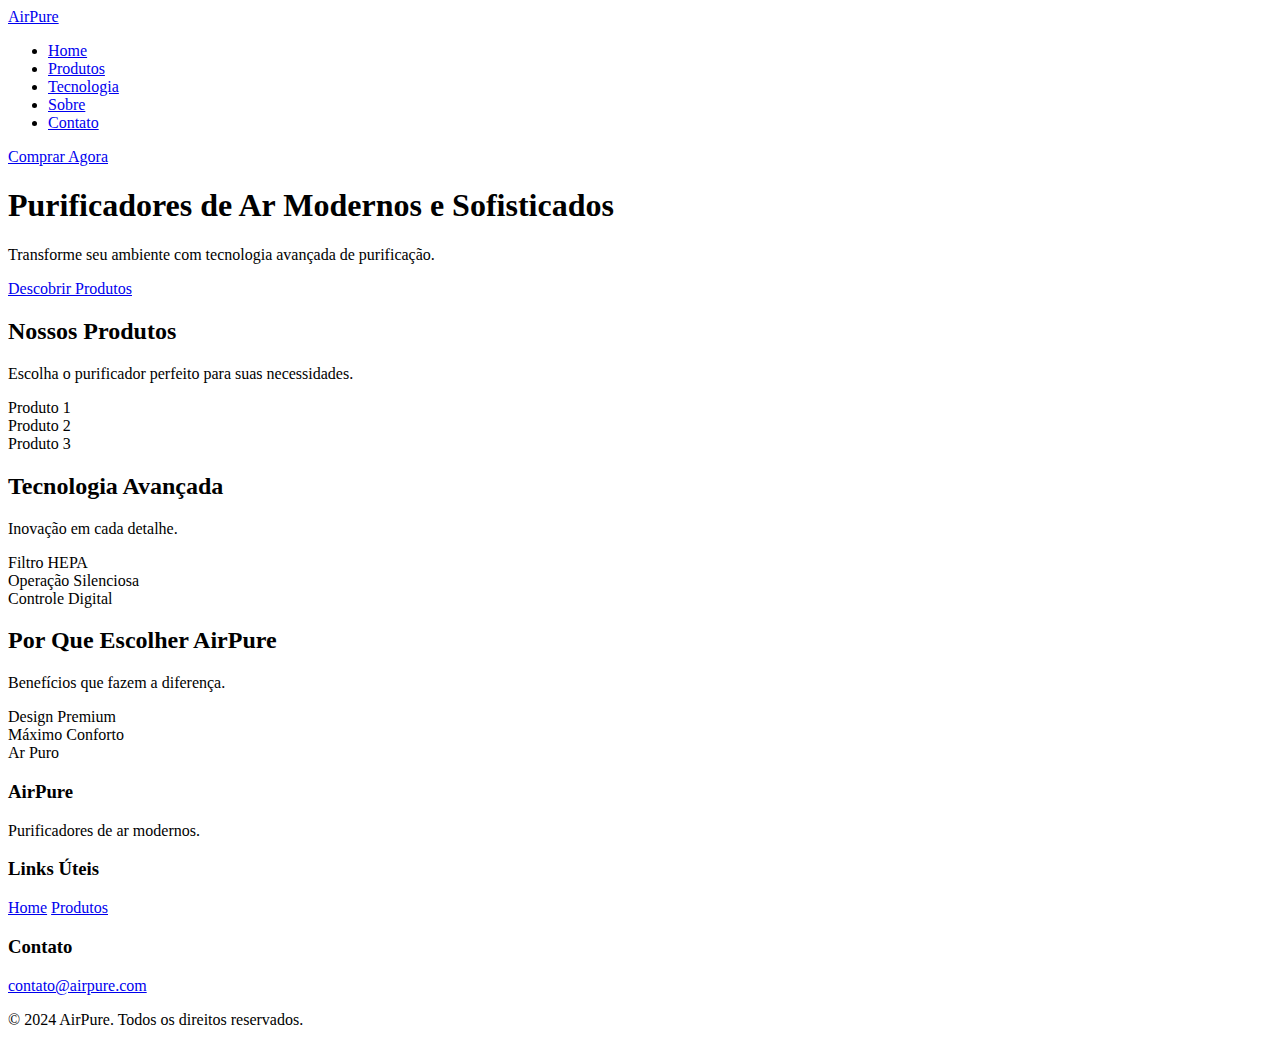
<file: airpure/1001-estrutura-inicial/index.html>
<!DOCTYPE html>
<html lang="pt-BR">
<head>
    <meta charset="UTF-8">
    <meta name="viewport" content="width=device-width, initial-scale=1.0">
    <title>AirPure - Estrutura Inicial</title>
</head>
<body>
    <header>
        <nav>
            <a href="#">AirPure</a>
            <ul>
                <li><a href="#home">Home</a></li>
                <li><a href="#products">Produtos</a></li>
                <li><a href="#technology">Tecnologia</a></li>
                <li><a href="#benefits">Sobre</a></li>
                <li><a href="#footer">Contato</a></li>
            </ul>
            <a href="#products">Comprar Agora</a>
        </nav>
    </header>

    <main>
        <section id="home">
            <h1>Purificadores de Ar Modernos e Sofisticados</h1>
            <p>Transforme seu ambiente com tecnologia avançada de purificação.</p>
            <a href="#products">Descobrir Produtos</a>
        </section>

        <section id="products">
            <h2>Nossos Produtos</h2>
            <p>Escolha o purificador perfeito para suas necessidades.</p>
            <div>
                <div>Produto 1</div>
                <div>Produto 2</div>
                <div>Produto 3</div>
            </div>
        </section>

        <section id="technology">
            <h2>Tecnologia Avançada</h2>
            <p>Inovação em cada detalhe.</p>
            <div>
                <div>Filtro HEPA</div>
                <div>Operação Silenciosa</div>
                <div>Controle Digital</div>
            </div>
        </section>

        <section id="benefits">
            <h2>Por Que Escolher AirPure</h2>
            <p>Benefícios que fazem a diferença.</p>
            <div>
                <div>Design Premium</div>
                <div>Máximo Conforto</div>
                <div>Ar Puro</div>
            </div>
        </section>
    </main>

    <footer id="footer">
        <div>
            <h3>AirPure</h3>
            <p>Purificadores de ar modernos.</p>
        </div>
        <div>
            <h3>Links Úteis</h3>
            <a href="#home">Home</a>
            <a href="#products">Produtos</a>
        </div>
        <div>
            <h3>Contato</h3>
            <a href="mailto:contato@airpure.com">contato@airpure.com</a>
        </div>
        <p>&copy; 2024 AirPure. Todos os direitos reservados.</p>
    </footer>
</body>
</html>
</file>
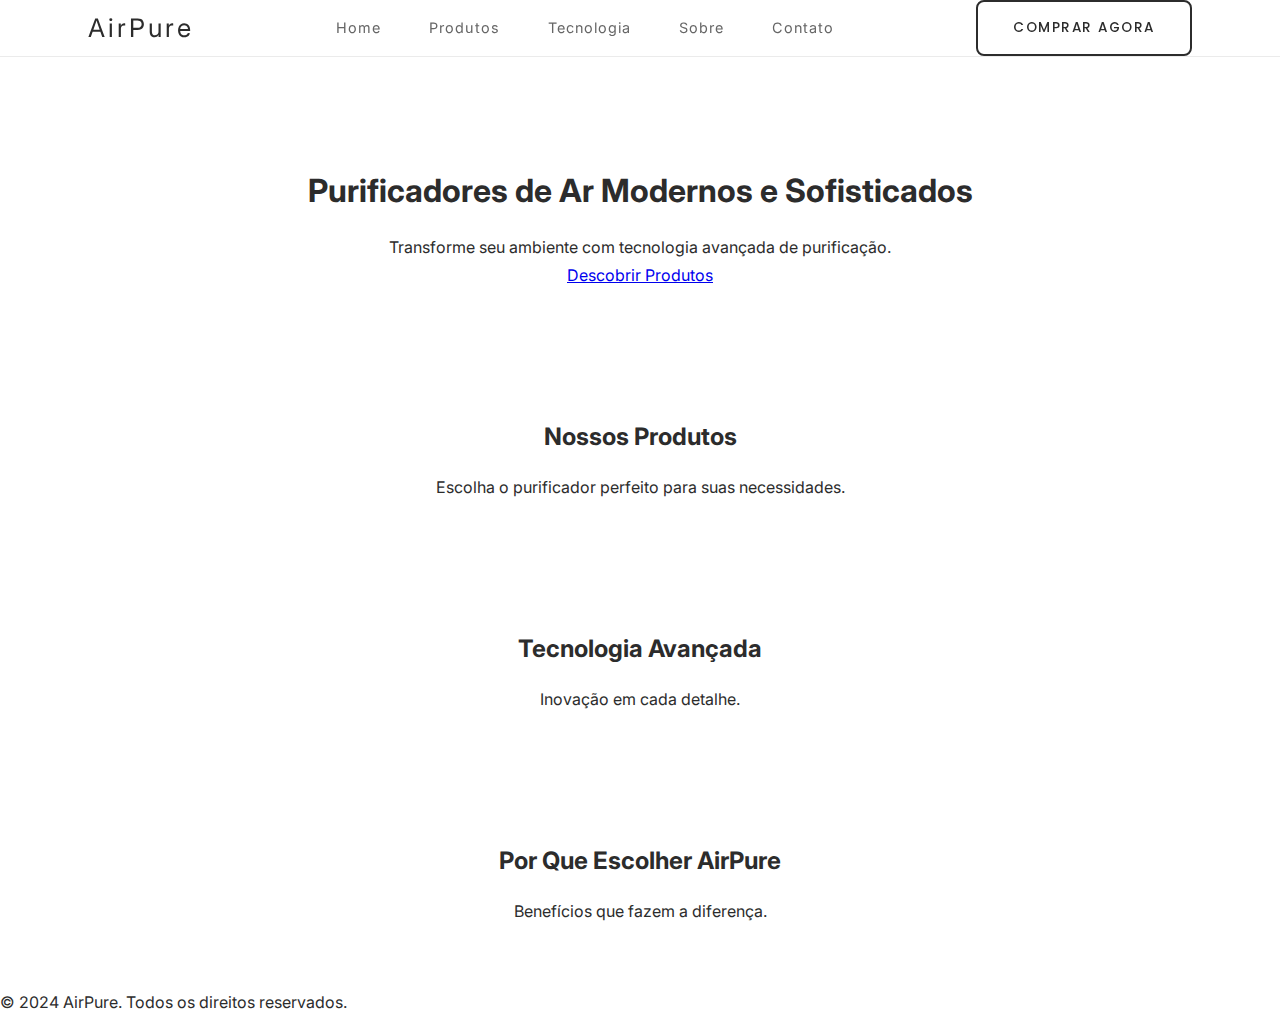
<file: airpure/1002-header/index.html>
<!DOCTYPE html>
<html lang="pt-BR">
<head>
    <meta charset="UTF-8">
    <meta name="viewport" content="width=device-width, initial-scale=1.0">
    <title>AirPure - Header</title>
    <link rel="preconnect" href="https://fonts.googleapis.com">
    <link rel="preconnect" href="https://fonts.gstatic.com" crossorigin>
    <link href="https://fonts.googleapis.com/css2?family=Inter:wght@200;300;400;500&family=Poppins:wght@300;400;500;600&display=swap" rel="stylesheet">
    <link href="./css/header.css" rel="stylesheet">
    <style>
        * {
            margin: 0;
            padding: 0;
            box-sizing: border-box;
        }

        body {
            font-family: 'Inter', -apple-system, BlinkMacSystemFont, 'Segoe UI', Roboto, sans-serif;
            line-height: 1.7;
            color: #2c2c2c;
            background-color: #ffffff;
        }

        main {
            padding-top: 100px;
            min-height: 100vh;
        }

        section {
            padding: 4rem 3rem;
            text-align: center;
        }

        h1, h2 {
            margin-bottom: 1rem;
        }

        /* Mobile */
        @media (max-width: 768px) {
            .nav-menu {
                display: none;
            }

            .nav-container {
                padding: 0 2rem;
            }
        }
    </style>
</head>
<body>
    <header class="header">
        <nav class="nav-container">
            <a href="#" class="logo">AirPure</a>
            <ul class="nav-menu">
                <li><a href="#home">Home</a></li>
                <li><a href="#products">Produtos</a></li>
                <li><a href="#technology">Tecnologia</a></li>
                <li><a href="#benefits">Sobre</a></li>
                <li><a href="#footer">Contato</a></li>
            </ul>
            <a href="#products" class="cta-button">Comprar Agora</a>
        </nav>
    </header>

    <main>
        <section id="home">
            <h1>Purificadores de Ar Modernos e Sofisticados</h1>
            <p>Transforme seu ambiente com tecnologia avançada de purificação.</p>
            <a href="#products">Descobrir Produtos</a>
        </section>

        <section id="products">
            <h2>Nossos Produtos</h2>
            <p>Escolha o purificador perfeito para suas necessidades.</p>
        </section>

        <section id="technology">
            <h2>Tecnologia Avançada</h2>
            <p>Inovação em cada detalhe.</p>
        </section>

        <section id="benefits">
            <h2>Por Que Escolher AirPure</h2>
            <p>Benefícios que fazem a diferença.</p>
        </section>
    </main>

    <footer id="footer">
        <p>&copy; 2024 AirPure. Todos os direitos reservados.</p>
    </footer>

    <script>
        // Header background on scroll
        window.addEventListener('scroll', () => {
            const header = document.querySelector('.header');
            if (window.scrollY > 50) {
                header.classList.add('scrolled');
            } else {
                header.classList.remove('scrolled');
            }
        });
    </script>
</body>
</html>
</file>
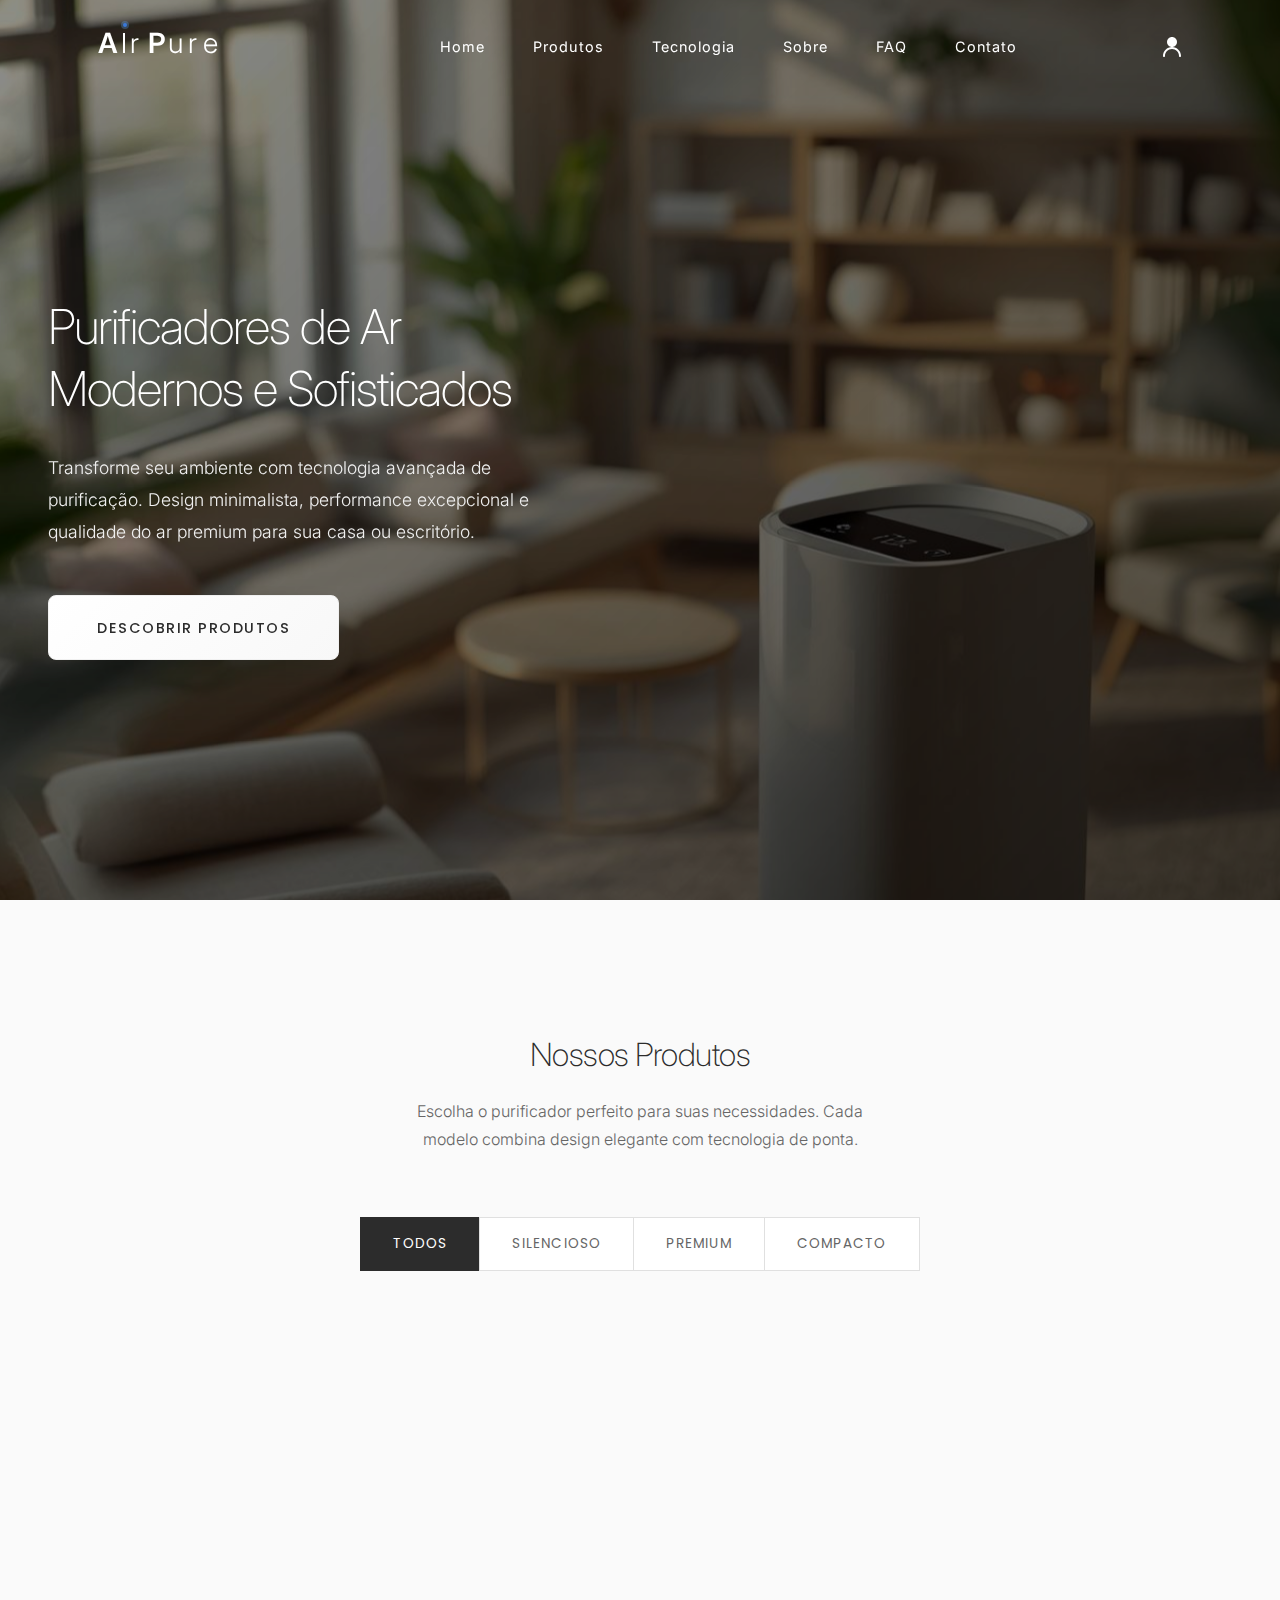
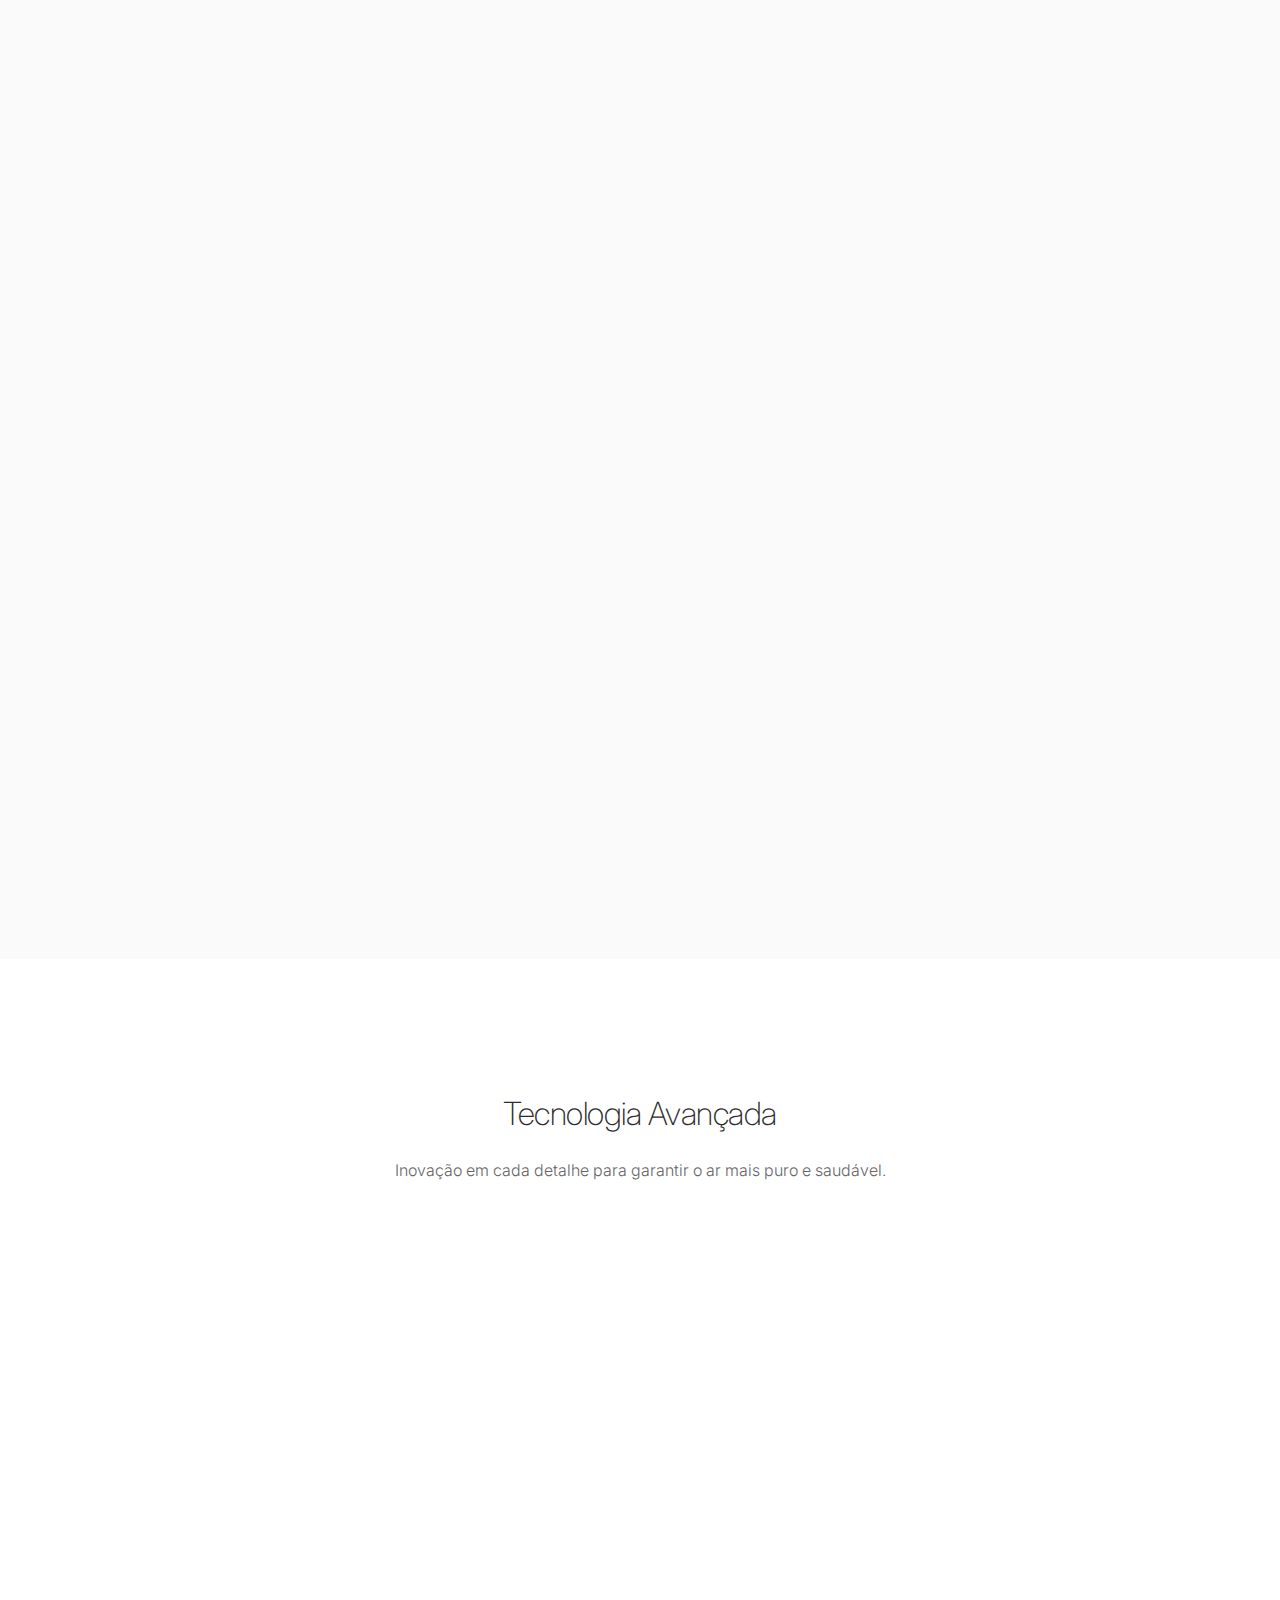
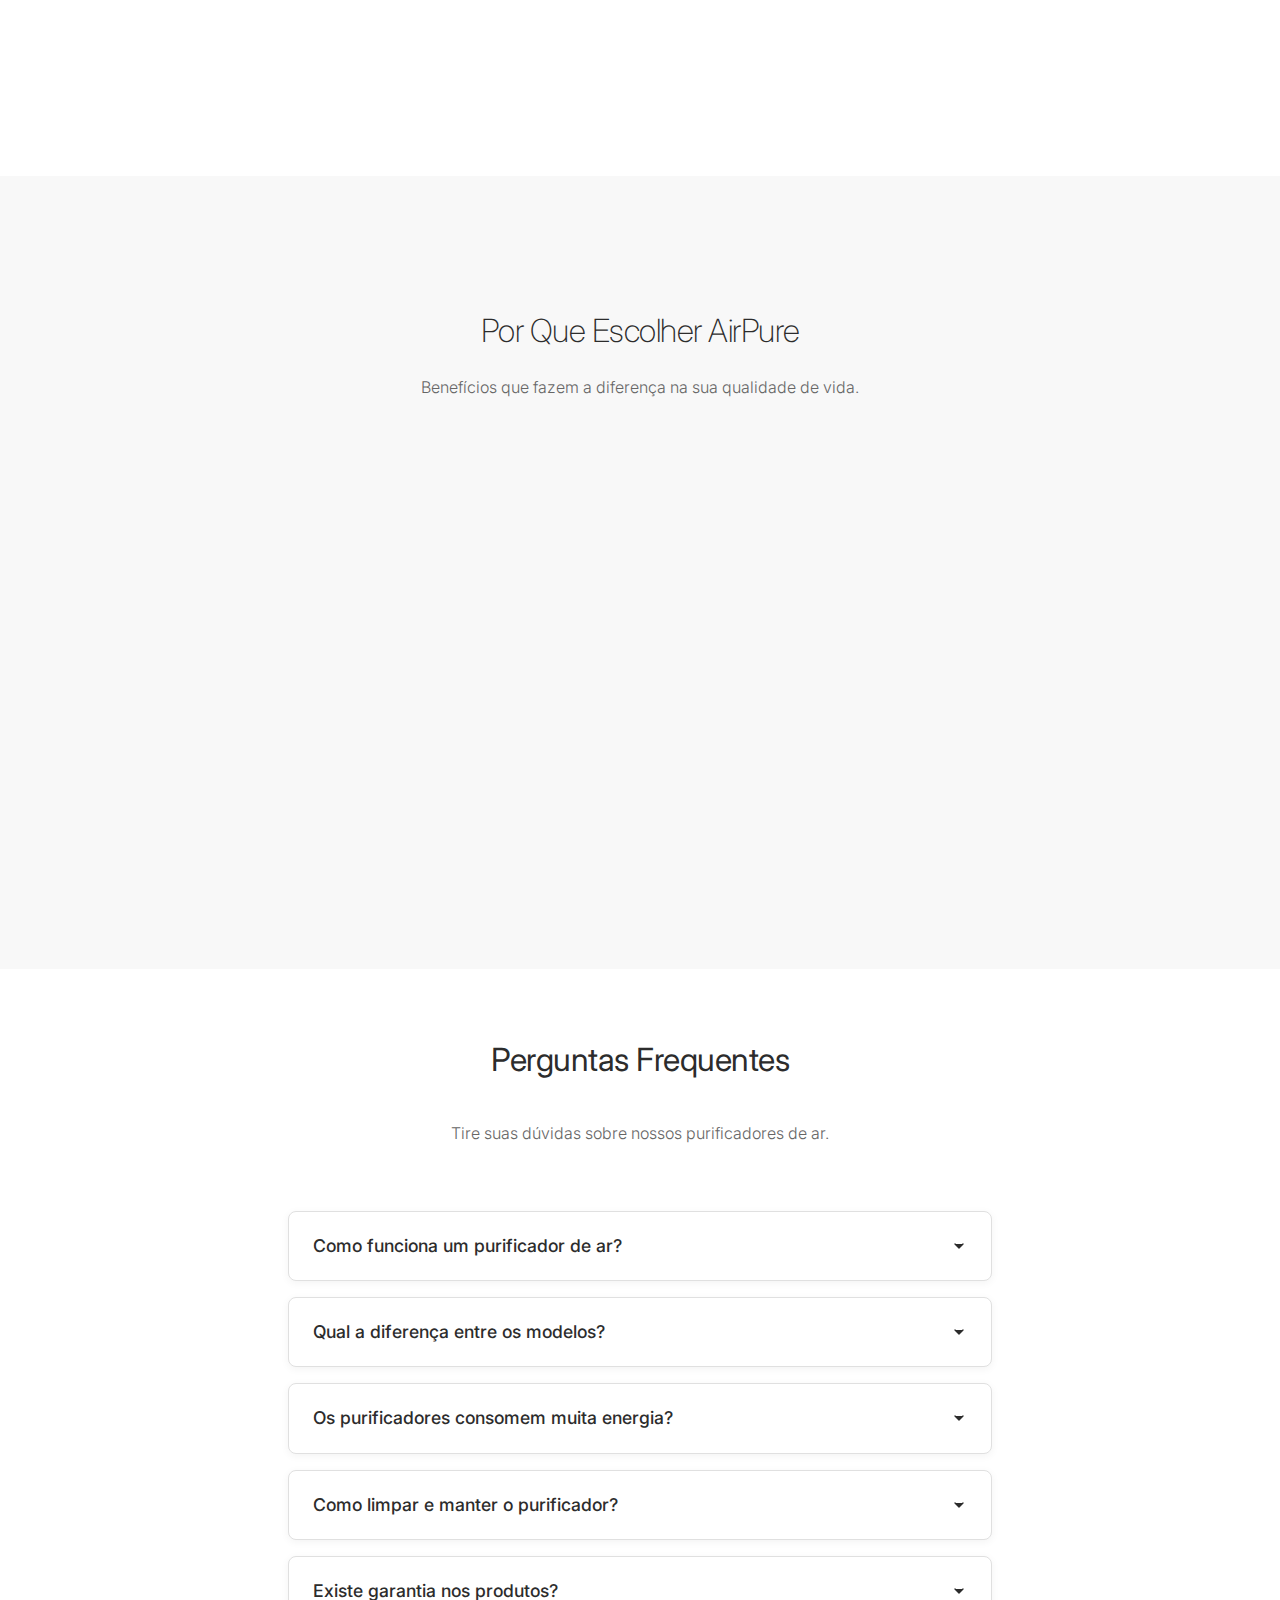
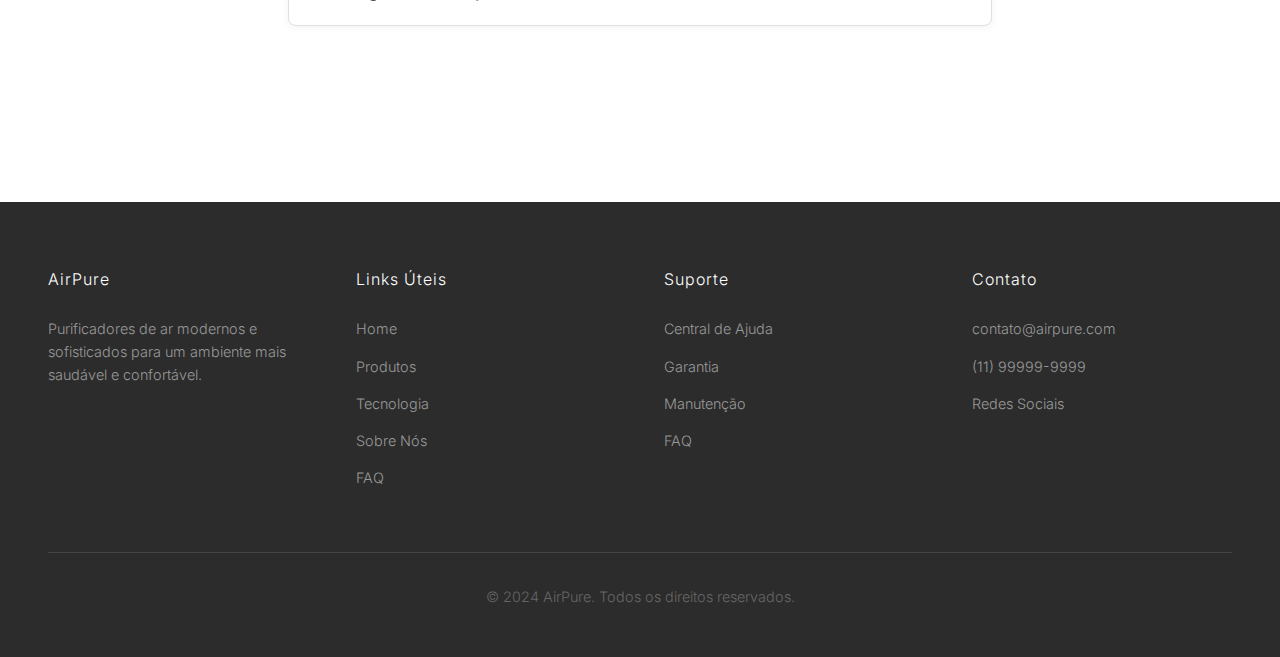
<file: airpure/1010-final/index.html>
<!DOCTYPE html>
<html lang="pt-BR">
<head>
  <meta charset="UTF-8">
  <meta name="viewport" content="width=device-width, initial-scale=1.0">
  <title>AirPure - Purificadores de Ar Modernos</title>
  <meta name="description" content="Purificadores de ar modernos e sofisticados para um ambiente mais saudável e confortável.">

  <link rel="preconnect" href="https://fonts.googleapis.com">
  <link rel="preconnect" href="https://fonts.gstatic.com" crossorigin>
  <link href="https://fonts.googleapis.com/css2?family=Inter:wght@200;300;400;500&family=Poppins:wght@300;400;500;600&display=swap" rel="stylesheet">

  <link href="./css/style.css" rel="stylesheet">
  <link href="./css/faq.css" rel="stylesheet">
</head>

<body id="home">
  <header class="header">
    <nav class="nav-container">
      <div class="logo-container">
        <a href="#" class="logo">
          <svg width="200" height="60" viewBox="0 0 200 60" xmlns="http://www.w3.org/2000/svg" class="airpure-logo">
            <style>
              .pulse-glow {
                animation: pulseGlow 2s ease-in-out infinite;
              }
              @keyframes pulseGlow {
                0%, 100% { opacity: 0.6; transform: scale(1); }
                50% { opacity: 1; transform: scale(1.1); }
              }

              .traveling-bubble {
                opacity: 0;
                transition: opacity 0.5s ease;
              }

              .airpure-logo:hover .pulse-glow {
                opacity: 0;
                animation: none;
              }

              .airpure-logo:hover .traveling-bubble {
                opacity: 1;
                animation: travelAndFloat 12s ease-in-out infinite;
              }

              @keyframes travelAndFloat {
                0% { offset-distance: 0%; transform: translateY(0px); }
                60% { offset-distance: 100%; transform: translateY(0px); }
                70% { offset-distance: 100%; transform: translateY(-1px); }
                75% { offset-distance: 100%; transform: translateY(0px); }
                80% { offset-distance: 100%; transform: translateY(-2px); }
                83% { offset-distance: 100%; transform: translateY(0px); }
                86% { offset-distance: 100%; transform: translateY(-1px); }
                89% { offset-distance: 100%; transform: translateY(0px); }
                92% { offset-distance: 100%; transform: translateY(-3px); }
                95% { offset-distance: 100%; transform: translateY(0px); }
                98% { offset-distance: 100%; transform: translateY(-1px); }
                100% { offset-distance: 100%; transform: translateY(0px); }
              }

              .travel-path {
                offset-path: path('M 37,12 C 50,8 80,6 110,8 C 135,10 145,12 148,20 C 150,32 148,40 145,47 C 140,50 120,50 90,50 C 60,50 30,50 15,47 C 8,44 6,35 8,25 C 10,18 18,14 28,12 C 32,11 35,11 37,12');
              }
            </style>

            <!-- Caminho invisível para a bolha viajar -->
            <defs>
              <path id="travel-route" d="M 37,12 Q 70,2 100,2 Q 140,2 150,15 Q 155,30 150,45 Q 140,52 100,52 Q 60,52 20,52 Q 5,52 5,30 Q 5,15 20,8 Q 30,10 37,12"/>
            </defs>

            <text x="10" y="40" font-family="Inter, sans-serif" font-size="28" font-weight="600" fill="currentColor">A</text>
            <rect x="35" y="20" width="2" height="20" fill="currentColor"/>
            <text x="42" y="40" font-family="Inter, sans-serif" font-size="28" font-weight="300" fill="currentColor">r</text>

            <!-- Círculos pulsantes no "i" (estado inicial) -->
            <circle cx="37" cy="12" r="4" fill="#60a5fa" opacity="0.3" class="pulse-glow"/>
            <circle cx="37" cy="12" r="2" fill="#3b82f6" opacity="0.8" class="pulse-glow" style="animation-delay: 0.3s"/>

            <!-- Bolhas viajantes (aparecem no hover) -->
            <circle r="4" fill="#60a5fa" opacity="0.3" class="traveling-bubble travel-path"/>
            <circle r="2" fill="#3b82f6" opacity="0.8" class="traveling-bubble travel-path"/>

            <text x="60" y="40" font-family="Inter, sans-serif" font-size="28" font-weight="600" fill="currentColor">P</text>
            <text x="80" y="40" font-family="Inter, sans-serif" font-size="28" font-weight="300" fill="currentColor">u</text>
            <text x="100" y="40" font-family="Inter, sans-serif" font-size="28" font-weight="300" fill="currentColor">r</text>
            <text x="115" y="40" font-family="Inter, sans-serif" font-size="28" font-weight="300" fill="currentColor">e</text>
          </svg>
        </a>
      </div>
      <ul class="nav-menu">
        <li><a href="#home">Home</a></li>
        <li><a href="#products">Produtos</a></li>
        <li><a href="#technology">Tecnologia</a></li>
        <li><a href="#benefits">Sobre</a></li>
        <li><a href="#faq">FAQ</a></li>
        <li><a href="#footer">Contato</a></li>
      </ul>
      <button class="profile-icon" aria-label="Perfil">
        <svg width="24" height="24" viewBox="0 0 24 24" fill="none" xmlns="http://www.w3.org/2000/svg">
          <path d="M12 12C14.7614 12 17 9.76142 17 7C17 4.23858 14.7614 2 12 2C9.23858 2 7 4.23858 7 7C7 9.76142 9.23858 12 12 12Z" fill="white"/>
          <path d="M12 14C8.13401 14 5 17.134 5 21C5 21.5523 4.55228 22 4 22C3.44772 22 3 21.5523 3 21C3 16.0294 7.02944 12 12 12C16.9706 12 21 16.0294 21 21C21 21.5523 20.5523 22 20 22C19.4477 22 19 21.5523 19 21C19 17.134 15.866 14 12 14Z" fill="white"/>
        </svg>
      </button>
      <div class="hamburger-menu">
        <button class="hamburger-toggle" aria-label="Abrir menu">
          <span class="bar bar1"></span>
          <span class="bar bar2"></span>
          <span class="bar bar3"></span>
        </button>
        <nav class="hamburger-nav">
          <ul>
            <li><a href="#home">Home</a></li>
            <li><a href="#products">Produtos</a></li>
            <li><a href="#technology">Tecnologia</a></li>
            <li><a href="#benefits">Sobre</a></li>
            <li><a href="#faq">FAQ</a></li>
            <li><a href="#footer">Contato</a></li>
          </ul>
        </nav>
      </div>
    </nav>
  </header>

  <main>
    <section id="home" class="hero">
      <div class="hero-container">
        <div class="hero-content">
          <h1>Purificadores de Ar Modernos e Sofisticados</h1>
          <p>Transforme seu ambiente com tecnologia avançada de purificação. Design minimalista, performance excepcional e qualidade do ar premium para sua casa ou escritório.</p>
          <a href="#products" class="hero-cta-button">Descobrir Produtos</a>
        </div>
        <!-- Removed purifier-showcase as requested -->
        <!-- <div class="hero-image">
          <div class="purifier-showcase">
            <div class="top-panel"></div>
            <div class="control-button"></div>
          </div>
        </div> -->
      </div>
    </section>

    <section id="products" class="products">
      <h2 class="section-title">Nossos Produtos</h2>
      <p class="section-subtitle">Escolha o purificador perfeito para suas necessidades. Cada modelo combina design elegante com tecnologia de ponta.</p>

      <div class="filter-buttons">
        <button class="filter-btn active" data-filter="all">Todos</button>
        <button class="filter-btn" data-filter="silent">Silencioso</button>
        <button class="filter-btn" data-filter="premium">Premium</button>
        <button class="filter-btn" data-filter="compact">Compacto</button>
      </div>

      <div class="products-grid" id="productsGrid">
        <div class="product-card" data-category="premium">
          <div class="product-image">
            <img src="./images/produtos/Max.jpg" alt="AirPure Max">
          </div>
          <div class="product-info">
            <h3 class="product-name">AirPure Max</h3>
            <p class="product-description">Purificador premium com filtro HEPA H13 e controle inteligente via app.</p>
            <div class="product-price">R$ 1.299</div>
            <button class="product-button">Comprar Agora</button>
          </div>
        </div>

        <div class="product-card" data-category="silent">
          <div class="product-image">
            <img src="./images/produtos/Silent.jpg" alt="AirPure Silent">
          </div>
          <div class="product-info">
            <h3 class="product-name">AirPure Silent</h3>
            <p class="product-description">Operação ultra silenciosa, ideal para quartos e escritórios.</p>
            <div class="product-price">R$ 899</div>
            <button class="product-button">Comprar Agora</button>
          </div>
        </div>

        <div class="product-card" data-category="compact">
          <div class="product-image">
            <img src="./images/produtos/Compact.jpg" alt="AirPure Compact">
          </div>
          <div class="product-info">
            <h3 class="product-name">AirPure Compact</h3>
            <p class="product-description">Design compacto e portátil, perfeito para espaços menores.</p>
            <div class="product-price">R$ 599</div>
            <button class="product-button">Comprar Agora</button>
          </div>
        </div>

        <div class="product-card" data-category="premium">
          <div class="product-image">
            <img src="./images/produtos/Wiiser.jpg" alt="AirPure Wiiser">
          </div>
          <div class="product-info">
            <h3 class="product-name">AirPure Wiiser</h3>
            <p class="product-description">Modelo top de linha com purificação UV e ionização.</p>
            <div class="product-price">R$ 1.599</div>
            <button class="product-button">Comprar Agora</button>
          </div>
        </div>

        <div class="product-card" data-category="silent compact">
          <div class="product-image">
            <img src="./images/produtos/Mini.jpg" alt="AirPure Mini">
          </div>
          <div class="product-info">
            <h3 class="product-name">AirPure Mini</h3>
            <p class="product-description">Compacto e silencioso, ideal para mesa de trabalho.</p>
            <div class="product-price">R$ 399</div>
            <button class="product-button">Comprar Agora</button>
          </div>
        </div>

        <div class="product-card" data-category="premium silent">
          <div class="product-image">
            <img src="./images/produtos/Zen.jpg" alt="AirPure Zen">
          </div>
          <div class="product-info">
            <h3 class="product-name">AirPure Zen</h3>
            <p class="product-description">Premium silencioso com aromaterapia integrada.</p>
            <div class="product-price">R$ 1.199</div>
            <button class="product-button">Comprar Agora</button>
          </div>
        </div>
      </div>
    </section>

    <section id="technology" class="technology">
      <h2 class="section-title">Tecnologia Avançada</h2>
      <p class="section-subtitle">Inovação em cada detalhe para garantir o ar mais puro e saudável.</p>

      <div class="tech-grid">
        <div class="tech-card fade-in">
          <div class="tech-icon">🔬</div>
          <h3 class="tech-title">Filtro HEPA</h3>
          <p class="tech-description">Remove 99,97% das partículas de 0,3 mícrons, incluindo vírus, bactérias e alérgenos.</p>
        </div>

        <div class="tech-card fade-in">
          <div class="tech-icon">🤫</div>
          <h3 class="tech-title">Operação Silenciosa</h3>
          <p class="tech-description">Tecnologia de redução de ruído para funcionamento praticamente inaudível.</p>
        </div>

        <div class="tech-card fade-in">
          <div class="tech-icon">📱</div>
          <h3 class="tech-title">Controle Digital</h3>
          <p class="tech-description">Controle total via aplicativo móvel com monitoramento em tempo real.</p>
        </div>

        <div class="tech-card fade-in">
          <div class="tech-icon">🌐</div>
          <h3 class="tech-title">IoT Inteligente</h3>
          <p class="tech-description">Sensores automáticos que ajustam a purificação conforme a qualidade do ar.</p>
        </div>
      </div>
    </section>

    <section id="benefits" class="benefits">
      <h2 class="section-title">Por Que Escolher AirPure</h2>
      <p class="section-subtitle">Benefícios que fazem a diferença na sua qualidade de vida.</p>

      <div class="benefits-grid">
        <div class="benefit-card">
          <div class="benefit-icon">✨</div>
          <h3 class="benefit-title">Design Premium</h3>
          <p class="benefit-description">Estética minimalista que complementa qualquer ambiente moderno.</p>
        </div>

        <div class="benefit-card">
          <div class="benefit-icon">🏠</div>
          <h3 class="benefit-title">Máximo Conforto</h3>
          <p class="benefit-description">Operação silenciosa e eficiente para seu bem-estar diário.</p>
        </div>

        <div class="benefit-card">
          <div class="benefit-icon">💨</div>
          <h3 class="benefit-title">Ar Puro</h3>
          <p class="benefit-description">Eliminação de 99,97% dos poluentes, alérgenos e partículas nocivas.</p>
        </div>

        <div class="benefit-card">
          <div class="benefit-icon">🌱</div>
          <h3 class="benefit-title">Sustentabilidade</h3>
          <p class="benefit-description">Tecnologia eco-friendly com baixo consumo energético.</p>
        </div>
      </div>
    </section>
  </main>

  <section id="faq" class="faq">
    <h2 class="section-title">Perguntas Frequentes</h2>
    <p class="section-subtitle">Tire suas dúvidas sobre nossos purificadores de ar.</p>

    <div class="faq-container">
      <div class="faq-item">
        <div class="faq-question">
          Como funciona um purificador de ar?
          <svg class="arrow" viewBox="0 0 24 24" fill="none" xmlns="http://www.w3.org/2000/svg">
            <path d="M6 9L12 15L18 9" stroke="currentColor" stroke-width="2" stroke-linecap="round" stroke-linejoin="round"/>
          </svg>
        </div>
        <div class="faq-answer">
          Um purificador de ar utiliza filtros avançados, como HEPA, para capturar partículas poluentes, alérgenos e bactérias do ar ambiente, liberando ar limpo e saudável.
        </div>
      </div>

      <div class="faq-item">
        <div class="faq-question">
          Qual a diferença entre os modelos?
          <svg class="arrow" viewBox="0 0 24 24" fill="none" xmlns="http://www.w3.org/2000/svg">
            <path d="M6 9L12 15L18 9" stroke="currentColor" stroke-width="2" stroke-linecap="round" stroke-linejoin="round"/>
          </svg>
        </div>
        <div class="faq-answer">
          Nossos modelos variam em tamanho, capacidade de purificação e recursos adicionais. O Compact é ideal para espaços pequenos, enquanto o Max oferece máxima cobertura para ambientes maiores.
        </div>
      </div>

      <div class="faq-item">
        <div class="faq-question">
          Os purificadores consomem muita energia?
          <svg class="arrow" viewBox="0 0 24 24" fill="none" xmlns="http://www.w3.org/2000/svg">
            <path d="M6 9L12 15L18 9" stroke="currentColor" stroke-width="2" stroke-linecap="round" stroke-linejoin="round"/>
          </svg>
        </div>
        <div class="faq-answer">
          Não, nossos purificadores são projetados para eficiência energética, consumindo menos energia que uma lâmpada LED típica, garantindo economia e sustentabilidade.
        </div>
      </div>

      <div class="faq-item">
        <div class="faq-question">
          Como limpar e manter o purificador?
          <svg class="arrow" viewBox="0 0 24 24" fill="none" xmlns="http://www.w3.org/2000/svg">
            <path d="M6 9L12 15L18 9" stroke="currentColor" stroke-width="2" stroke-linecap="round" stroke-linejoin="round"/>
          </svg>
        </div>
        <div class="faq-answer">
          Limpe o exterior com um pano úmido e substitua os filtros conforme recomendado no manual. Recomendamos limpeza mensal e troca de filtros a cada 6-12 meses, dependendo do uso.
        </div>
      </div>

      <div class="faq-item">
        <div class="faq-question">
          Existe garantia nos produtos?
          <svg class="arrow" viewBox="0 0 24 24" fill="none" xmlns="http://www.w3.org/2000/svg">
            <path d="M6 9L12 15L18 9" stroke="currentColor" stroke-width="2" stroke-linecap="round" stroke-linejoin="round"/>
          </svg>
        </div>
        <div class="faq-answer">
          Sim, oferecemos garantia de 2 anos contra defeitos de fabricação. Para mais detalhes, consulte nossa política de garantia ou entre em contato com nosso suporte.
        </div>
      </div>
    </div>
  </section>

  <footer id="footer" class="footer">
    <div class="footer-container">
      <div class="footer-section">
        <h3>AirPure</h3>
        <p>Purificadores de ar modernos e sofisticados para um ambiente mais saudável e confortável.</p>
      </div>

      <div class="footer-section">
        <h3>Links Úteis</h3>
        <a href="#home">Home</a>
        <a href="#products">Produtos</a>
        <a href="#technology">Tecnologia</a>
        <a href="#benefits">Sobre Nós</a>
        <a href="#faq">FAQ</a>
      </div>

      <div class="footer-section">
        <h3>Suporte</h3>
        <a href="#">Central de Ajuda</a>
        <a href="#">Garantia</a>
        <a href="#">Manutenção</a>
        <a href="#">FAQ</a>
      </div>

      <div class="footer-section">
        <h3>Contato</h3>
        <a href="mailto:contato@airpure.com">contato@airpure.com</a>
        <a href="tel:+5511999999999">(11) 99999-9999</a>
        <a href="#">Redes Sociais</a>
      </div>
    </div>

    <div class="footer-bottom">
      <p>&copy; 2024 AirPure. Todos os direitos reservados.</p>
    </div>
  </footer>

  <script src="./js/script.js"></script>
  <script src="./js/hero-slider.js"></script>
</body>
</html>
</file>
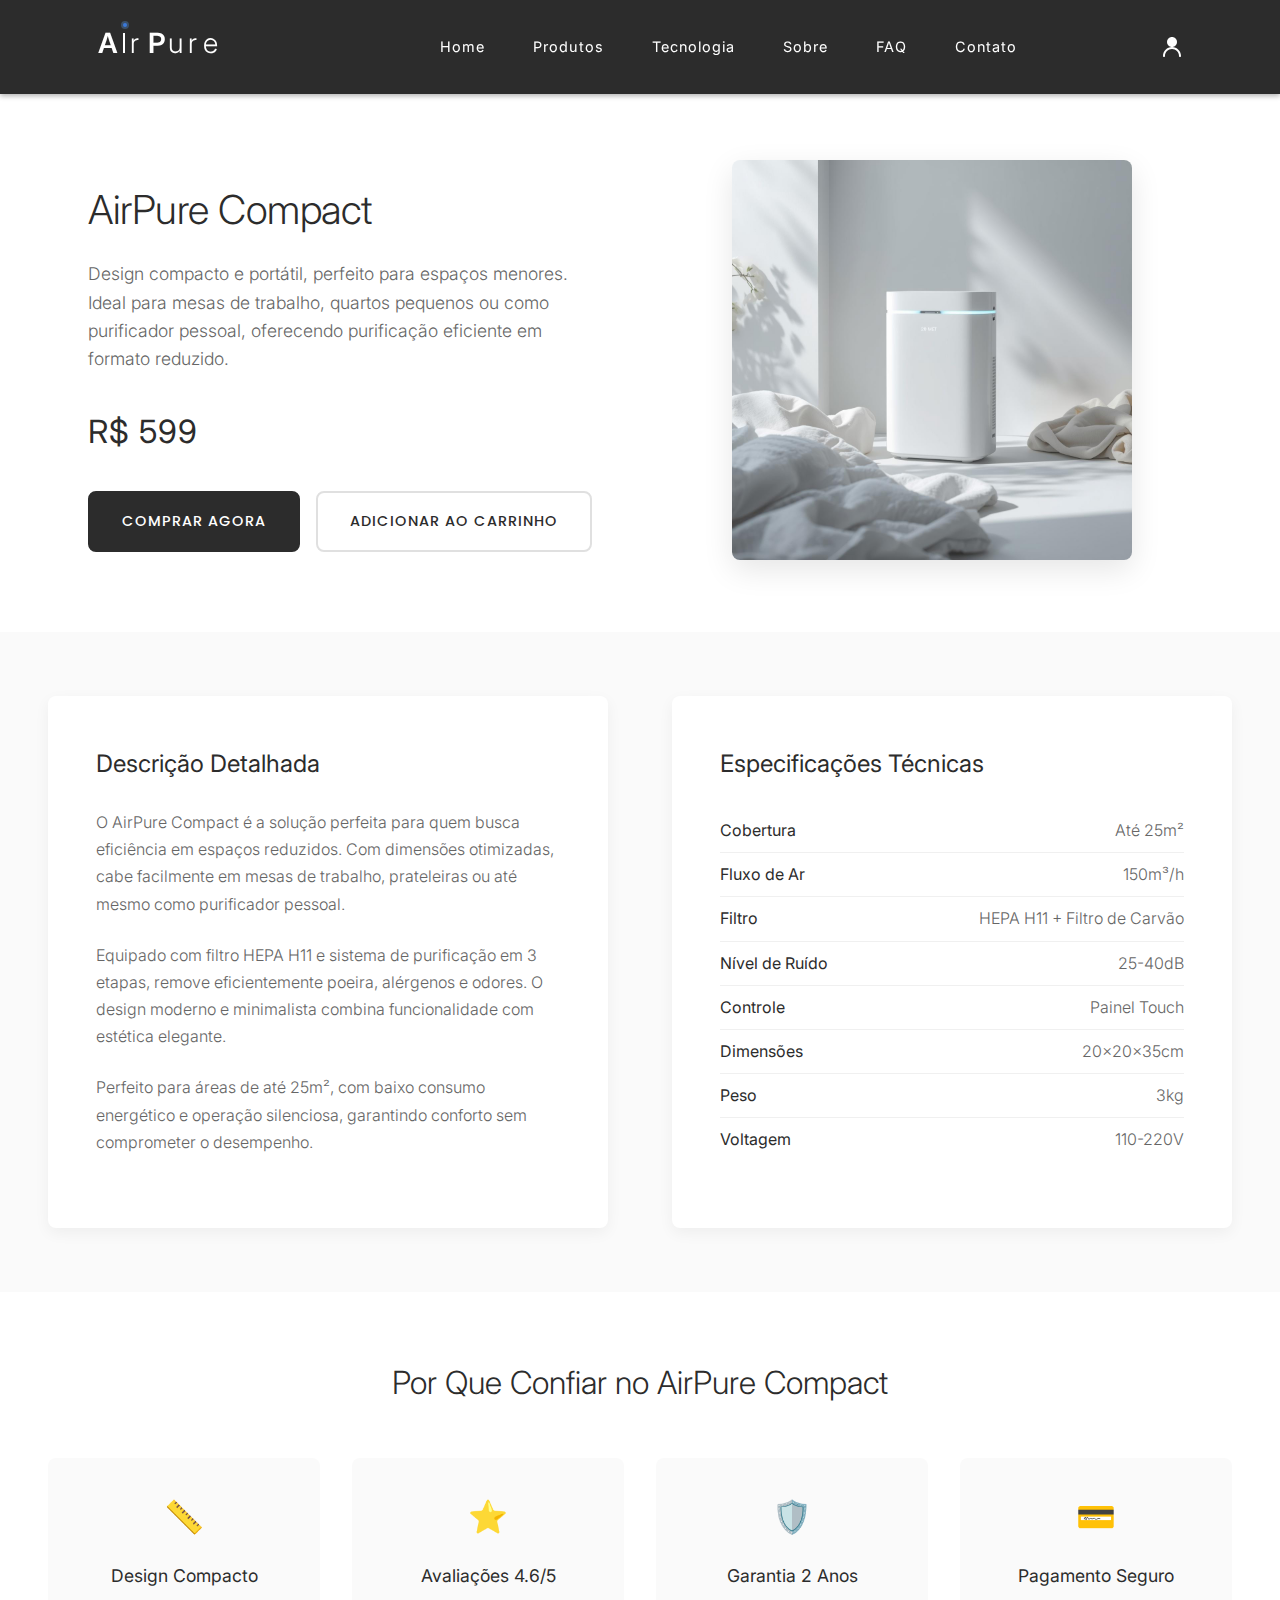
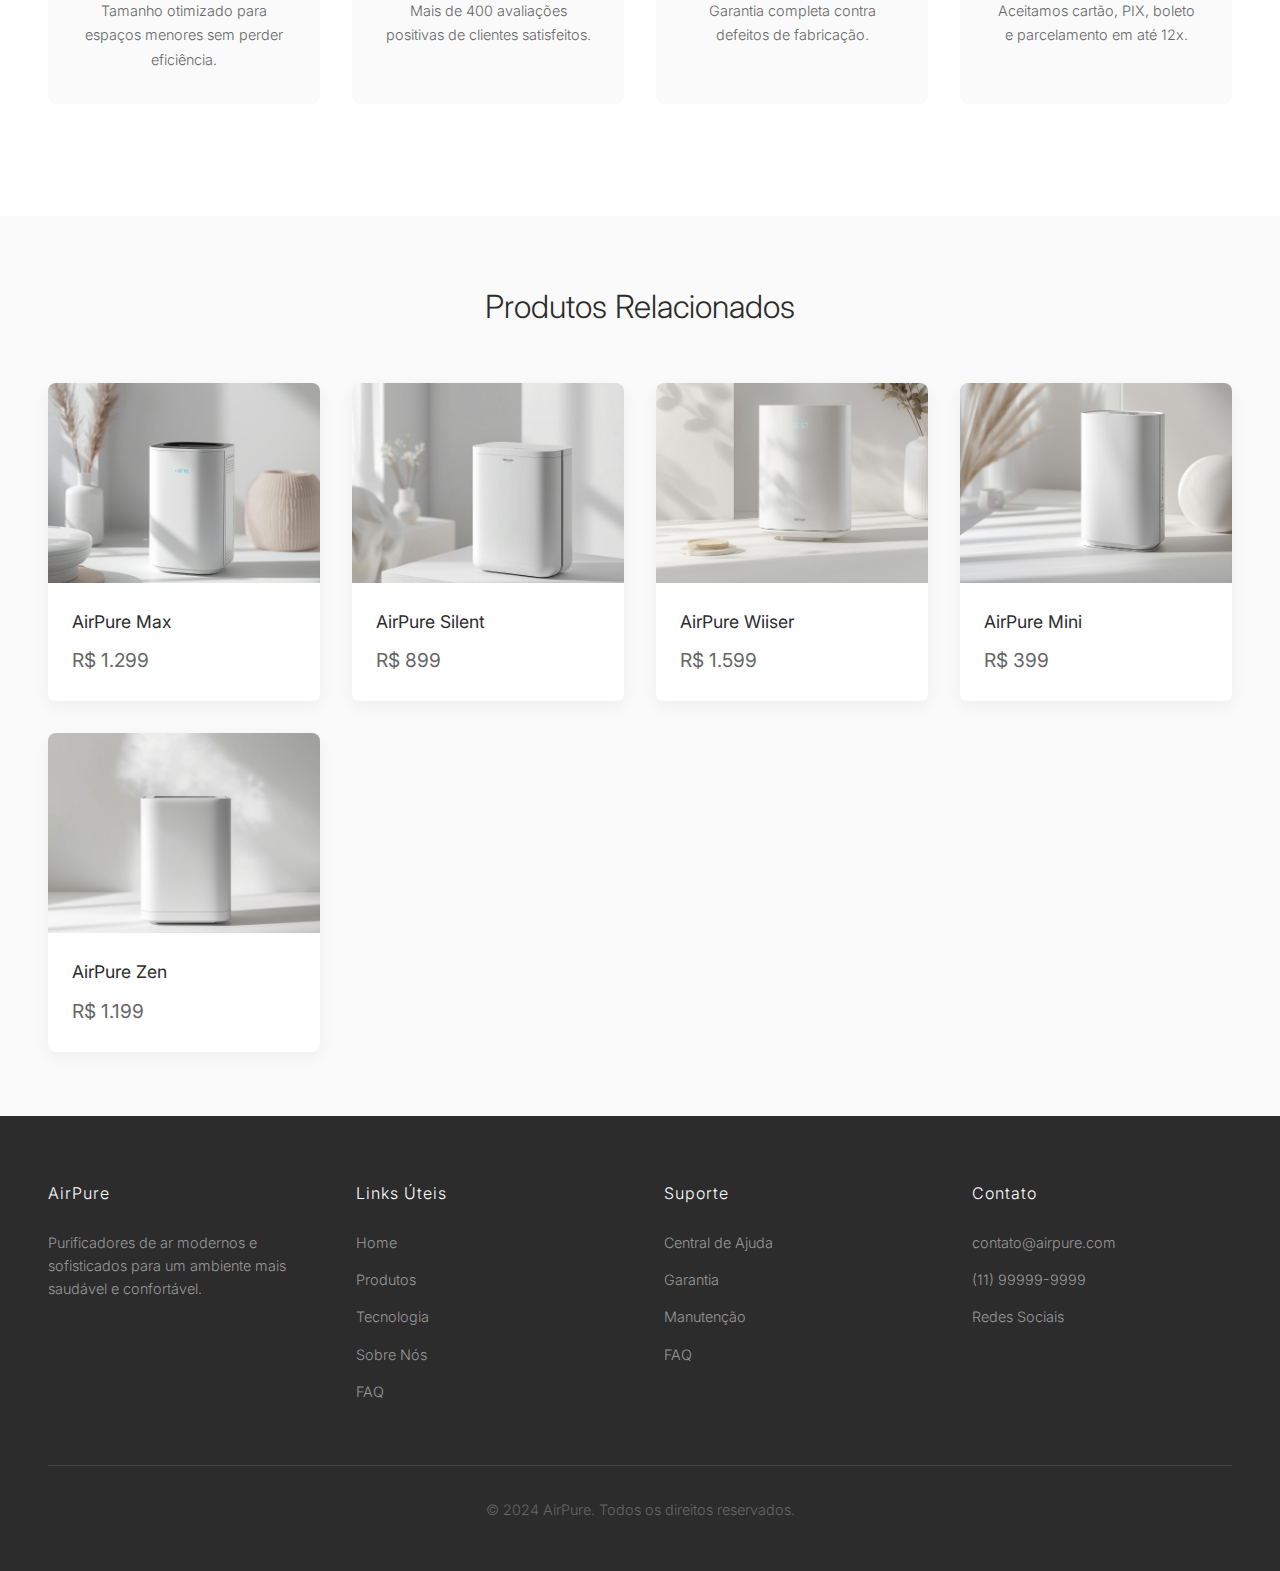
<file: airpure/1010-final/products/compact.html>
<!DOCTYPE html>
<html lang="pt-BR">
<head>
  <meta charset="UTF-8">
  <meta name="viewport" content="width=device-width, initial-scale=1.0">
  <title>AirPure Compact - Purificador Compacto</title>
  <meta name="description" content="Design compacto e portátil, perfeito para espaços menores.">

  <link rel="preconnect" href="https://fonts.googleapis.com">
  <link rel="preconnect" href="https://fonts.gstatic.com" crossorigin>
  <link href="https://fonts.googleapis.com/css2?family=Inter:wght@200;300;400;500&family=Poppins:wght@300;400;500;600&display=swap" rel="stylesheet">

  <link href="../css/style.css" rel="stylesheet">
  <link href="product-page.css" rel="stylesheet">
</head>

<body id="product">
  <header class="header">
    <nav class="nav-container">
      <div class="logo-container">
        <a href="../index.html" class="logo">
          <svg width="200" height="60" viewBox="0 0 200 60" xmlns="http://www.w3.org/2000/svg" class="airpure-logo">
            <style>
              .pulse-glow {
                animation: pulseGlow 2s ease-in-out infinite;
              }
              @keyframes pulseGlow {
                0%, 100% { opacity: 0.6; transform: scale(1); }
                50% { opacity: 1; transform: scale(1.1); }
              }

              .traveling-bubble {
                opacity: 0;
                transition: opacity 0.5s ease;
              }

              .airpure-logo:hover .pulse-glow {
                opacity: 0;
                animation: none;
              }

              .airpure-logo:hover .traveling-bubble {
                opacity: 1;
                animation: travelAndFloat 12s ease-in-out infinite;
              }

              @keyframes travelAndFloat {
                0% { offset-distance: 0%; transform: translateY(0px); }
                60% { offset-distance: 100%; transform: translateY(0px); }
                70% { offset-distance: 100%; transform: translateY(-1px); }
                75% { offset-distance: 100%; transform: translateY(0px); }
                80% { offset-distance: 100%; transform: translateY(-2px); }
                83% { offset-distance: 100%; transform: translateY(0px); }
                86% { offset-distance: 100%; transform: translateY(-1px); }
                89% { offset-distance: 100%; transform: translateY(0px); }
                92% { offset-distance: 100%; transform: translateY(-3px); }
                95% { offset-distance: 100%; transform: translateY(0px); }
                98% { offset-distance: 100%; transform: translateY(-1px); }
                100% { offset-distance: 100%; transform: translateY(0px); }
              }

              .travel-path {
                offset-path: path('M 37,12 C 50,8 80,6 110,8 C 135,10 145,12 148,20 C 150,32 148,40 145,47 C 140,50 120,50 90,50 C 60,50 30,50 15,47 C 8,44 6,35 8,25 C 10,18 18,14 28,12 C 32,11 35,11 37,12');
              }
            </style>

            <defs>
              <path id="travel-route" d="M 37,12 Q 70,2 100,2 Q 140,2 150,15 Q 155,30 150,45 Q 140,52 100,52 Q 60,52 20,52 Q 5,52 5,30 Q 5,15 20,8 Q 30,10 37,12"/>
            </defs>

            <text x="10" y="40" font-family="Inter, sans-serif" font-size="28" font-weight="600" fill="currentColor">A</text>
            <rect x="35" y="20" width="2" height="20" fill="currentColor"/>
            <text x="42" y="40" font-family="Inter, sans-serif" font-size="28" font-weight="300" fill="currentColor">r</text>

            <circle cx="37" cy="12" r="4" fill="#60a5fa" opacity="0.3" class="pulse-glow"/>
            <circle cx="37" cy="12" r="2" fill="#3b82f6" opacity="0.8" class="pulse-glow" style="animation-delay: 0.3s"/>

            <circle r="4" fill="#60a5fa" opacity="0.3" class="traveling-bubble travel-path"/>
            <circle r="2" fill="#3b82f6" opacity="0.8" class="traveling-bubble travel-path"/>

            <text x="60" y="40" font-family="Inter, sans-serif" font-size="28" font-weight="600" fill="currentColor">P</text>
            <text x="80" y="40" font-family="Inter, sans-serif" font-size="28" font-weight="300" fill="currentColor">u</text>
            <text x="100" y="40" font-family="Inter, sans-serif" font-size="28" font-weight="300" fill="currentColor">r</text>
            <text x="115" y="40" font-family="Inter, sans-serif" font-size="28" font-weight="300" fill="currentColor">e</text>
          </svg>
        </a>
      </div>
      <ul class="nav-menu">
        <li><a href="../index.html#home">Home</a></li>
        <li><a href="../index.html#products">Produtos</a></li>
        <li><a href="../index.html#technology">Tecnologia</a></li>
        <li><a href="../index.html#benefits">Sobre</a></li>
        <li><a href="../index.html#faq">FAQ</a></li>
        <li><a href="../index.html#footer">Contato</a></li>
      </ul>
      <button class="profile-icon" aria-label="Perfil">
        <svg width="24" height="24" viewBox="0 0 24 24" fill="none" xmlns="http://www.w3.org/2000/svg">
          <path d="M12 12C14.7614 12 17 9.76142 17 7C17 4.23858 14.7614 2 12 2C9.23858 2 7 4.23858 7 7C7 9.76142 9.23858 12 12 12Z" fill="white"/>
          <path d="M12 14C8.13401 14 5 17.134 5 21C5 21.5523 4.55228 22 4 22C3.44772 22 3 21.5523 3 21C3 16.0294 7.02944 12 12 12C16.9706 12 21 16.0294 21 21C21 21.5523 20.5523 22 20 22C19.4477 22 19 21.5523 19 21C19 17.134 15.866 14 12 14Z" fill="white"/>
        </svg>
      </button>
      <div class="hamburger-menu">
        <button class="hamburger-toggle" aria-label="Abrir menu">
          <span class="bar bar1"></span>
          <span class="bar bar2"></span>
          <span class="bar bar3"></span>
        </button>
        <nav class="hamburger-nav">
          <ul>
            <li><a href="../index.html#home">Home</a></li>
            <li><a href="../index.html#products">Produtos</a></li>
            <li><a href="../index.html#technology">Tecnologia</a></li>
            <li><a href="../index.html#benefits">Sobre</a></li>
            <li><a href="../index.html#faq">FAQ</a></li>
            <li><a href="../index.html#footer">Contato</a></li>
          </ul>
        </nav>
      </div>
    </nav>
  </header>

  <main>
    <!-- Product Info Section -->
    <section class="product-info-section">
      <div class="product-info-left">
        <h2 class="product-info-title">AirPure Compact</h2>
        <p class="product-info-description">Design compacto e portátil, perfeito para espaços menores. Ideal para mesas de trabalho, quartos pequenos ou como purificador pessoal, oferecendo purificação eficiente em formato reduzido.</p>
        <p class="product-info-price">R$ 599</p>
        <div class="product-info-buttons">
          <a href="#" class="btn-primary">Comprar Agora</a>
          <button class="btn-secondary">Adicionar ao Carrinho</button>
        </div>
      </div>
      <div class="product-info-right">
        <div class="product-carousel">
          <img src="../images/produtos/Compact.jpg" alt="AirPure Compact" class="carousel-image product-main-image">
          <div class="carousel-image" style="opacity: 0; position: absolute; top: 0; left: 0; width: 100%; height: 100%; background: #f0f0f0; display: flex; align-items: center; justify-content: center; color: #666;">Imagem 2 (Placeholder)</div>
          <div class="carousel-image" style="opacity: 0; position: absolute; top: 0; left: 0; width: 100%; height: 100%; background: #f0f0f0; display: flex; align-items: center; justify-content: center; color: #666;">Imagem 3 (Placeholder)</div>
        </div>
      </div>
    </section>

    <!-- Detailed Section -->
    <section class="product-detailed">
      <div class="product-detailed-container">
        <div class="product-description-expanded">
          <h3>Descrição Detalhada</h3>
          <p>O AirPure Compact é a solução perfeita para quem busca eficiência em espaços reduzidos. Com dimensões otimizadas, cabe facilmente em mesas de trabalho, prateleiras ou até mesmo como purificador pessoal.</p>
          <p>Equipado com filtro HEPA H11 e sistema de purificação em 3 etapas, remove eficientemente poeira, alérgenos e odores. O design moderno e minimalista combina funcionalidade com estética elegante.</p>
          <p>Perfeito para áreas de até 25m², com baixo consumo energético e operação silenciosa, garantindo conforto sem comprometer o desempenho.</p>
        </div>
        <div class="product-specs">
          <h3>Especificações Técnicas</h3>
          <ul class="specs-list">
            <li><span class="spec-name">Cobertura</span><span class="spec-value">Até 25m²</span></li>
            <li><span class="spec-name">Fluxo de Ar</span><span class="spec-value">150m³/h</span></li>
            <li><span class="spec-name">Filtro</span><span class="spec-value">HEPA H11 + Filtro de Carvão</span></li>
            <li><span class="spec-name">Nível de Ruído</span><span class="spec-value">25-40dB</span></li>
            <li><span class="spec-name">Controle</span><span class="spec-value">Painel Touch</span></li>
            <li><span class="spec-name">Dimensões</span><span class="spec-value">20x20x35cm</span></li>
            <li><span class="spec-name">Peso</span><span class="spec-value">3kg</span></li>
            <li><span class="spec-name">Voltagem</span><span class="spec-value">110-220V</span></li>
          </ul>
        </div>
      </div>
    </section>

    <!-- Trust Section -->
    <section class="product-trust">
      <div class="product-trust-container">
        <h2>Por Que Confiar no AirPure Compact</h2>
        <div class="trust-elements">
          <div class="trust-element">
            <div class="icon">📏</div>
            <h4>Design Compacto</h4>
            <p>Tamanho otimizado para espaços menores sem perder eficiência.</p>
          </div>
          <div class="trust-element">
            <div class="icon">⭐</div>
            <h4>Avaliações 4.6/5</h4>
            <p>Mais de 400 avaliações positivas de clientes satisfeitos.</p>
          </div>
          <div class="trust-element">
            <div class="icon">🛡️</div>
            <h4>Garantia 2 Anos</h4>
            <p>Garantia completa contra defeitos de fabricação.</p>
          </div>
          <div class="trust-element">
            <div class="icon">💳</div>
            <h4>Pagamento Seguro</h4>
            <p>Aceitamos cartão, PIX, boleto e parcelamento em até 12x.</p>
          </div>
        </div>
      </div>
    </section>

    <!-- Related Products -->
    <section class="product-related">
      <h2>Produtos Relacionados</h2>
      <div class="related-products-grid">
        <a href="max.html" class="related-product-card">
          <div class="related-product-image">
            <img src="../images/produtos/Max.jpg" alt="AirPure Max">
          </div>
          <div class="related-product-info">
            <h3 class="related-product-name">AirPure Max</h3>
            <p class="related-product-price">R$ 1.299</p>
          </div>
        </a>
        <a href="silent.html" class="related-product-card">
          <div class="related-product-image">
            <img src="../images/produtos/Silent.jpg" alt="AirPure Silent">
          </div>
          <div class="related-product-info">
            <h3 class="related-product-name">AirPure Silent</h3>
            <p class="related-product-price">R$ 899</p>
          </div>
        </a>
        <a href="wiiser.html" class="related-product-card">
          <div class="related-product-image">
            <img src="../images/produtos/Wiiser.jpg" alt="AirPure Wiiser">
          </div>
          <div class="related-product-info">
            <h3 class="related-product-name">AirPure Wiiser</h3>
            <p class="related-product-price">R$ 1.599</p>
          </div>
        </a>
        <a href="mini.html" class="related-product-card">
          <div class="related-product-image">
            <img src="../images/produtos/Mini.jpg" alt="AirPure Mini">
          </div>
          <div class="related-product-info">
            <h3 class="related-product-name">AirPure Mini</h3>
            <p class="related-product-price">R$ 399</p>
          </div>
        </a>
        <a href="zen.html" class="related-product-card">
          <div class="related-product-image">
            <img src="../images/produtos/Zen.jpg" alt="AirPure Zen">
          </div>
          <div class="related-product-info">
            <h3 class="related-product-name">AirPure Zen</h3>
            <p class="related-product-price">R$ 1.199</p>
          </div>
        </a>
      </div>
    </section>
  </main>

  <footer class="footer">
    <div class="footer-container">
      <div class="footer-section">
        <h3>AirPure</h3>
        <p>Purificadores de ar modernos e sofisticados para um ambiente mais saudável e confortável.</p>
      </div>

      <div class="footer-section">
        <h3>Links Úteis</h3>
        <a href="../index.html#home">Home</a>
        <a href="../index.html#products">Produtos</a>
        <a href="../index.html#technology">Tecnologia</a>
        <a href="../index.html#benefits">Sobre Nós</a>
        <a href="../index.html#faq">FAQ</a>
      </div>

      <div class="footer-section">
        <h3>Suporte</h3>
        <a href="#">Central de Ajuda</a>
        <a href="#">Garantia</a>
        <a href="#">Manutenção</a>
        <a href="#">FAQ</a>
      </div>

      <div class="footer-section">
        <h3>Contato</h3>
        <a href="mailto:contato@airpure.com">contato@airpure.com</a>
        <a href="tel:+5511999999999">(11) 99999-9999</a>
        <a href="#">Redes Sociais</a>
      </div>
    </div>

    <div class="footer-bottom">
      <p>&copy; 2024 AirPure. Todos os direitos reservados.</p>
    </div>
  </footer>

  <script src="../js/script.js"></script>
  <script src="product-page.js"></script>
</body>
</html>
</file>
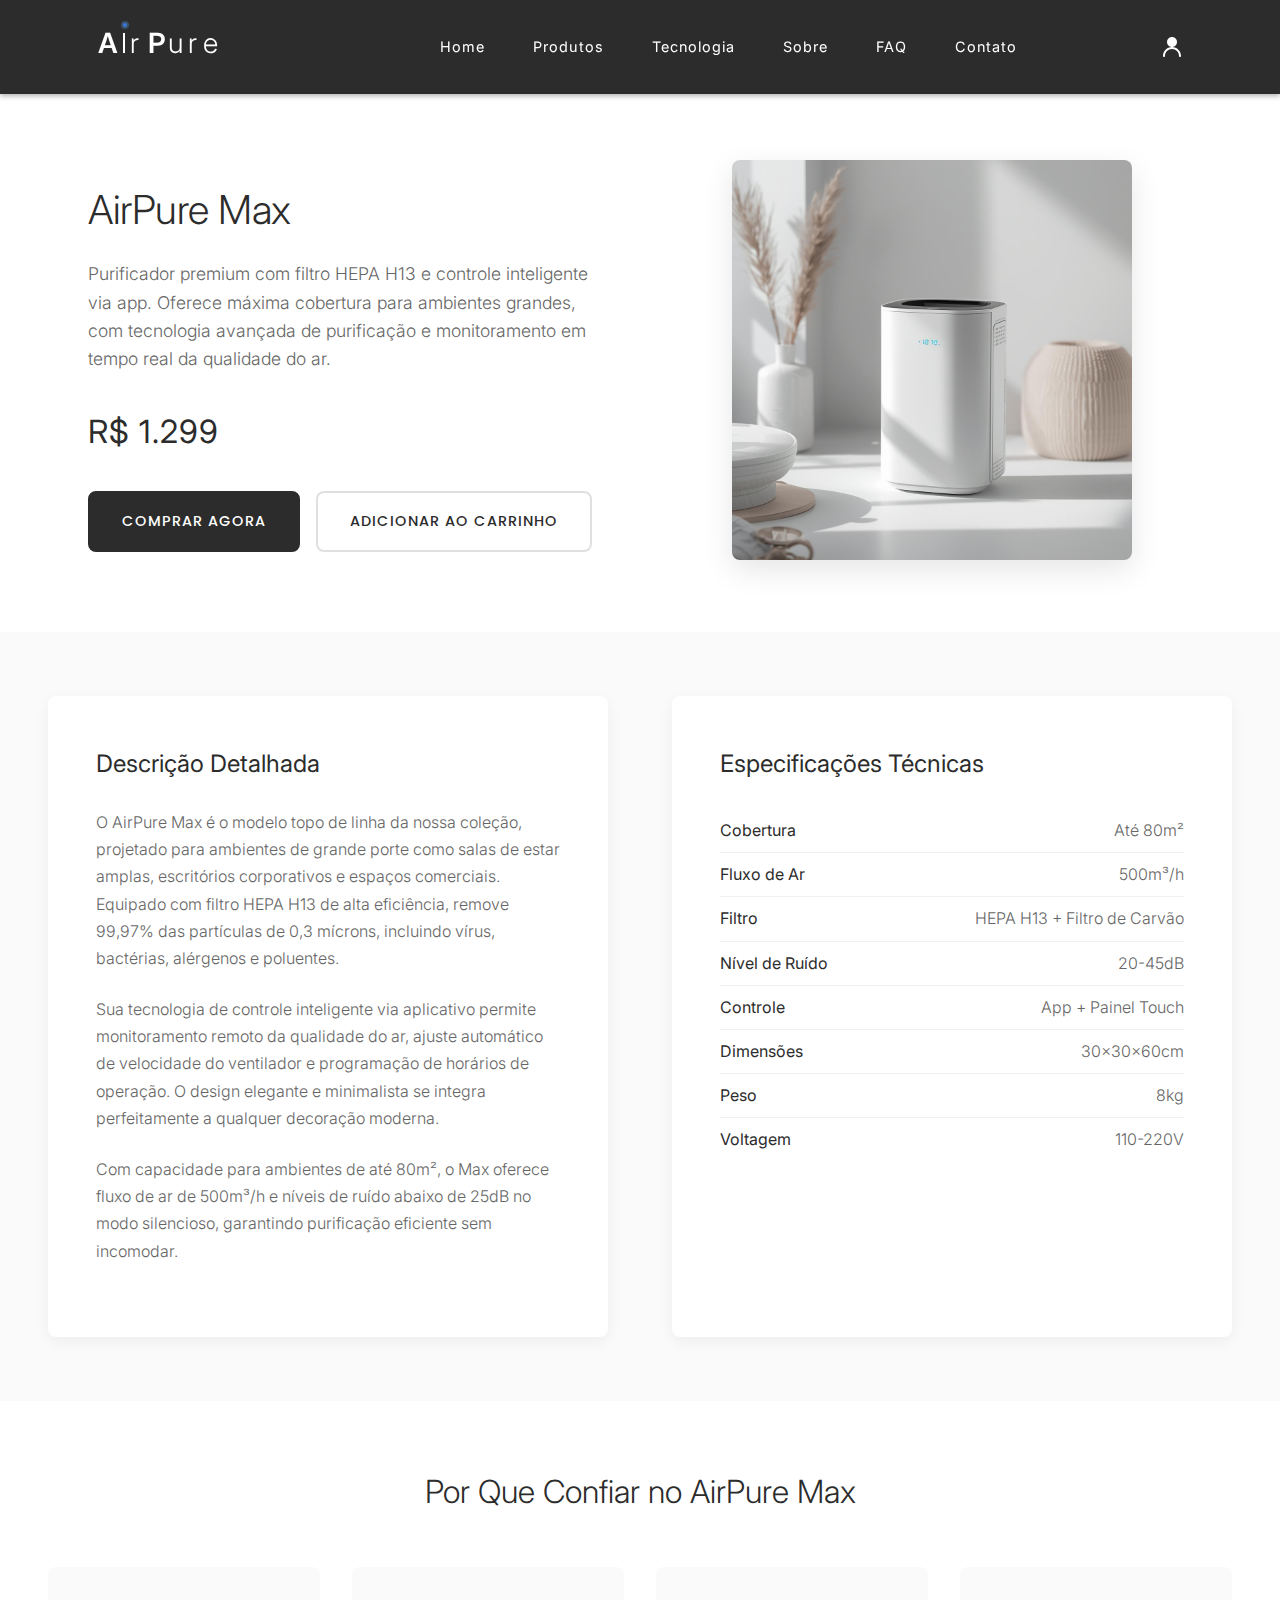
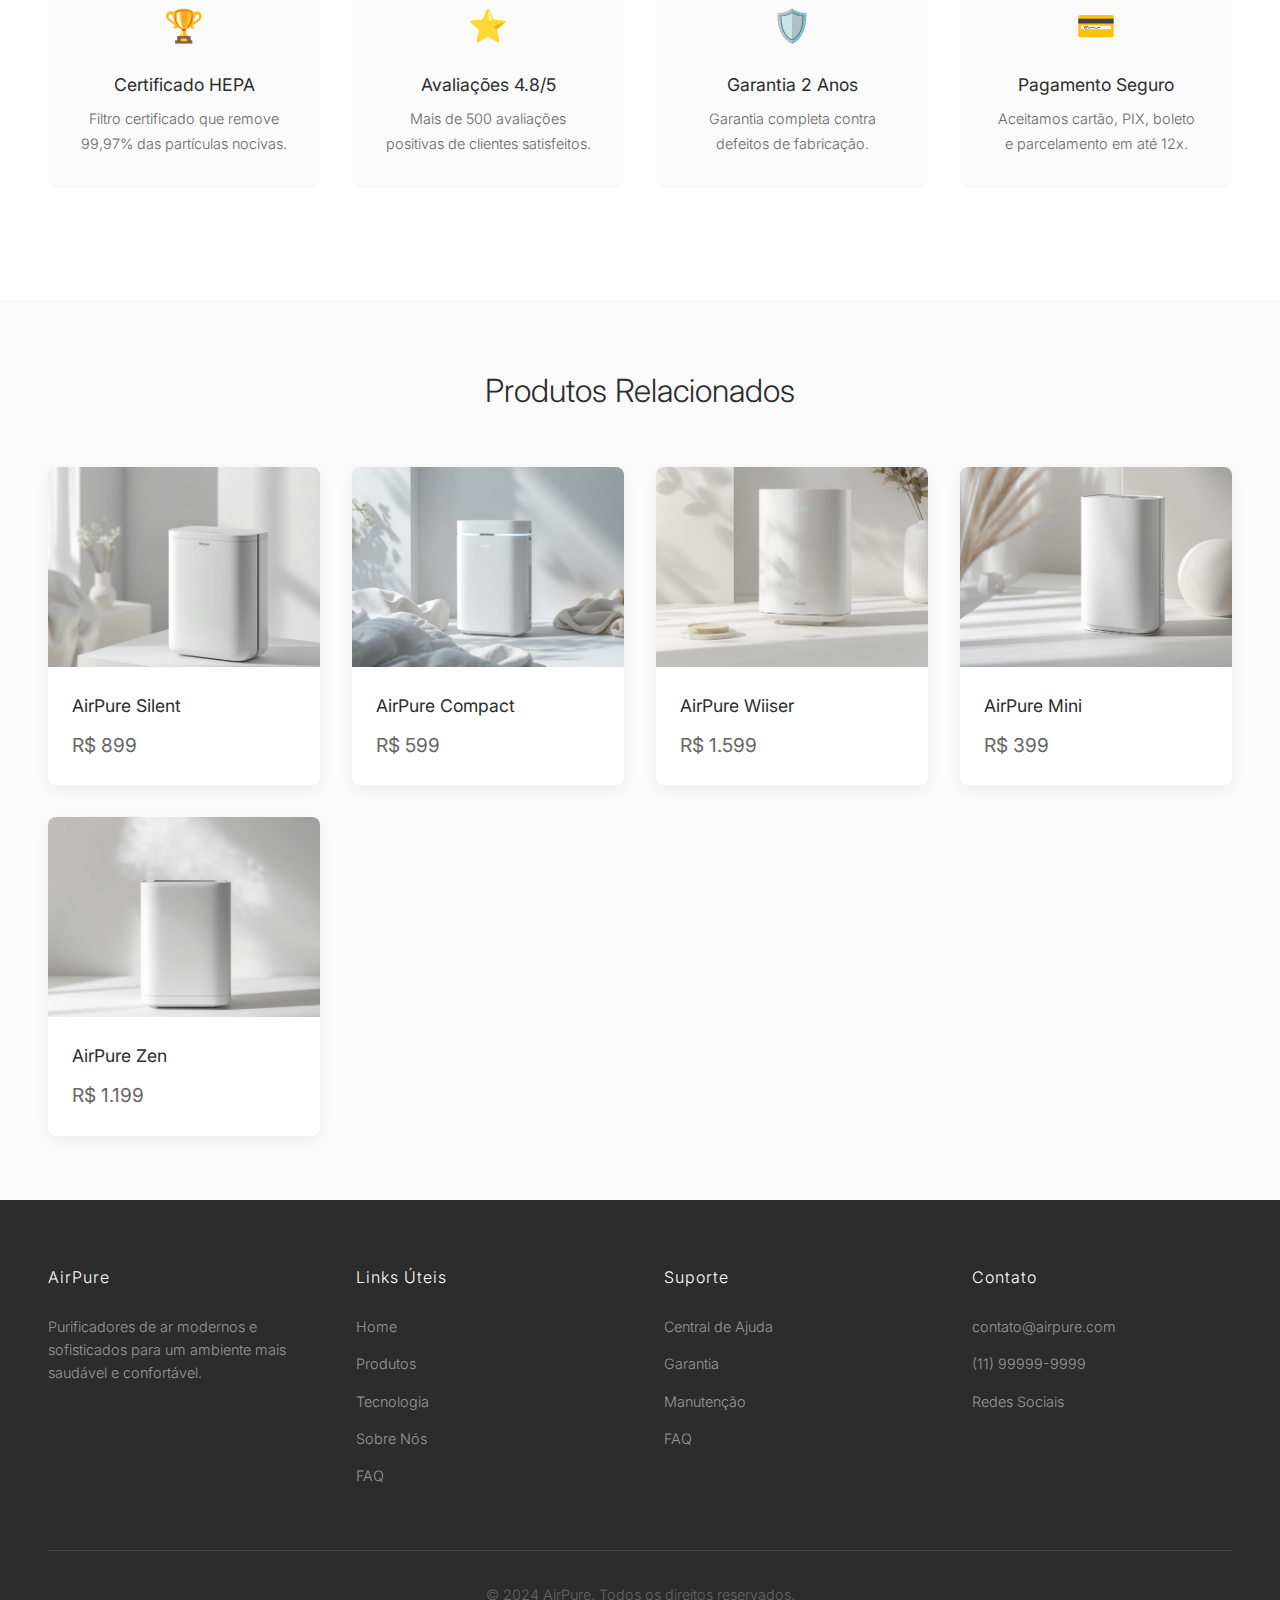
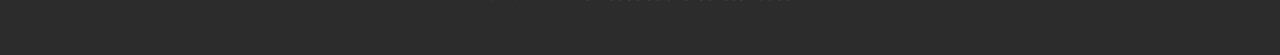
<file: airpure/1010-final/products/max.html>
<!DOCTYPE html>
<html lang="pt-BR">
<head>
  <meta charset="UTF-8">
  <meta name="viewport" content="width=device-width, initial-scale=1.0">
  <title>AirPure Max - Purificador de Ar Premium</title>
  <meta name="description" content="Purificador premium com filtro HEPA H13 e controle inteligente via app.">

  <link rel="preconnect" href="https://fonts.googleapis.com">
  <link rel="preconnect" href="https://fonts.gstatic.com" crossorigin>
  <link href="https://fonts.googleapis.com/css2?family=Inter:wght@200;300;400;500&family=Poppins:wght@300;400;500;600&display=swap" rel="stylesheet">

  <link href="../css/style.css" rel="stylesheet">
  <link href="product-page.css" rel="stylesheet">
</head>

<body id="product">
  <header class="header">
    <nav class="nav-container">
      <div class="logo-container">
        <a href="../index.html" class="logo">
          <svg width="200" height="60" viewBox="0 0 200 60" xmlns="http://www.w3.org/2000/svg" class="airpure-logo">
            <style>
              .pulse-glow {
                animation: pulseGlow 2s ease-in-out infinite;
              }
              @keyframes pulseGlow {
                0%, 100% { opacity: 0.6; transform: scale(1); }
                50% { opacity: 1; transform: scale(1.1); }
              }

              .traveling-bubble {
                opacity: 0;
                transition: opacity 0.5s ease;
              }

              .airpure-logo:hover .pulse-glow {
                opacity: 0;
                animation: none;
              }

              .airpure-logo:hover .traveling-bubble {
                opacity: 1;
                animation: travelAndFloat 12s ease-in-out infinite;
              }

              @keyframes travelAndFloat {
                0% { offset-distance: 0%; transform: translateY(0px); }
                60% { offset-distance: 100%; transform: translateY(0px); }
                70% { offset-distance: 100%; transform: translateY(-1px); }
                75% { offset-distance: 100%; transform: translateY(0px); }
                80% { offset-distance: 100%; transform: translateY(-2px); }
                83% { offset-distance: 100%; transform: translateY(0px); }
                86% { offset-distance: 100%; transform: translateY(-1px); }
                89% { offset-distance: 100%; transform: translateY(0px); }
                92% { offset-distance: 100%; transform: translateY(-3px); }
                95% { offset-distance: 100%; transform: translateY(0px); }
                98% { offset-distance: 100%; transform: translateY(-1px); }
                100% { offset-distance: 100%; transform: translateY(0px); }
              }

              .travel-path {
                offset-path: path('M 37,12 C 50,8 80,6 110,8 C 135,10 145,12 148,20 C 150,32 148,40 145,47 C 140,50 120,50 90,50 C 60,50 30,50 15,47 C 8,44 6,35 8,25 C 10,18 18,14 28,12 C 32,11 35,11 37,12');
              }
            </style>

            <defs>
              <path id="travel-route" d="M 37,12 Q 70,2 100,2 Q 140,2 150,15 Q 155,30 150,45 Q 140,52 100,52 Q 60,52 20,52 Q 5,52 5,30 Q 5,15 20,8 Q 30,10 37,12"/>
            </defs>

            <text x="10" y="40" font-family="Inter, sans-serif" font-size="28" font-weight="600" fill="currentColor">A</text>
            <rect x="35" y="20" width="2" height="20" fill="currentColor"/>
            <text x="42" y="40" font-family="Inter, sans-serif" font-size="28" font-weight="300" fill="currentColor">r</text>

            <circle cx="37" cy="12" r="4" fill="#60a5fa" opacity="0.3" class="pulse-glow"/>
            <circle cx="37" cy="12" r="2" fill="#3b82f6" opacity="0.8" class="pulse-glow" style="animation-delay: 0.3s"/>

            <circle r="4" fill="#60a5fa" opacity="0.3" class="traveling-bubble travel-path"/>
            <circle r="2" fill="#3b82f6" opacity="0.8" class="traveling-bubble travel-path"/>

            <text x="60" y="40" font-family="Inter, sans-serif" font-size="28" font-weight="600" fill="currentColor">P</text>
            <text x="80" y="40" font-family="Inter, sans-serif" font-size="28" font-weight="300" fill="currentColor">u</text>
            <text x="100" y="40" font-family="Inter, sans-serif" font-size="28" font-weight="300" fill="currentColor">r</text>
            <text x="115" y="40" font-family="Inter, sans-serif" font-size="28" font-weight="300" fill="currentColor">e</text>
          </svg>
        </a>
      </div>
      <ul class="nav-menu">
        <li><a href="../index.html#home">Home</a></li>
        <li><a href="../index.html#products">Produtos</a></li>
        <li><a href="../index.html#technology">Tecnologia</a></li>
        <li><a href="../index.html#benefits">Sobre</a></li>
        <li><a href="../index.html#faq">FAQ</a></li>
        <li><a href="../index.html#footer">Contato</a></li>
      </ul>
      <button class="profile-icon" aria-label="Perfil">
        <svg width="24" height="24" viewBox="0 0 24 24" fill="none" xmlns="http://www.w3.org/2000/svg">
          <path d="M12 12C14.7614 12 17 9.76142 17 7C17 4.23858 14.7614 2 12 2C9.23858 2 7 4.23858 7 7C7 9.76142 9.23858 12 12 12Z" fill="white"/>
          <path d="M12 14C8.13401 14 5 17.134 5 21C5 21.5523 4.55228 22 4 22C3.44772 22 3 21.5523 3 21C3 16.0294 7.02944 12 12 12C16.9706 12 21 16.0294 21 21C21 21.5523 20.5523 22 20 22C19.4477 22 19 21.5523 19 21C19 17.134 15.866 14 12 14Z" fill="white"/>
        </svg>
      </button>
      <div class="hamburger-menu">
        <button class="hamburger-toggle" aria-label="Abrir menu">
          <span class="bar bar1"></span>
          <span class="bar bar2"></span>
          <span class="bar bar3"></span>
        </button>
        <nav class="hamburger-nav">
          <ul>
            <li><a href="../index.html#home">Home</a></li>
            <li><a href="../index.html#products">Produtos</a></li>
            <li><a href="../index.html#technology">Tecnologia</a></li>
            <li><a href="../index.html#benefits">Sobre</a></li>
            <li><a href="../index.html#faq">FAQ</a></li>
            <li><a href="../index.html#footer">Contato</a></li>
          </ul>
        </nav>
      </div>
    </nav>
  </header>

  <main>
    <!-- Product Info Section -->
    <section class="product-info-section">
      <div class="product-info-left">
        <h2 class="product-info-title">AirPure Max</h2>
        <p class="product-info-description">Purificador premium com filtro HEPA H13 e controle inteligente via app. Oferece máxima cobertura para ambientes grandes, com tecnologia avançada de purificação e monitoramento em tempo real da qualidade do ar.</p>
        <p class="product-info-price">R$ 1.299</p>
        <div class="product-info-buttons">
          <a href="#" class="btn-primary">Comprar Agora</a>
          <button class="btn-secondary">Adicionar ao Carrinho</button>
        </div>
      </div>
      <div class="product-info-right">
          <div class="product-carousel">
            <img src="../images/produtos/Max.jpg" alt="AirPure Max" class="carousel-image product-main-image">
          </div>
      </div>
    </section>

    <!-- Detailed Section -->
    <section class="product-detailed">
      <div class="product-detailed-container">
        <div class="product-description-expanded">
          <h3>Descrição Detalhada</h3>
          <p>O AirPure Max é o modelo topo de linha da nossa coleção, projetado para ambientes de grande porte como salas de estar amplas, escritórios corporativos e espaços comerciais. Equipado com filtro HEPA H13 de alta eficiência, remove 99,97% das partículas de 0,3 mícrons, incluindo vírus, bactérias, alérgenos e poluentes.</p>
          <p>Sua tecnologia de controle inteligente via aplicativo permite monitoramento remoto da qualidade do ar, ajuste automático de velocidade do ventilador e programação de horários de operação. O design elegante e minimalista se integra perfeitamente a qualquer decoração moderna.</p>
          <p>Com capacidade para ambientes de até 80m², o Max oferece fluxo de ar de 500m³/h e níveis de ruído abaixo de 25dB no modo silencioso, garantindo purificação eficiente sem incomodar.</p>
        </div>
        <div class="product-specs">
          <h3>Especificações Técnicas</h3>
          <ul class="specs-list">
            <li><span class="spec-name">Cobertura</span><span class="spec-value">Até 80m²</span></li>
            <li><span class="spec-name">Fluxo de Ar</span><span class="spec-value">500m³/h</span></li>
            <li><span class="spec-name">Filtro</span><span class="spec-value">HEPA H13 + Filtro de Carvão</span></li>
            <li><span class="spec-name">Nível de Ruído</span><span class="spec-value">20-45dB</span></li>
            <li><span class="spec-name">Controle</span><span class="spec-value">App + Painel Touch</span></li>
            <li><span class="spec-name">Dimensões</span><span class="spec-value">30x30x60cm</span></li>
            <li><span class="spec-name">Peso</span><span class="spec-value">8kg</span></li>
            <li><span class="spec-name">Voltagem</span><span class="spec-value">110-220V</span></li>
          </ul>
        </div>
      </div>
    </section>

    <!-- Trust Section -->
    <section class="product-trust">
      <div class="product-trust-container">
        <h2>Por Que Confiar no AirPure Max</h2>
        <div class="trust-elements">
          <div class="trust-element">
            <div class="icon">🏆</div>
            <h4>Certificado HEPA</h4>
            <p>Filtro certificado que remove 99,97% das partículas nocivas.</p>
          </div>
          <div class="trust-element">
            <div class="icon">⭐</div>
            <h4>Avaliações 4.8/5</h4>
            <p>Mais de 500 avaliações positivas de clientes satisfeitos.</p>
          </div>
          <div class="trust-element">
            <div class="icon">🛡️</div>
            <h4>Garantia 2 Anos</h4>
            <p>Garantia completa contra defeitos de fabricação.</p>
          </div>
          <div class="trust-element">
            <div class="icon">💳</div>
            <h4>Pagamento Seguro</h4>
            <p>Aceitamos cartão, PIX, boleto e parcelamento em até 12x.</p>
          </div>
        </div>
      </div>
    </section>

    <!-- Related Products -->
    <section class="product-related">
      <h2>Produtos Relacionados</h2>
      <div class="related-products-grid">
        <a href="silent.html" class="related-product-card">
          <div class="related-product-image">
            <img src="../images/produtos/Silent.jpg" alt="AirPure Silent">
          </div>
          <div class="related-product-info">
            <h3 class="related-product-name">AirPure Silent</h3>
            <p class="related-product-price">R$ 899</p>
          </div>
        </a>
        <a href="compact.html" class="related-product-card">
          <div class="related-product-image">
            <img src="../images/produtos/Compact.jpg" alt="AirPure Compact">
          </div>
          <div class="related-product-info">
            <h3 class="related-product-name">AirPure Compact</h3>
            <p class="related-product-price">R$ 599</p>
          </div>
        </a>
        <a href="wiiser.html" class="related-product-card">
          <div class="related-product-image">
            <img src="../images/produtos/Wiiser.jpg" alt="AirPure Wiiser">
          </div>
          <div class="related-product-info">
            <h3 class="related-product-name">AirPure Wiiser</h3>
            <p class="related-product-price">R$ 1.599</p>
          </div>
        </a>
        <a href="mini.html" class="related-product-card">
          <div class="related-product-image">
            <img src="../images/produtos/Mini.jpg" alt="AirPure Mini">
          </div>
          <div class="related-product-info">
            <h3 class="related-product-name">AirPure Mini</h3>
            <p class="related-product-price">R$ 399</p>
          </div>
        </a>
        <a href="zen.html" class="related-product-card">
          <div class="related-product-image">
            <img src="../images/produtos/Zen.jpg" alt="AirPure Zen">
          </div>
          <div class="related-product-info">
            <h3 class="related-product-name">AirPure Zen</h3>
            <p class="related-product-price">R$ 1.199</p>
          </div>
        </a>
      </div>
    </section>
  </main>

  <footer class="footer">
    <div class="footer-container">
      <div class="footer-section">
        <h3>AirPure</h3>
        <p>Purificadores de ar modernos e sofisticados para um ambiente mais saudável e confortável.</p>
      </div>

      <div class="footer-section">
        <h3>Links Úteis</h3>
        <a href="../index.html#home">Home</a>
        <a href="../index.html#products">Produtos</a>
        <a href="../index.html#technology">Tecnologia</a>
        <a href="../index.html#benefits">Sobre Nós</a>
        <a href="../index.html#faq">FAQ</a>
      </div>

      <div class="footer-section">
        <h3>Suporte</h3>
        <a href="#">Central de Ajuda</a>
        <a href="#">Garantia</a>
        <a href="#">Manutenção</a>
        <a href="#">FAQ</a>
      </div>

      <div class="footer-section">
        <h3>Contato</h3>
        <a href="mailto:contato@airpure.com">contato@airpure.com</a>
        <a href="tel:+5511999999999">(11) 99999-9999</a>
        <a href="#">Redes Sociais</a>
      </div>
    </div>

    <div class="footer-bottom">
      <p>&copy; 2024 AirPure. Todos os direitos reservados.</p>
    </div>
  </footer>

  <script src="../js/script.js"></script>
  <script src="product-page.js"></script>
</body>
</html>
</file>
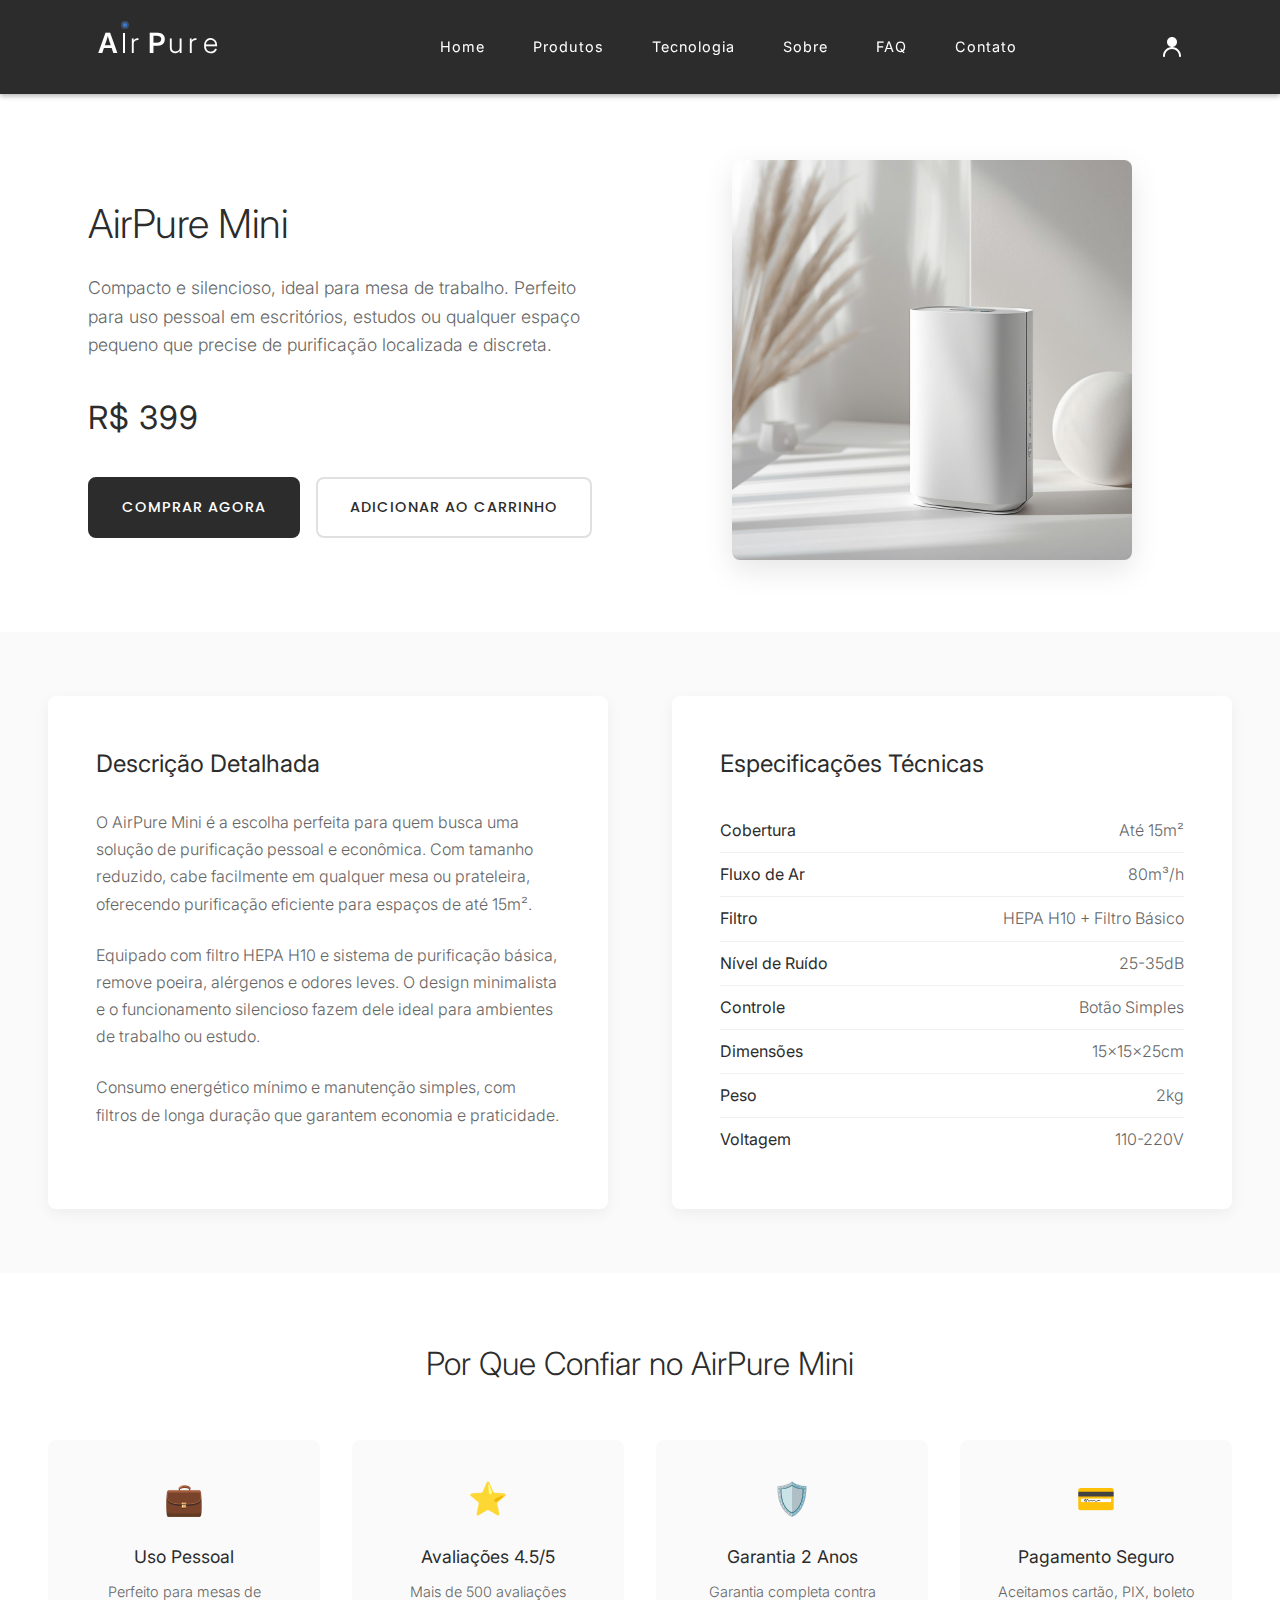
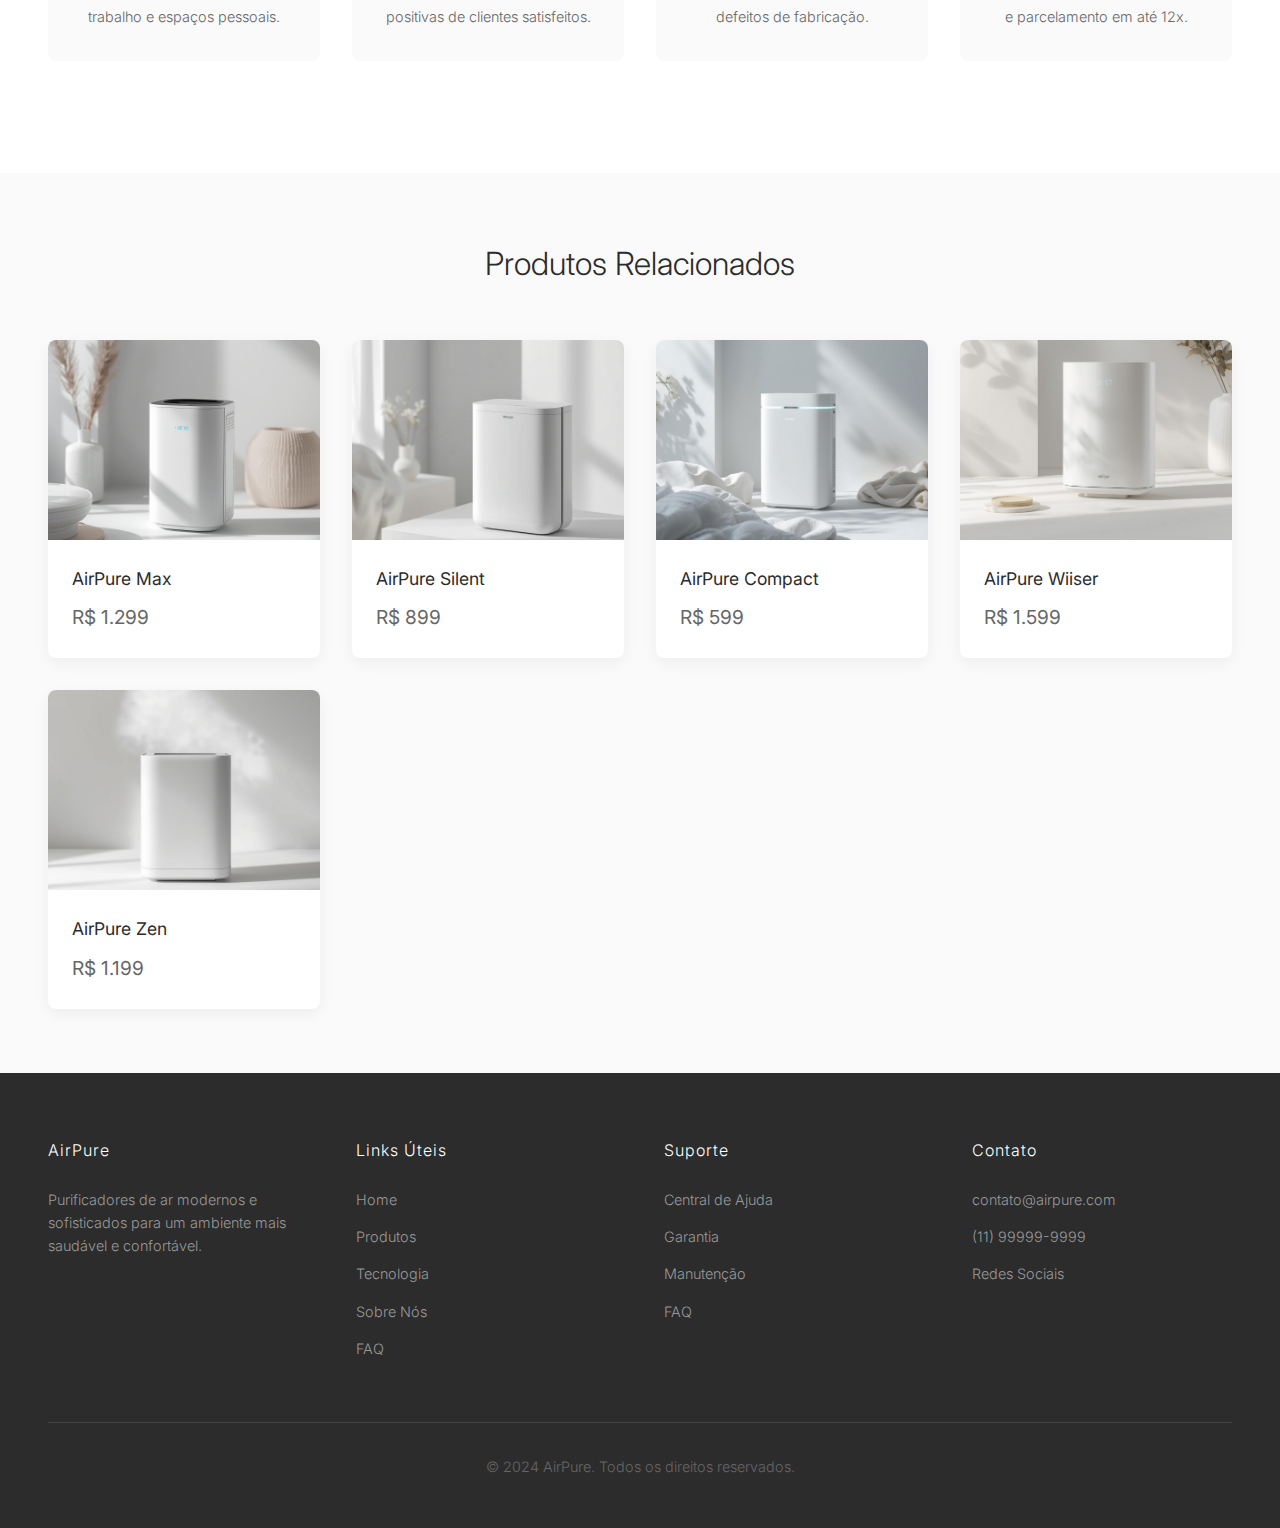
<file: airpure/1010-final/products/mini.html>
<!DOCTYPE html>
<html lang="pt-BR">
<head>
  <meta charset="UTF-8">
  <meta name="viewport" content="width=device-width, initial-scale=1.0">
  <title>AirPure Mini - Purificador Compacto e Silencioso</title>
  <meta name="description" content="Compacto e silencioso, ideal para mesa de trabalho.">

  <link rel="preconnect" href="https://fonts.googleapis.com">
  <link rel="preconnect" href="https://fonts.gstatic.com" crossorigin>
  <link href="https://fonts.googleapis.com/css2?family=Inter:wght@200;300;400;500&family=Poppins:wght@300;400;500;600&display=swap" rel="stylesheet">

  <link href="../css/style.css" rel="stylesheet">
  <link href="product-page.css" rel="stylesheet">
</head>

<body id="product">
  <header class="header">
    <nav class="nav-container">
      <div class="logo-container">
        <a href="../index.html" class="logo">
          <svg width="200" height="60" viewBox="0 0 200 60" xmlns="http://www.w3.org/2000/svg" class="airpure-logo">
            <style>
              .pulse-glow {
                animation: pulseGlow 2s ease-in-out infinite;
              }
              @keyframes pulseGlow {
                0%, 100% { opacity: 0.6; transform: scale(1); }
                50% { opacity: 1; transform: scale(1.1); }
              }

              .traveling-bubble {
                opacity: 0;
                transition: opacity 0.5s ease;
              }

              .airpure-logo:hover .pulse-glow {
                opacity: 0;
                animation: none;
              }

              .airpure-logo:hover .traveling-bubble {
                opacity: 1;
                animation: travelAndFloat 12s ease-in-out infinite;
              }

              @keyframes travelAndFloat {
                0% { offset-distance: 0%; transform: translateY(0px); }
                60% { offset-distance: 100%; transform: translateY(0px); }
                70% { offset-distance: 100%; transform: translateY(-1px); }
                75% { offset-distance: 100%; transform: translateY(0px); }
                80% { offset-distance: 100%; transform: translateY(-2px); }
                83% { offset-distance: 100%; transform: translateY(0px); }
                86% { offset-distance: 100%; transform: translateY(-1px); }
                89% { offset-distance: 100%; transform: translateY(0px); }
                92% { offset-distance: 100%; transform: translateY(-3px); }
                95% { offset-distance: 100%; transform: translateY(0px); }
                98% { offset-distance: 100%; transform: translateY(-1px); }
                100% { offset-distance: 100%; transform: translateY(0px); }
              }

              .travel-path {
                offset-path: path('M 37,12 C 50,8 80,6 110,8 C 135,10 145,12 148,20 C 150,32 148,40 145,47 C 140,50 120,50 90,50 C 60,50 30,50 15,47 C 8,44 6,35 8,25 C 10,18 18,14 28,12 C 32,11 35,11 37,12');
              }
            </style>

            <defs>
              <path id="travel-route" d="M 37,12 Q 70,2 100,2 Q 140,2 150,15 Q 155,30 150,45 Q 140,52 100,52 Q 60,52 20,52 Q 5,52 5,30 Q 5,15 20,8 Q 30,10 37,12"/>
            </defs>

            <text x="10" y="40" font-family="Inter, sans-serif" font-size="28" font-weight="600" fill="currentColor">A</text>
            <rect x="35" y="20" width="2" height="20" fill="currentColor"/>
            <text x="42" y="40" font-family="Inter, sans-serif" font-size="28" font-weight="300" fill="currentColor">r</text>

            <circle cx="37" cy="12" r="4" fill="#60a5fa" opacity="0.3" class="pulse-glow"/>
            <circle cx="37" cy="12" r="2" fill="#3b82f6" opacity="0.8" class="pulse-glow" style="animation-delay: 0.3s"/>

            <circle r="4" fill="#60a5fa" opacity="0.3" class="traveling-bubble travel-path"/>
            <circle r="2" fill="#3b82f6" opacity="0.8" class="traveling-bubble travel-path"/>

            <text x="60" y="40" font-family="Inter, sans-serif" font-size="28" font-weight="600" fill="currentColor">P</text>
            <text x="80" y="40" font-family="Inter, sans-serif" font-size="28" font-weight="300" fill="currentColor">u</text>
            <text x="100" y="40" font-family="Inter, sans-serif" font-size="28" font-weight="300" fill="currentColor">r</text>
            <text x="115" y="40" font-family="Inter, sans-serif" font-size="28" font-weight="300" fill="currentColor">e</text>
          </svg>
        </a>
      </div>
      <ul class="nav-menu">
        <li><a href="../index.html#home">Home</a></li>
        <li><a href="../index.html#products">Produtos</a></li>
        <li><a href="../index.html#technology">Tecnologia</a></li>
        <li><a href="../index.html#benefits">Sobre</a></li>
        <li><a href="../index.html#faq">FAQ</a></li>
        <li><a href="../index.html#footer">Contato</a></li>
      </ul>
      <button class="profile-icon" aria-label="Perfil">
        <svg width="24" height="24" viewBox="0 0 24 24" fill="none" xmlns="http://www.w3.org/2000/svg">
          <path d="M12 12C14.7614 12 17 9.76142 17 7C17 4.23858 14.7614 2 12 2C9.23858 2 7 4.23858 7 7C7 9.76142 9.23858 12 12 12Z" fill="white"/>
          <path d="M12 14C8.13401 14 5 17.134 5 21C5 21.5523 4.55228 22 4 22C3.44772 22 3 21.5523 3 21C3 16.0294 7.02944 12 12 12C16.9706 12 21 16.0294 21 21C21 21.5523 20.5523 22 20 22C19.4477 22 19 21.5523 19 21C19 17.134 15.866 14 12 14Z" fill="white"/>
        </svg>
      </button>
      <div class="hamburger-menu">
        <button class="hamburger-toggle" aria-label="Abrir menu">
          <span class="bar bar1"></span>
          <span class="bar bar2"></span>
          <span class="bar bar3"></span>
        </button>
        <nav class="hamburger-nav">
          <ul>
            <li><a href="../index.html#home">Home</a></li>
            <li><a href="../index.html#products">Produtos</a></li>
            <li><a href="../index.html#technology">Tecnologia</a></li>
            <li><a href="../index.html#benefits">Sobre</a></li>
            <li><a href="../index.html#faq">FAQ</a></li>
            <li><a href="../index.html#footer">Contato</a></li>
          </ul>
        </nav>
      </div>
    </nav>
  </header>

  <main>
    <!-- Product Info Section -->
    <section class="product-info-section">
      <div class="product-info-left">
        <h2 class="product-info-title">AirPure Mini</h2>
        <p class="product-info-description">Compacto e silencioso, ideal para mesa de trabalho. Perfeito para uso pessoal em escritórios, estudos ou qualquer espaço pequeno que precise de purificação localizada e discreta.</p>
        <p class="product-info-price">R$ 399</p>
        <div class="product-info-buttons">
          <a href="#" class="btn-primary">Comprar Agora</a>
          <button class="btn-secondary">Adicionar ao Carrinho</button>
        </div>
      </div>
      <div class="product-info-right">
        <div class="product-carousel">
          <img src="../images/produtos/Mini.jpg" alt="AirPure Mini" class="carousel-image product-main-image">
          <div class="carousel-image" style="opacity: 0; position: absolute; top: 0; left: 0; width: 100%; height: 100%; background: #f0f0f0; display: flex; align-items: center; justify-content: center; color: #666;">Imagem 2 (Placeholder)</div>
          <div class="carousel-image" style="opacity: 0; position: absolute; top: 0; left: 0; width: 100%; height: 100%; background: #f0f0f0; display: flex; align-items: center; justify-content: center; color: #666;">Imagem 3 (Placeholder)</div>
        </div>
      </div>
    </section>

    <!-- Detailed Section -->
    <section class="product-detailed">
      <div class="product-detailed-container">
        <div class="product-description-expanded">
          <h3>Descrição Detalhada</h3>
          <p>O AirPure Mini é a escolha perfeita para quem busca uma solução de purificação pessoal e econômica. Com tamanho reduzido, cabe facilmente em qualquer mesa ou prateleira, oferecendo purificação eficiente para espaços de até 15m².</p>
          <p>Equipado com filtro HEPA H10 e sistema de purificação básica, remove poeira, alérgenos e odores leves. O design minimalista e o funcionamento silencioso fazem dele ideal para ambientes de trabalho ou estudo.</p>
          <p>Consumo energético mínimo e manutenção simples, com filtros de longa duração que garantem economia e praticidade.</p>
        </div>
        <div class="product-specs">
          <h3>Especificações Técnicas</h3>
          <ul class="specs-list">
            <li><span class="spec-name">Cobertura</span><span class="spec-value">Até 15m²</span></li>
            <li><span class="spec-name">Fluxo de Ar</span><span class="spec-value">80m³/h</span></li>
            <li><span class="spec-name">Filtro</span><span class="spec-value">HEPA H10 + Filtro Básico</span></li>
            <li><span class="spec-name">Nível de Ruído</span><span class="spec-value">25-35dB</span></li>
            <li><span class="spec-name">Controle</span><span class="spec-value">Botão Simples</span></li>
            <li><span class="spec-name">Dimensões</span><span class="spec-value">15x15x25cm</span></li>
            <li><span class="spec-name">Peso</span><span class="spec-value">2kg</span></li>
            <li><span class="spec-name">Voltagem</span><span class="spec-value">110-220V</span></li>
          </ul>
        </div>
      </div>
    </section>

    <!-- Trust Section -->
    <section class="product-trust">
      <div class="product-trust-container">
        <h2>Por Que Confiar no AirPure Mini</h2>
        <div class="trust-elements">
          <div class="trust-element">
            <div class="icon">💼</div>
            <h4>Uso Pessoal</h4>
            <p>Perfeito para mesas de trabalho e espaços pessoais.</p>
          </div>
          <div class="trust-element">
            <div class="icon">⭐</div>
            <h4>Avaliações 4.5/5</h4>
            <p>Mais de 500 avaliações positivas de clientes satisfeitos.</p>
          </div>
          <div class="trust-element">
            <div class="icon">🛡️</div>
            <h4>Garantia 2 Anos</h4>
            <p>Garantia completa contra defeitos de fabricação.</p>
          </div>
          <div class="trust-element">
            <div class="icon">💳</div>
            <h4>Pagamento Seguro</h4>
            <p>Aceitamos cartão, PIX, boleto e parcelamento em até 12x.</p>
          </div>
        </div>
      </div>
    </section>

    <!-- Related Products -->
    <section class="product-related">
      <h2>Produtos Relacionados</h2>
      <div class="related-products-grid">
        <a href="max.html" class="related-product-card">
          <div class="related-product-image">
            <img src="../images/produtos/Max.jpg" alt="AirPure Max">
          </div>
          <div class="related-product-info">
            <h3 class="related-product-name">AirPure Max</h3>
            <p class="related-product-price">R$ 1.299</p>
          </div>
        </a>
        <a href="silent.html" class="related-product-card">
          <div class="related-product-image">
            <img src="../images/produtos/Silent.jpg" alt="AirPure Silent">
          </div>
          <div class="related-product-info">
            <h3 class="related-product-name">AirPure Silent</h3>
            <p class="related-product-price">R$ 899</p>
          </div>
        </a>
        <a href="compact.html" class="related-product-card">
          <div class="related-product-image">
            <img src="../images/produtos/Compact.jpg" alt="AirPure Compact">
          </div>
          <div class="related-product-info">
            <h3 class="related-product-name">AirPure Compact</h3>
            <p class="related-product-price">R$ 599</p>
          </div>
        </a>
        <a href="wiiser.html" class="related-product-card">
          <div class="related-product-image">
            <img src="../images/produtos/Wiiser.jpg" alt="AirPure Wiiser">
          </div>
          <div class="related-product-info">
            <h3 class="related-product-name">AirPure Wiiser</h3>
            <p class="related-product-price">R$ 1.599</p>
          </div>
        </a>
        <a href="zen.html" class="related-product-card">
          <div class="related-product-image">
            <img src="../images/produtos/Zen.jpg" alt="AirPure Zen">
          </div>
          <div class="related-product-info">
            <h3 class="related-product-name">AirPure Zen</h3>
            <p class="related-product-price">R$ 1.199</p>
          </div>
        </a>
      </div>
    </section>
  </main>

  <footer class="footer">
    <div class="footer-container">
      <div class="footer-section">
        <h3>AirPure</h3>
        <p>Purificadores de ar modernos e sofisticados para um ambiente mais saudável e confortável.</p>
      </div>

      <div class="footer-section">
        <h3>Links Úteis</h3>
        <a href="../index.html#home">Home</a>
        <a href="../index.html#products">Produtos</a>
        <a href="../index.html#technology">Tecnologia</a>
        <a href="../index.html#benefits">Sobre Nós</a>
        <a href="../index.html#faq">FAQ</a>
      </div>

      <div class="footer-section">
        <h3>Suporte</h3>
        <a href="#">Central de Ajuda</a>
        <a href="#">Garantia</a>
        <a href="#">Manutenção</a>
        <a href="#">FAQ</a>
      </div>

      <div class="footer-section">
        <h3>Contato</h3>
        <a href="mailto:contato@airpure.com">contato@airpure.com</a>
        <a href="tel:+5511999999999">(11) 99999-9999</a>
        <a href="#">Redes Sociais</a>
      </div>
    </div>

    <div class="footer-bottom">
      <p>&copy; 2024 AirPure. Todos os direitos reservados.</p>
    </div>
  </footer>

  <script src="../js/script.js"></script>
  <script src="product-page.js"></script>
</body>
</html>
</file>
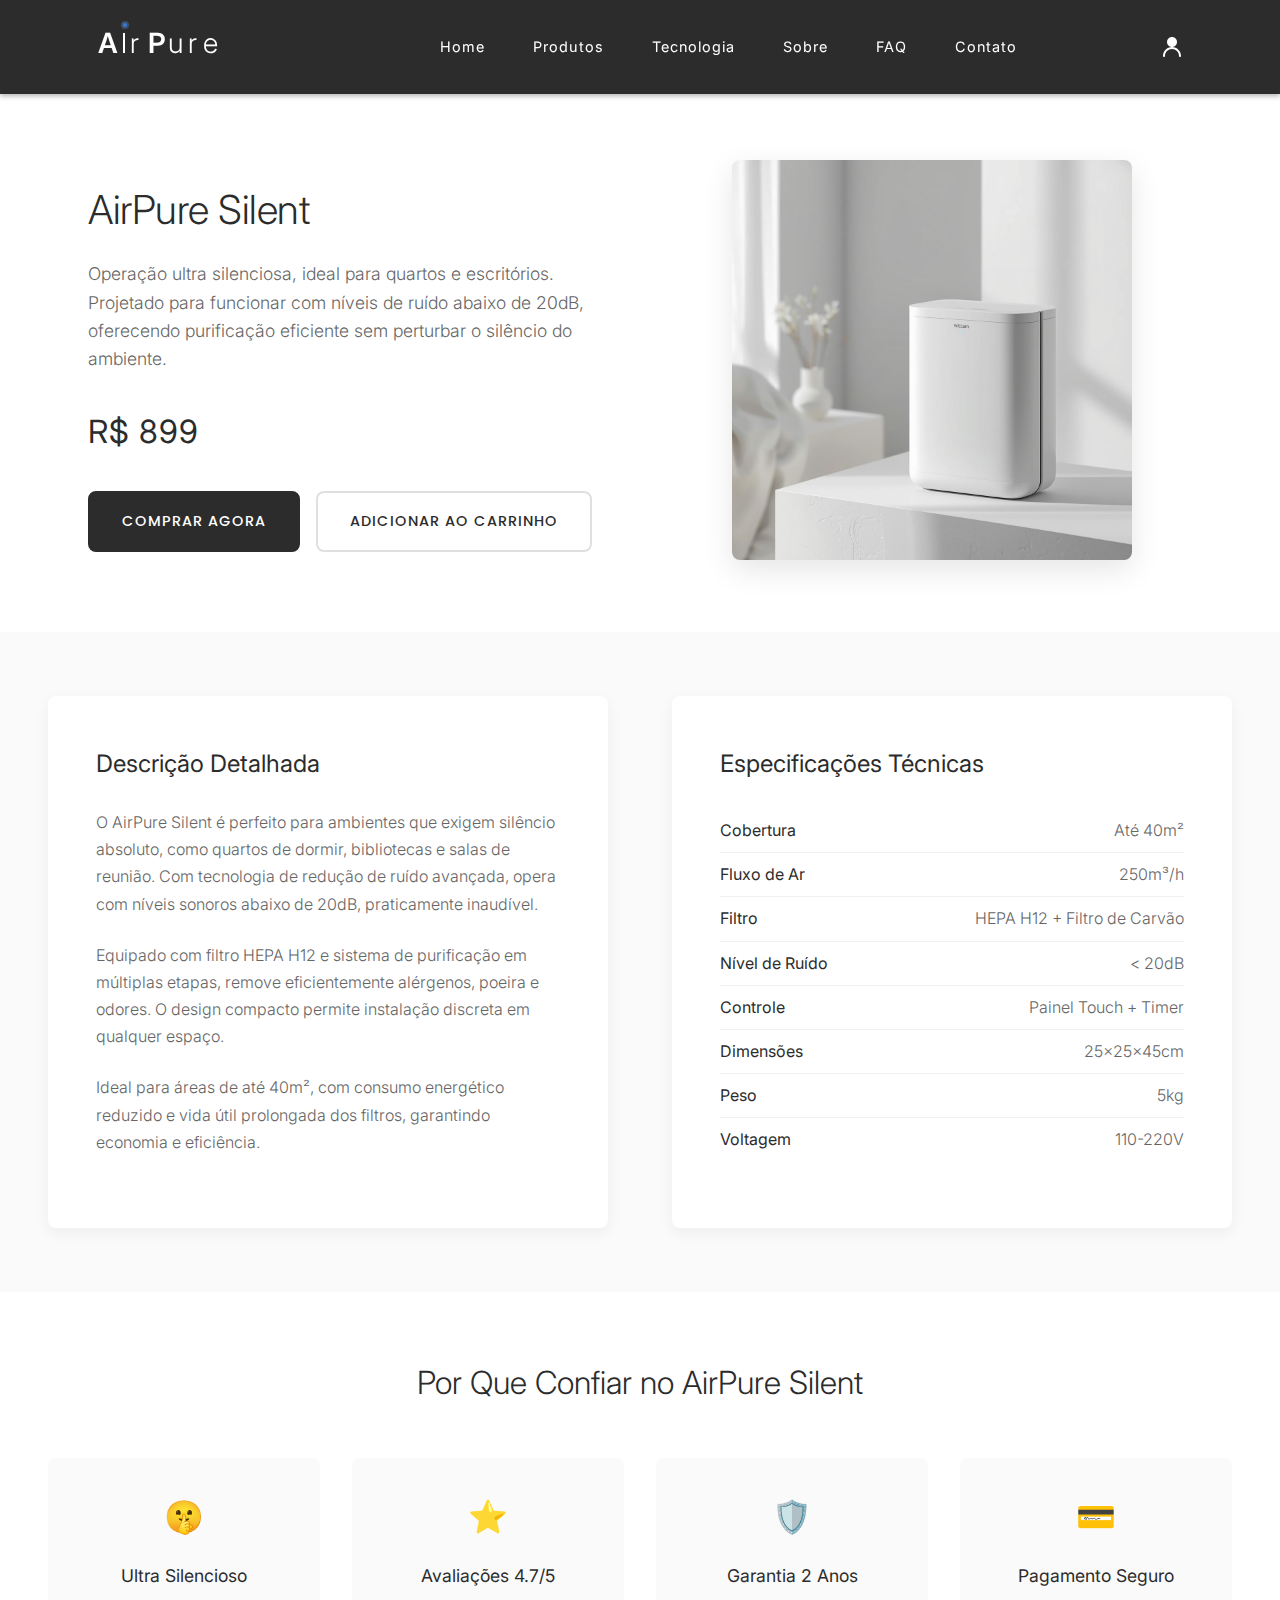
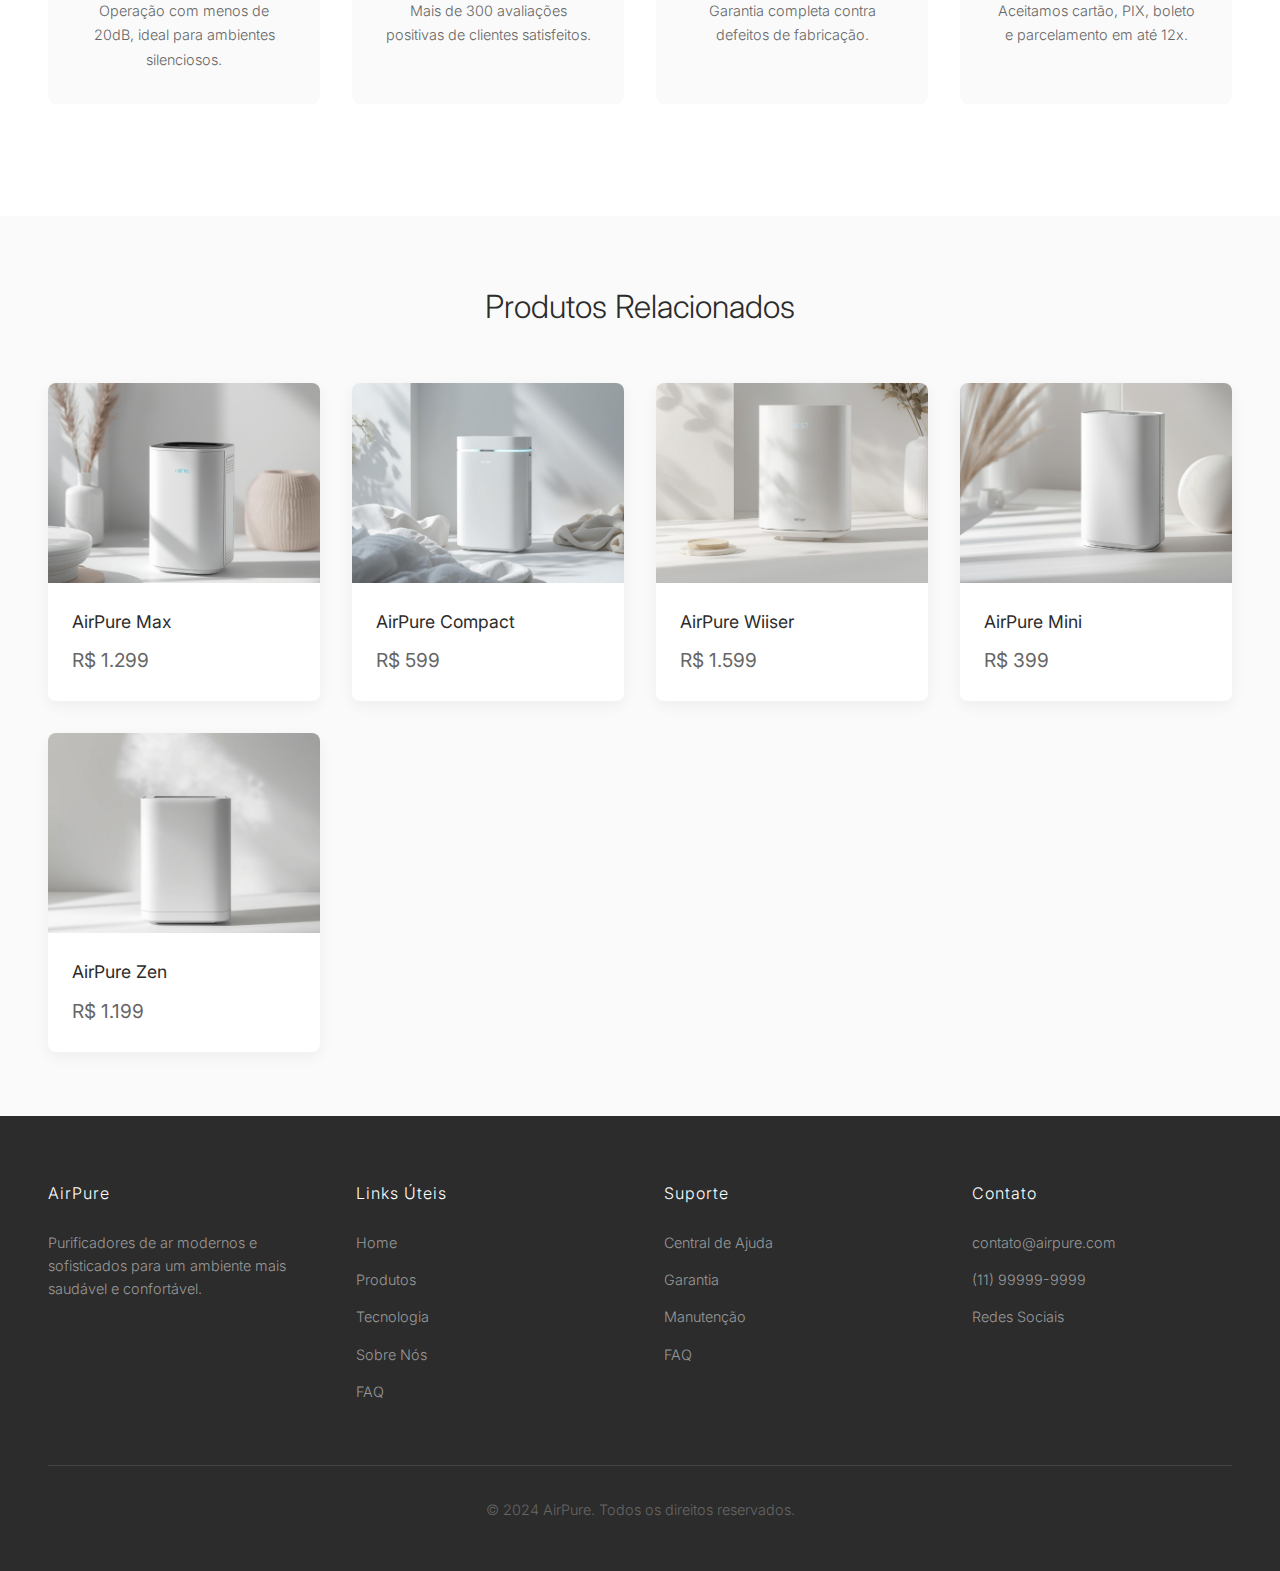
<file: airpure/1010-final/products/silent.html>
<!DOCTYPE html>
<html lang="pt-BR">
<head>
  <meta charset="UTF-8">
  <meta name="viewport" content="width=device-width, initial-scale=1.0">
  <title>AirPure Silent - Purificador Silencioso</title>
  <meta name="description" content="Operação ultra silenciosa, ideal para quartos e escritórios.">

  <link rel="preconnect" href="https://fonts.googleapis.com">
  <link rel="preconnect" href="https://fonts.gstatic.com" crossorigin>
  <link href="https://fonts.googleapis.com/css2?family=Inter:wght@200;300;400;500&family=Poppins:wght@300;400;500;600&display=swap" rel="stylesheet">

  <link href="../css/style.css" rel="stylesheet">
  <link href="product-page.css" rel="stylesheet">
</head>

<body id="product">
  <header class="header">
    <nav class="nav-container">
      <div class="logo-container">
        <a href="../index.html" class="logo">
          <svg width="200" height="60" viewBox="0 0 200 60" xmlns="http://www.w3.org/2000/svg" class="airpure-logo">
            <style>
              .pulse-glow {
                animation: pulseGlow 2s ease-in-out infinite;
              }
              @keyframes pulseGlow {
                0%, 100% { opacity: 0.6; transform: scale(1); }
                50% { opacity: 1; transform: scale(1.1); }
              }

              .traveling-bubble {
                opacity: 0;
                transition: opacity 0.5s ease;
              }

              .airpure-logo:hover .pulse-glow {
                opacity: 0;
                animation: none;
              }

              .airpure-logo:hover .traveling-bubble {
                opacity: 1;
                animation: travelAndFloat 12s ease-in-out infinite;
              }

              @keyframes travelAndFloat {
                0% { offset-distance: 0%; transform: translateY(0px); }
                60% { offset-distance: 100%; transform: translateY(0px); }
                70% { offset-distance: 100%; transform: translateY(-1px); }
                75% { offset-distance: 100%; transform: translateY(0px); }
                80% { offset-distance: 100%; transform: translateY(-2px); }
                83% { offset-distance: 100%; transform: translateY(0px); }
                86% { offset-distance: 100%; transform: translateY(-1px); }
                89% { offset-distance: 100%; transform: translateY(0px); }
                92% { offset-distance: 100%; transform: translateY(-3px); }
                95% { offset-distance: 100%; transform: translateY(0px); }
                98% { offset-distance: 100%; transform: translateY(-1px); }
                100% { offset-distance: 100%; transform: translateY(0px); }
              }

              .travel-path {
                offset-path: path('M 37,12 C 50,8 80,6 110,8 C 135,10 145,12 148,20 C 150,32 148,40 145,47 C 140,50 120,50 90,50 C 60,50 30,50 15,47 C 8,44 6,35 8,25 C 10,18 18,14 28,12 C 32,11 35,11 37,12');
              }
            </style>

            <defs>
              <path id="travel-route" d="M 37,12 Q 70,2 100,2 Q 140,2 150,15 Q 155,30 150,45 Q 140,52 100,52 Q 60,52 20,52 Q 5,52 5,30 Q 5,15 20,8 Q 30,10 37,12"/>
            </defs>

            <text x="10" y="40" font-family="Inter, sans-serif" font-size="28" font-weight="600" fill="currentColor">A</text>
            <rect x="35" y="20" width="2" height="20" fill="currentColor"/>
            <text x="42" y="40" font-family="Inter, sans-serif" font-size="28" font-weight="300" fill="currentColor">r</text>

            <circle cx="37" cy="12" r="4" fill="#60a5fa" opacity="0.3" class="pulse-glow"/>
            <circle cx="37" cy="12" r="2" fill="#3b82f6" opacity="0.8" class="pulse-glow" style="animation-delay: 0.3s"/>

            <circle r="4" fill="#60a5fa" opacity="0.3" class="traveling-bubble travel-path"/>
            <circle r="2" fill="#3b82f6" opacity="0.8" class="traveling-bubble travel-path"/>

            <text x="60" y="40" font-family="Inter, sans-serif" font-size="28" font-weight="600" fill="currentColor">P</text>
            <text x="80" y="40" font-family="Inter, sans-serif" font-size="28" font-weight="300" fill="currentColor">u</text>
            <text x="100" y="40" font-family="Inter, sans-serif" font-size="28" font-weight="300" fill="currentColor">r</text>
            <text x="115" y="40" font-family="Inter, sans-serif" font-size="28" font-weight="300" fill="currentColor">e</text>
          </svg>
        </a>
      </div>
      <ul class="nav-menu">
        <li><a href="../index.html#home">Home</a></li>
        <li><a href="../index.html#products">Produtos</a></li>
        <li><a href="../index.html#technology">Tecnologia</a></li>
        <li><a href="../index.html#benefits">Sobre</a></li>
        <li><a href="../index.html#faq">FAQ</a></li>
        <li><a href="../index.html#footer">Contato</a></li>
      </ul>
      <button class="profile-icon" aria-label="Perfil">
        <svg width="24" height="24" viewBox="0 0 24 24" fill="none" xmlns="http://www.w3.org/2000/svg">
          <path d="M12 12C14.7614 12 17 9.76142 17 7C17 4.23858 14.7614 2 12 2C9.23858 2 7 4.23858 7 7C7 9.76142 9.23858 12 12 12Z" fill="white"/>
          <path d="M12 14C8.13401 14 5 17.134 5 21C5 21.5523 4.55228 22 4 22C3.44772 22 3 21.5523 3 21C3 16.0294 7.02944 12 12 12C16.9706 12 21 16.0294 21 21C21 21.5523 20.5523 22 20 22C19.4477 22 19 21.5523 19 21C19 17.134 15.866 14 12 14Z" fill="white"/>
        </svg>
      </button>
      <div class="hamburger-menu">
        <button class="hamburger-toggle" aria-label="Abrir menu">
          <span class="bar bar1"></span>
          <span class="bar bar2"></span>
          <span class="bar bar3"></span>
        </button>
        <nav class="hamburger-nav">
          <ul>
            <li><a href="../index.html#home">Home</a></li>
            <li><a href="../index.html#products">Produtos</a></li>
            <li><a href="../index.html#technology">Tecnologia</a></li>
            <li><a href="../index.html#benefits">Sobre</a></li>
            <li><a href="../index.html#faq">FAQ</a></li>
            <li><a href="../index.html#footer">Contato</a></li>
          </ul>
        </nav>
      </div>
    </nav>
  </header>

  <main>
    <!-- Product Info Section -->
    <section class="product-info-section">
      <div class="product-info-left">
        <h2 class="product-info-title">AirPure Silent</h2>
        <p class="product-info-description">Operação ultra silenciosa, ideal para quartos e escritórios. Projetado para funcionar com níveis de ruído abaixo de 20dB, oferecendo purificação eficiente sem perturbar o silêncio do ambiente.</p>
        <p class="product-info-price">R$ 899</p>
        <div class="product-info-buttons">
          <a href="#" class="btn-primary">Comprar Agora</a>
          <button class="btn-secondary">Adicionar ao Carrinho</button>
        </div>
      </div>
      <div class="product-info-right">
        <div class="product-carousel">
          <img src="../images/produtos/Silent.jpg" alt="AirPure Silent" class="carousel-image product-main-image">
          <div class="carousel-image" style="opacity: 0; position: absolute; top: 0; left: 0; width: 100%; height: 100%; background: #f0f0f0; display: flex; align-items: center; justify-content: center; color: #666;">Imagem 2 (Placeholder)</div>
          <div class="carousel-image" style="opacity: 0; position: absolute; top: 0; left: 0; width: 100%; height: 100%; background: #f0f0f0; display: flex; align-items: center; justify-content: center; color: #666;">Imagem 3 (Placeholder)</div>
        </div>
      </div>
    </section>

    <!-- Detailed Section -->
    <section class="product-detailed">
      <div class="product-detailed-container">
        <div class="product-description-expanded">
          <h3>Descrição Detalhada</h3>
          <p>O AirPure Silent é perfeito para ambientes que exigem silêncio absoluto, como quartos de dormir, bibliotecas e salas de reunião. Com tecnologia de redução de ruído avançada, opera com níveis sonoros abaixo de 20dB, praticamente inaudível.</p>
          <p>Equipado com filtro HEPA H12 e sistema de purificação em múltiplas etapas, remove eficientemente alérgenos, poeira e odores. O design compacto permite instalação discreta em qualquer espaço.</p>
          <p>Ideal para áreas de até 40m², com consumo energético reduzido e vida útil prolongada dos filtros, garantindo economia e eficiência.</p>
        </div>
        <div class="product-specs">
          <h3>Especificações Técnicas</h3>
          <ul class="specs-list">
            <li><span class="spec-name">Cobertura</span><span class="spec-value">Até 40m²</span></li>
            <li><span class="spec-name">Fluxo de Ar</span><span class="spec-value">250m³/h</span></li>
            <li><span class="spec-name">Filtro</span><span class="spec-value">HEPA H12 + Filtro de Carvão</span></li>
            <li><span class="spec-name">Nível de Ruído</span><span class="spec-value">< 20dB</span></li>
            <li><span class="spec-name">Controle</span><span class="spec-value">Painel Touch + Timer</span></li>
            <li><span class="spec-name">Dimensões</span><span class="spec-value">25x25x45cm</span></li>
            <li><span class="spec-name">Peso</span><span class="spec-value">5kg</span></li>
            <li><span class="spec-name">Voltagem</span><span class="spec-value">110-220V</span></li>
          </ul>
        </div>
      </div>
    </section>

    <!-- Trust Section -->
    <section class="product-trust">
      <div class="product-trust-container">
        <h2>Por Que Confiar no AirPure Silent</h2>
        <div class="trust-elements">
          <div class="trust-element">
            <div class="icon">🤫</div>
            <h4>Ultra Silencioso</h4>
            <p>Operação com menos de 20dB, ideal para ambientes silenciosos.</p>
          </div>
          <div class="trust-element">
            <div class="icon">⭐</div>
            <h4>Avaliações 4.7/5</h4>
            <p>Mais de 300 avaliações positivas de clientes satisfeitos.</p>
          </div>
          <div class="trust-element">
            <div class="icon">🛡️</div>
            <h4>Garantia 2 Anos</h4>
            <p>Garantia completa contra defeitos de fabricação.</p>
          </div>
          <div class="trust-element">
            <div class="icon">💳</div>
            <h4>Pagamento Seguro</h4>
            <p>Aceitamos cartão, PIX, boleto e parcelamento em até 12x.</p>
          </div>
        </div>
      </div>
    </section>

    <!-- Related Products -->
    <section class="product-related">
      <h2>Produtos Relacionados</h2>
      <div class="related-products-grid">
        <a href="max.html" class="related-product-card">
          <div class="related-product-image">
            <img src="../images/produtos/Max.jpg" alt="AirPure Max">
          </div>
          <div class="related-product-info">
            <h3 class="related-product-name">AirPure Max</h3>
            <p class="related-product-price">R$ 1.299</p>
          </div>
        </a>
        <a href="compact.html" class="related-product-card">
          <div class="related-product-image">
            <img src="../images/produtos/Compact.jpg" alt="AirPure Compact">
          </div>
          <div class="related-product-info">
            <h3 class="related-product-name">AirPure Compact</h3>
            <p class="related-product-price">R$ 599</p>
          </div>
        </a>
        <a href="wiiser.html" class="related-product-card">
          <div class="related-product-image">
            <img src="../images/produtos/Wiiser.jpg" alt="AirPure Wiiser">
          </div>
          <div class="related-product-info">
            <h3 class="related-product-name">AirPure Wiiser</h3>
            <p class="related-product-price">R$ 1.599</p>
          </div>
        </a>
        <a href="mini.html" class="related-product-card">
          <div class="related-product-image">
            <img src="../images/produtos/Mini.jpg" alt="AirPure Mini">
          </div>
          <div class="related-product-info">
            <h3 class="related-product-name">AirPure Mini</h3>
            <p class="related-product-price">R$ 399</p>
          </div>
        </a>
        <a href="zen.html" class="related-product-card">
          <div class="related-product-image">
            <img src="../images/produtos/Zen.jpg" alt="AirPure Zen">
          </div>
          <div class="related-product-info">
            <h3 class="related-product-name">AirPure Zen</h3>
            <p class="related-product-price">R$ 1.199</p>
          </div>
        </a>
      </div>
    </section>
  </main>

  <footer class="footer">
    <div class="footer-container">
      <div class="footer-section">
        <h3>AirPure</h3>
        <p>Purificadores de ar modernos e sofisticados para um ambiente mais saudável e confortável.</p>
      </div>

      <div class="footer-section">
        <h3>Links Úteis</h3>
        <a href="../index.html#home">Home</a>
        <a href="../index.html#products">Produtos</a>
        <a href="../index.html#technology">Tecnologia</a>
        <a href="../index.html#benefits">Sobre Nós</a>
        <a href="../index.html#faq">FAQ</a>
      </div>

      <div class="footer-section">
        <h3>Suporte</h3>
        <a href="#">Central de Ajuda</a>
        <a href="#">Garantia</a>
        <a href="#">Manutenção</a>
        <a href="#">FAQ</a>
      </div>

      <div class="footer-section">
        <h3>Contato</h3>
        <a href="mailto:contato@airpure.com">contato@airpure.com</a>
        <a href="tel:+5511999999999">(11) 99999-9999</a>
        <a href="#">Redes Sociais</a>
      </div>
    </div>

    <div class="footer-bottom">
      <p>&copy; 2024 AirPure. Todos os direitos reservados.</p>
    </div>
  </footer>

  <script src="../js/script.js"></script>
  <script src="product-page.js"></script>
</body>
</html>
</file>
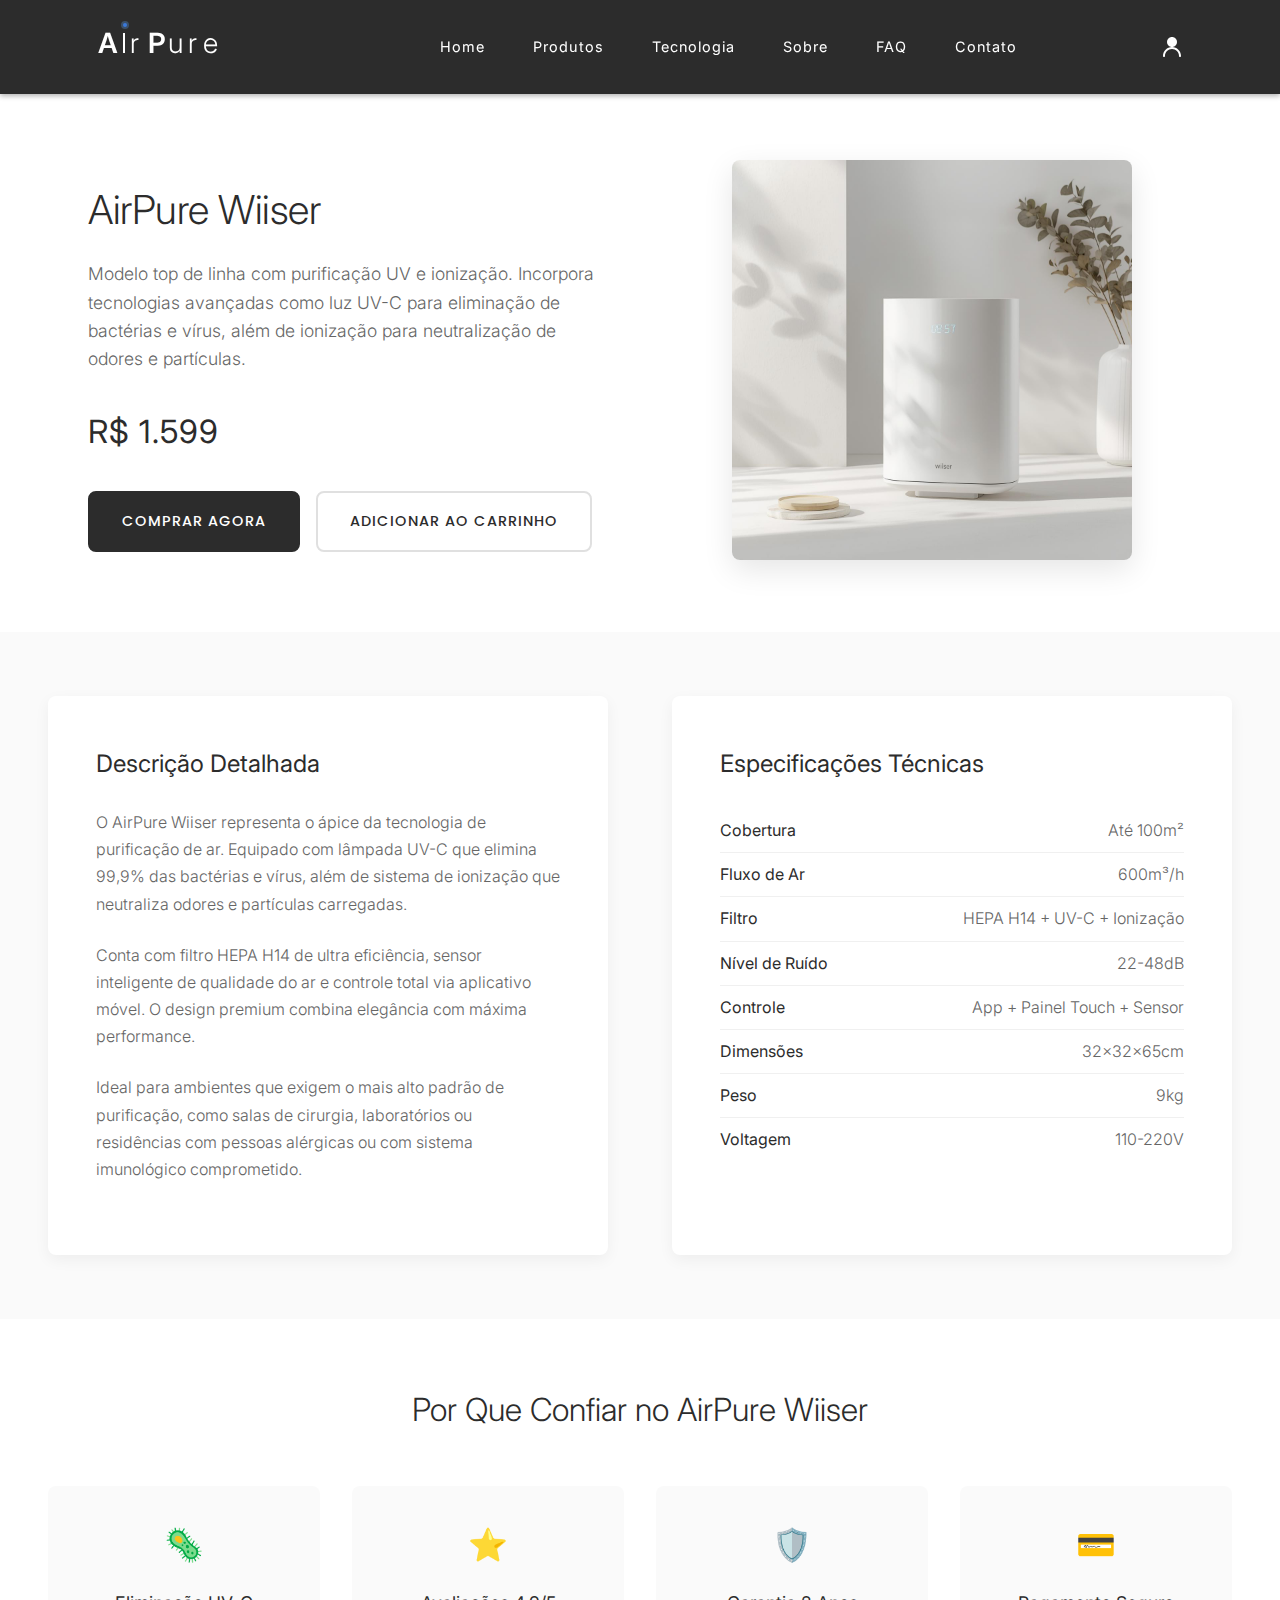
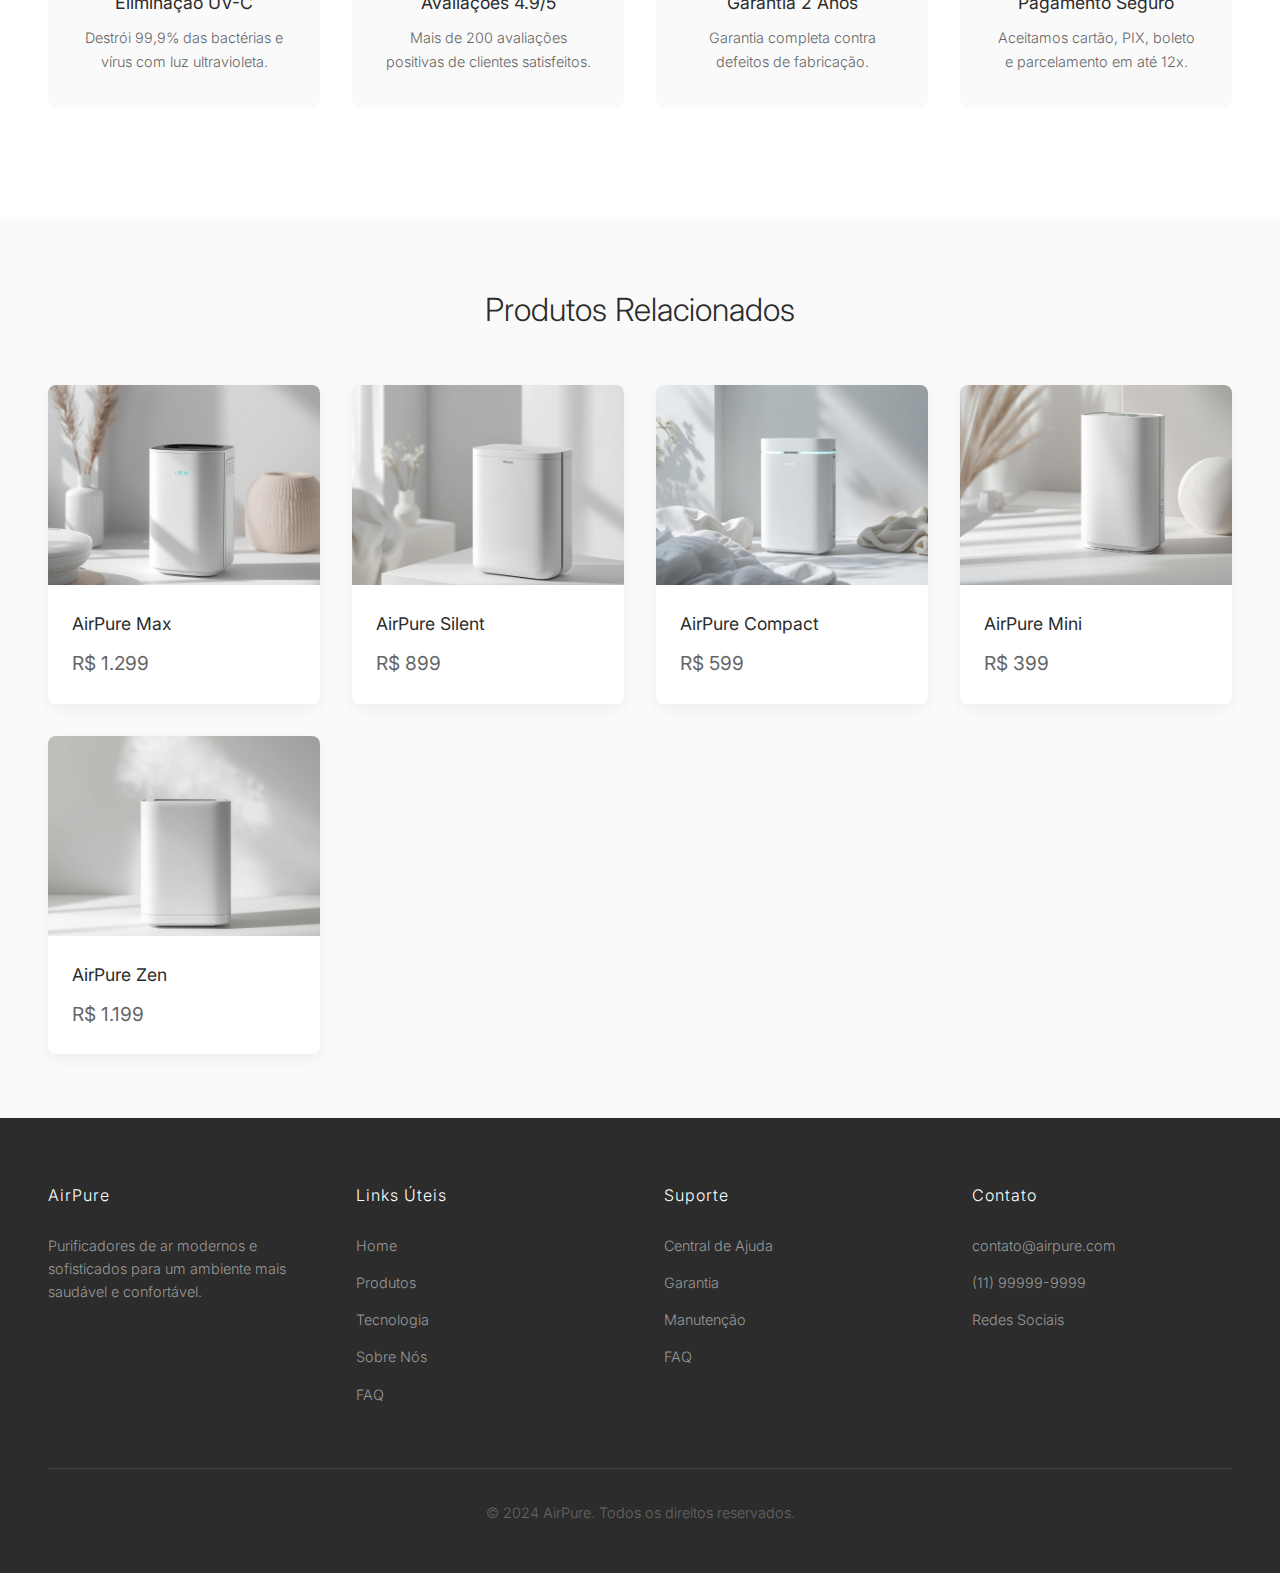
<file: airpure/1010-final/products/wiiser.html>
<!DOCTYPE html>
<html lang="pt-BR">
<head>
  <meta charset="UTF-8">
  <meta name="viewport" content="width=device-width, initial-scale=1.0">
  <title>AirPure Wiiser - Purificador Top de Linha</title>
  <meta name="description" content="Modelo top de linha com purificação UV e ionização.">

  <link rel="preconnect" href="https://fonts.googleapis.com">
  <link rel="preconnect" href="https://fonts.gstatic.com" crossorigin>
  <link href="https://fonts.googleapis.com/css2?family=Inter:wght@200;300;400;500&family=Poppins:wght@300;400;500;600&display=swap" rel="stylesheet">

  <link href="../css/style.css" rel="stylesheet">
  <link href="product-page.css" rel="stylesheet">
</head>

<body id="product">
  <header class="header">
    <nav class="nav-container">
      <div class="logo-container">
        <a href="../index.html" class="logo">
          <svg width="200" height="60" viewBox="0 0 200 60" xmlns="http://www.w3.org/2000/svg" class="airpure-logo">
            <style>
              .pulse-glow {
                animation: pulseGlow 2s ease-in-out infinite;
              }
              @keyframes pulseGlow {
                0%, 100% { opacity: 0.6; transform: scale(1); }
                50% { opacity: 1; transform: scale(1.1); }
              }

              .traveling-bubble {
                opacity: 0;
                transition: opacity 0.5s ease;
              }

              .airpure-logo:hover .pulse-glow {
                opacity: 0;
                animation: none;
              }

              .airpure-logo:hover .traveling-bubble {
                opacity: 1;
                animation: travelAndFloat 12s ease-in-out infinite;
              }

              @keyframes travelAndFloat {
                0% { offset-distance: 0%; transform: translateY(0px); }
                60% { offset-distance: 100%; transform: translateY(0px); }
                70% { offset-distance: 100%; transform: translateY(-1px); }
                75% { offset-distance: 100%; transform: translateY(0px); }
                80% { offset-distance: 100%; transform: translateY(-2px); }
                83% { offset-distance: 100%; transform: translateY(0px); }
                86% { offset-distance: 100%; transform: translateY(-1px); }
                89% { offset-distance: 100%; transform: translateY(0px); }
                92% { offset-distance: 100%; transform: translateY(-3px); }
                95% { offset-distance: 100%; transform: translateY(0px); }
                98% { offset-distance: 100%; transform: translateY(-1px); }
                100% { offset-distance: 100%; transform: translateY(0px); }
              }

              .travel-path {
                offset-path: path('M 37,12 C 50,8 80,6 110,8 C 135,10 145,12 148,20 C 150,32 148,40 145,47 C 140,50 120,50 90,50 C 60,50 30,50 15,47 C 8,44 6,35 8,25 C 10,18 18,14 28,12 C 32,11 35,11 37,12');
              }
            </style>

            <defs>
              <path id="travel-route" d="M 37,12 Q 70,2 100,2 Q 140,2 150,15 Q 155,30 150,45 Q 140,52 100,52 Q 60,52 20,52 Q 5,52 5,30 Q 5,15 20,8 Q 30,10 37,12"/>
            </defs>

            <text x="10" y="40" font-family="Inter, sans-serif" font-size="28" font-weight="600" fill="currentColor">A</text>
            <rect x="35" y="20" width="2" height="20" fill="currentColor"/>
            <text x="42" y="40" font-family="Inter, sans-serif" font-size="28" font-weight="300" fill="currentColor">r</text>

            <circle cx="37" cy="12" r="4" fill="#60a5fa" opacity="0.3" class="pulse-glow"/>
            <circle cx="37" cy="12" r="2" fill="#3b82f6" opacity="0.8" class="pulse-glow" style="animation-delay: 0.3s"/>

            <circle r="4" fill="#60a5fa" opacity="0.3" class="traveling-bubble travel-path"/>
            <circle r="2" fill="#3b82f6" opacity="0.8" class="traveling-bubble travel-path"/>

            <text x="60" y="40" font-family="Inter, sans-serif" font-size="28" font-weight="600" fill="currentColor">P</text>
            <text x="80" y="40" font-family="Inter, sans-serif" font-size="28" font-weight="300" fill="currentColor">u</text>
            <text x="100" y="40" font-family="Inter, sans-serif" font-size="28" font-weight="300" fill="currentColor">r</text>
            <text x="115" y="40" font-family="Inter, sans-serif" font-size="28" font-weight="300" fill="currentColor">e</text>
          </svg>
        </a>
      </div>
      <ul class="nav-menu">
        <li><a href="../index.html#home">Home</a></li>
        <li><a href="../index.html#products">Produtos</a></li>
        <li><a href="../index.html#technology">Tecnologia</a></li>
        <li><a href="../index.html#benefits">Sobre</a></li>
        <li><a href="../index.html#faq">FAQ</a></li>
        <li><a href="../index.html#footer">Contato</a></li>
      </ul>
      <button class="profile-icon" aria-label="Perfil">
        <svg width="24" height="24" viewBox="0 0 24 24" fill="none" xmlns="http://www.w3.org/2000/svg">
          <path d="M12 12C14.7614 12 17 9.76142 17 7C17 4.23858 14.7614 2 12 2C9.23858 2 7 4.23858 7 7C7 9.76142 9.23858 12 12 12Z" fill="white"/>
          <path d="M12 14C8.13401 14 5 17.134 5 21C5 21.5523 4.55228 22 4 22C3.44772 22 3 21.5523 3 21C3 16.0294 7.02944 12 12 12C16.9706 12 21 16.0294 21 21C21 21.5523 20.5523 22 20 22C19.4477 22 19 21.5523 19 21C19 17.134 15.866 14 12 14Z" fill="white"/>
        </svg>
      </button>
      <div class="hamburger-menu">
        <button class="hamburger-toggle" aria-label="Abrir menu">
          <span class="bar bar1"></span>
          <span class="bar bar2"></span>
          <span class="bar bar3"></span>
        </button>
        <nav class="hamburger-nav">
          <ul>
            <li><a href="../index.html#home">Home</a></li>
            <li><a href="../index.html#products">Produtos</a></li>
            <li><a href="../index.html#technology">Tecnologia</a></li>
            <li><a href="../index.html#benefits">Sobre</a></li>
            <li><a href="../index.html#faq">FAQ</a></li>
            <li><a href="../index.html#footer">Contato</a></li>
          </ul>
        </nav>
      </div>
    </nav>
  </header>

  <main>
    <!-- Product Info Section -->
    <section class="product-info-section">
      <div class="product-info-left">
        <h2 class="product-info-title">AirPure Wiiser</h2>
        <p class="product-info-description">Modelo top de linha com purificação UV e ionização. Incorpora tecnologias avançadas como luz UV-C para eliminação de bactérias e vírus, além de ionização para neutralização de odores e partículas.</p>
        <p class="product-info-price">R$ 1.599</p>
        <div class="product-info-buttons">
          <a href="#" class="btn-primary">Comprar Agora</a>
          <button class="btn-secondary">Adicionar ao Carrinho</button>
        </div>
      </div>
      <div class="product-info-right">
        <div class="product-carousel">
          <img src="../images/produtos/Wiiser.jpg" alt="AirPure Wiiser" class="carousel-image product-main-image">
          <div class="carousel-image" style="opacity: 0; position: absolute; top: 0; left: 0; width: 100%; height: 100%; background: #f0f0f0; display: flex; align-items: center; justify-content: center; color: #666;">Imagem 2 (Placeholder)</div>
          <div class="carousel-image" style="opacity: 0; position: absolute; top: 0; left: 0; width: 100%; height: 100%; background: #f0f0f0; display: flex; align-items: center; justify-content: center; color: #666;">Imagem 3 (Placeholder)</div>
        </div>
      </div>
    </section>

    <!-- Detailed Section -->
    <section class="product-detailed">
      <div class="product-detailed-container">
        <div class="product-description-expanded">
          <h3>Descrição Detalhada</h3>
          <p>O AirPure Wiiser representa o ápice da tecnologia de purificação de ar. Equipado com lâmpada UV-C que elimina 99,9% das bactérias e vírus, além de sistema de ionização que neutraliza odores e partículas carregadas.</p>
          <p>Conta com filtro HEPA H14 de ultra eficiência, sensor inteligente de qualidade do ar e controle total via aplicativo móvel. O design premium combina elegância com máxima performance.</p>
          <p>Ideal para ambientes que exigem o mais alto padrão de purificação, como salas de cirurgia, laboratórios ou residências com pessoas alérgicas ou com sistema imunológico comprometido.</p>
        </div>
        <div class="product-specs">
          <h3>Especificações Técnicas</h3>
          <ul class="specs-list">
            <li><span class="spec-name">Cobertura</span><span class="spec-value">Até 100m²</span></li>
            <li><span class="spec-name">Fluxo de Ar</span><span class="spec-value">600m³/h</span></li>
            <li><span class="spec-name">Filtro</span><span class="spec-value">HEPA H14 + UV-C + Ionização</span></li>
            <li><span class="spec-name">Nível de Ruído</span><span class="spec-value">22-48dB</span></li>
            <li><span class="spec-name">Controle</span><span class="spec-value">App + Painel Touch + Sensor</span></li>
            <li><span class="spec-name">Dimensões</span><span class="spec-value">32x32x65cm</span></li>
            <li><span class="spec-name">Peso</span><span class="spec-value">9kg</span></li>
            <li><span class="spec-name">Voltagem</span><span class="spec-value">110-220V</span></li>
          </ul>
        </div>
      </div>
    </section>

    <!-- Trust Section -->
    <section class="product-trust">
      <div class="product-trust-container">
        <h2>Por Que Confiar no AirPure Wiiser</h2>
        <div class="trust-elements">
          <div class="trust-element">
            <div class="icon">🦠</div>
            <h4>Eliminação UV-C</h4>
            <p>Destrói 99,9% das bactérias e vírus com luz ultravioleta.</p>
          </div>
          <div class="trust-element">
            <div class="icon">⭐</div>
            <h4>Avaliações 4.9/5</h4>
            <p>Mais de 200 avaliações positivas de clientes satisfeitos.</p>
          </div>
          <div class="trust-element">
            <div class="icon">🛡️</div>
            <h4>Garantia 2 Anos</h4>
            <p>Garantia completa contra defeitos de fabricação.</p>
          </div>
          <div class="trust-element">
            <div class="icon">💳</div>
            <h4>Pagamento Seguro</h4>
            <p>Aceitamos cartão, PIX, boleto e parcelamento em até 12x.</p>
          </div>
        </div>
      </div>
    </section>

    <!-- Related Products -->
    <section class="product-related">
      <h2>Produtos Relacionados</h2>
      <div class="related-products-grid">
        <a href="max.html" class="related-product-card">
          <div class="related-product-image">
            <img src="../images/produtos/Max.jpg" alt="AirPure Max">
          </div>
          <div class="related-product-info">
            <h3 class="related-product-name">AirPure Max</h3>
            <p class="related-product-price">R$ 1.299</p>
          </div>
        </a>
        <a href="silent.html" class="related-product-card">
          <div class="related-product-image">
            <img src="../images/produtos/Silent.jpg" alt="AirPure Silent">
          </div>
          <div class="related-product-info">
            <h3 class="related-product-name">AirPure Silent</h3>
            <p class="related-product-price">R$ 899</p>
          </div>
        </a>
        <a href="compact.html" class="related-product-card">
          <div class="related-product-image">
            <img src="../images/produtos/Compact.jpg" alt="AirPure Compact">
          </div>
          <div class="related-product-info">
            <h3 class="related-product-name">AirPure Compact</h3>
            <p class="related-product-price">R$ 599</p>
          </div>
        </a>
        <a href="mini.html" class="related-product-card">
          <div class="related-product-image">
            <img src="../images/produtos/Mini.jpg" alt="AirPure Mini">
          </div>
          <div class="related-product-info">
            <h3 class="related-product-name">AirPure Mini</h3>
            <p class="related-product-price">R$ 399</p>
          </div>
        </a>
        <a href="zen.html" class="related-product-card">
          <div class="related-product-image">
            <img src="../images/produtos/Zen.jpg" alt="AirPure Zen">
          </div>
          <div class="related-product-info">
            <h3 class="related-product-name">AirPure Zen</h3>
            <p class="related-product-price">R$ 1.199</p>
          </div>
        </a>
      </div>
    </section>
  </main>

  <footer class="footer">
    <div class="footer-container">
      <div class="footer-section">
        <h3>AirPure</h3>
        <p>Purificadores de ar modernos e sofisticados para um ambiente mais saudável e confortável.</p>
      </div>

      <div class="footer-section">
        <h3>Links Úteis</h3>
        <a href="../index.html#home">Home</a>
        <a href="../index.html#products">Produtos</a>
        <a href="../index.html#technology">Tecnologia</a>
        <a href="../index.html#benefits">Sobre Nós</a>
        <a href="../index.html#faq">FAQ</a>
      </div>

      <div class="footer-section">
        <h3>Suporte</h3>
        <a href="#">Central de Ajuda</a>
        <a href="#">Garantia</a>
        <a href="#">Manutenção</a>
        <a href="#">FAQ</a>
      </div>

      <div class="footer-section">
        <h3>Contato</h3>
        <a href="mailto:contato@airpure.com">contato@airpure.com</a>
        <a href="tel:+5511999999999">(11) 99999-9999</a>
        <a href="#">Redes Sociais</a>
      </div>
    </div>

    <div class="footer-bottom">
      <p>&copy; 2024 AirPure. Todos os direitos reservados.</p>
    </div>
  </footer>

  <script src="../js/script.js"></script>
  <script src="product-page.js"></script>
</body>
</html>
</file>
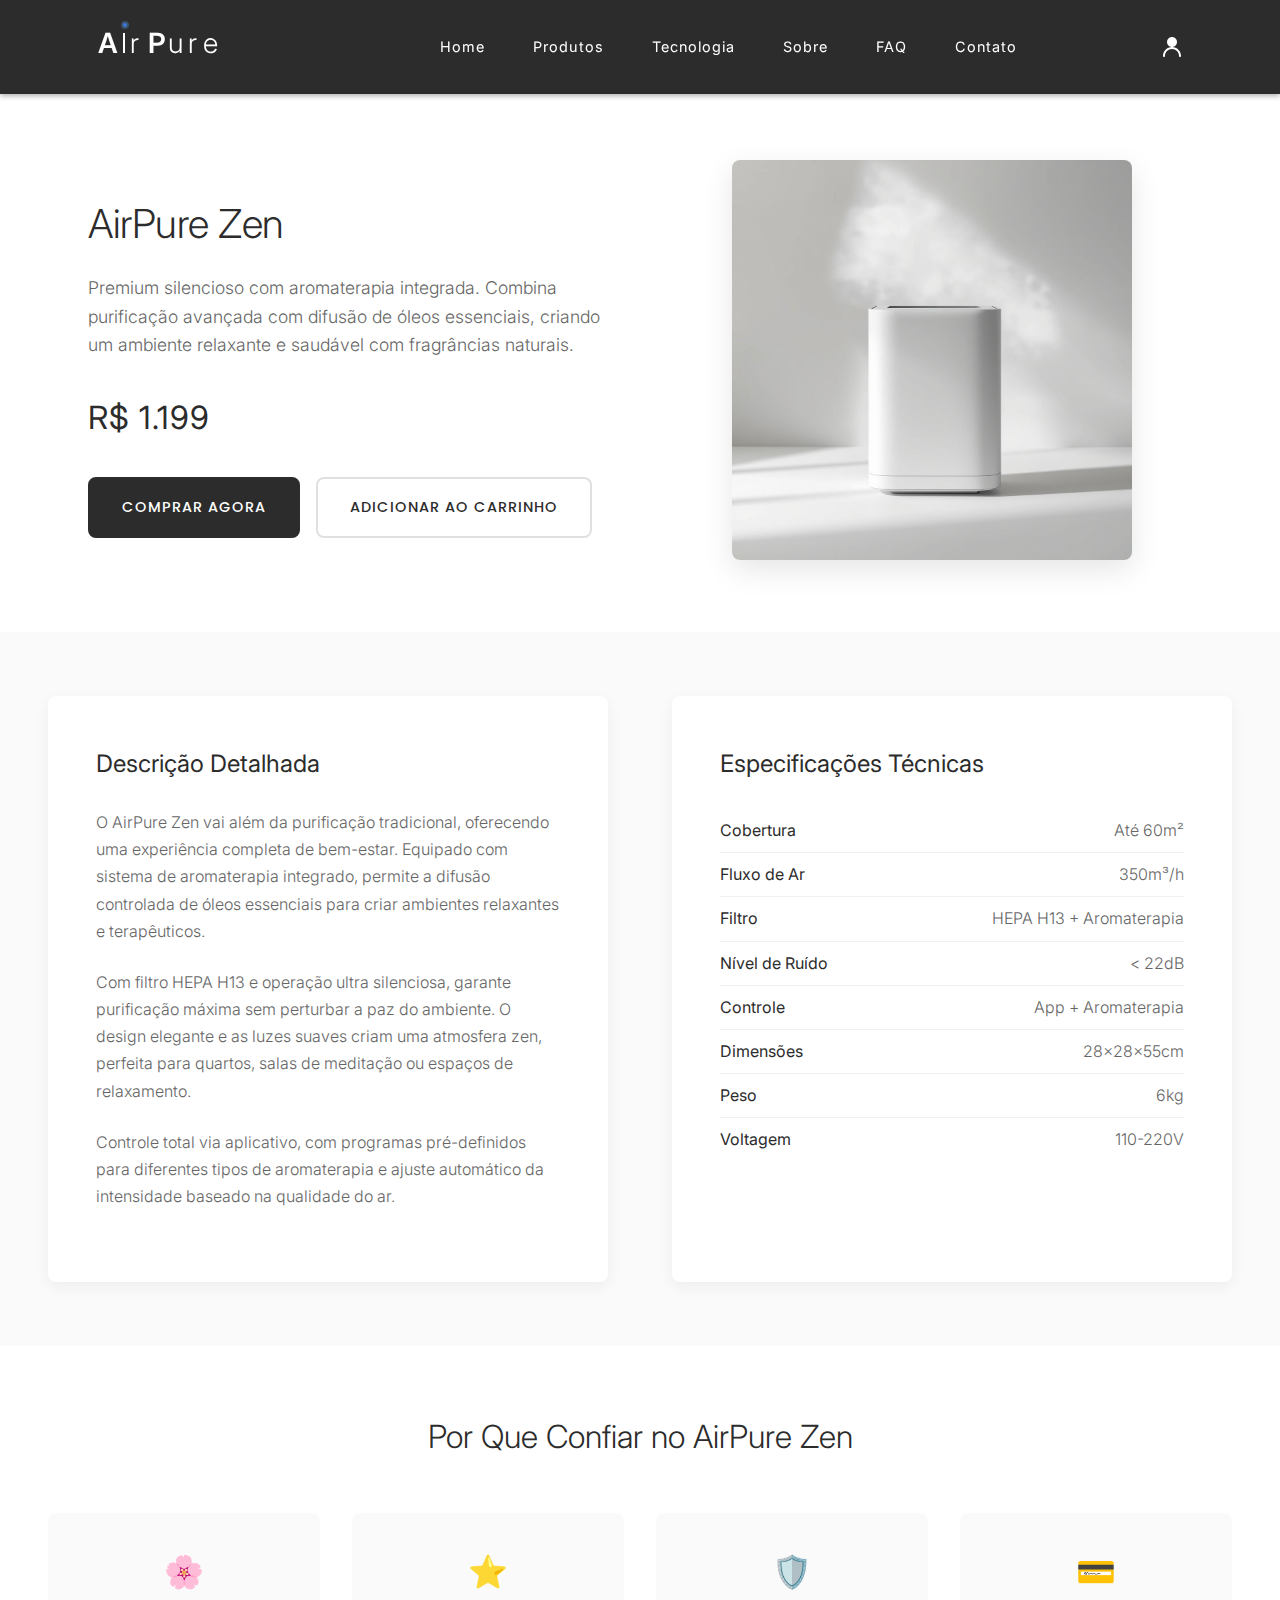
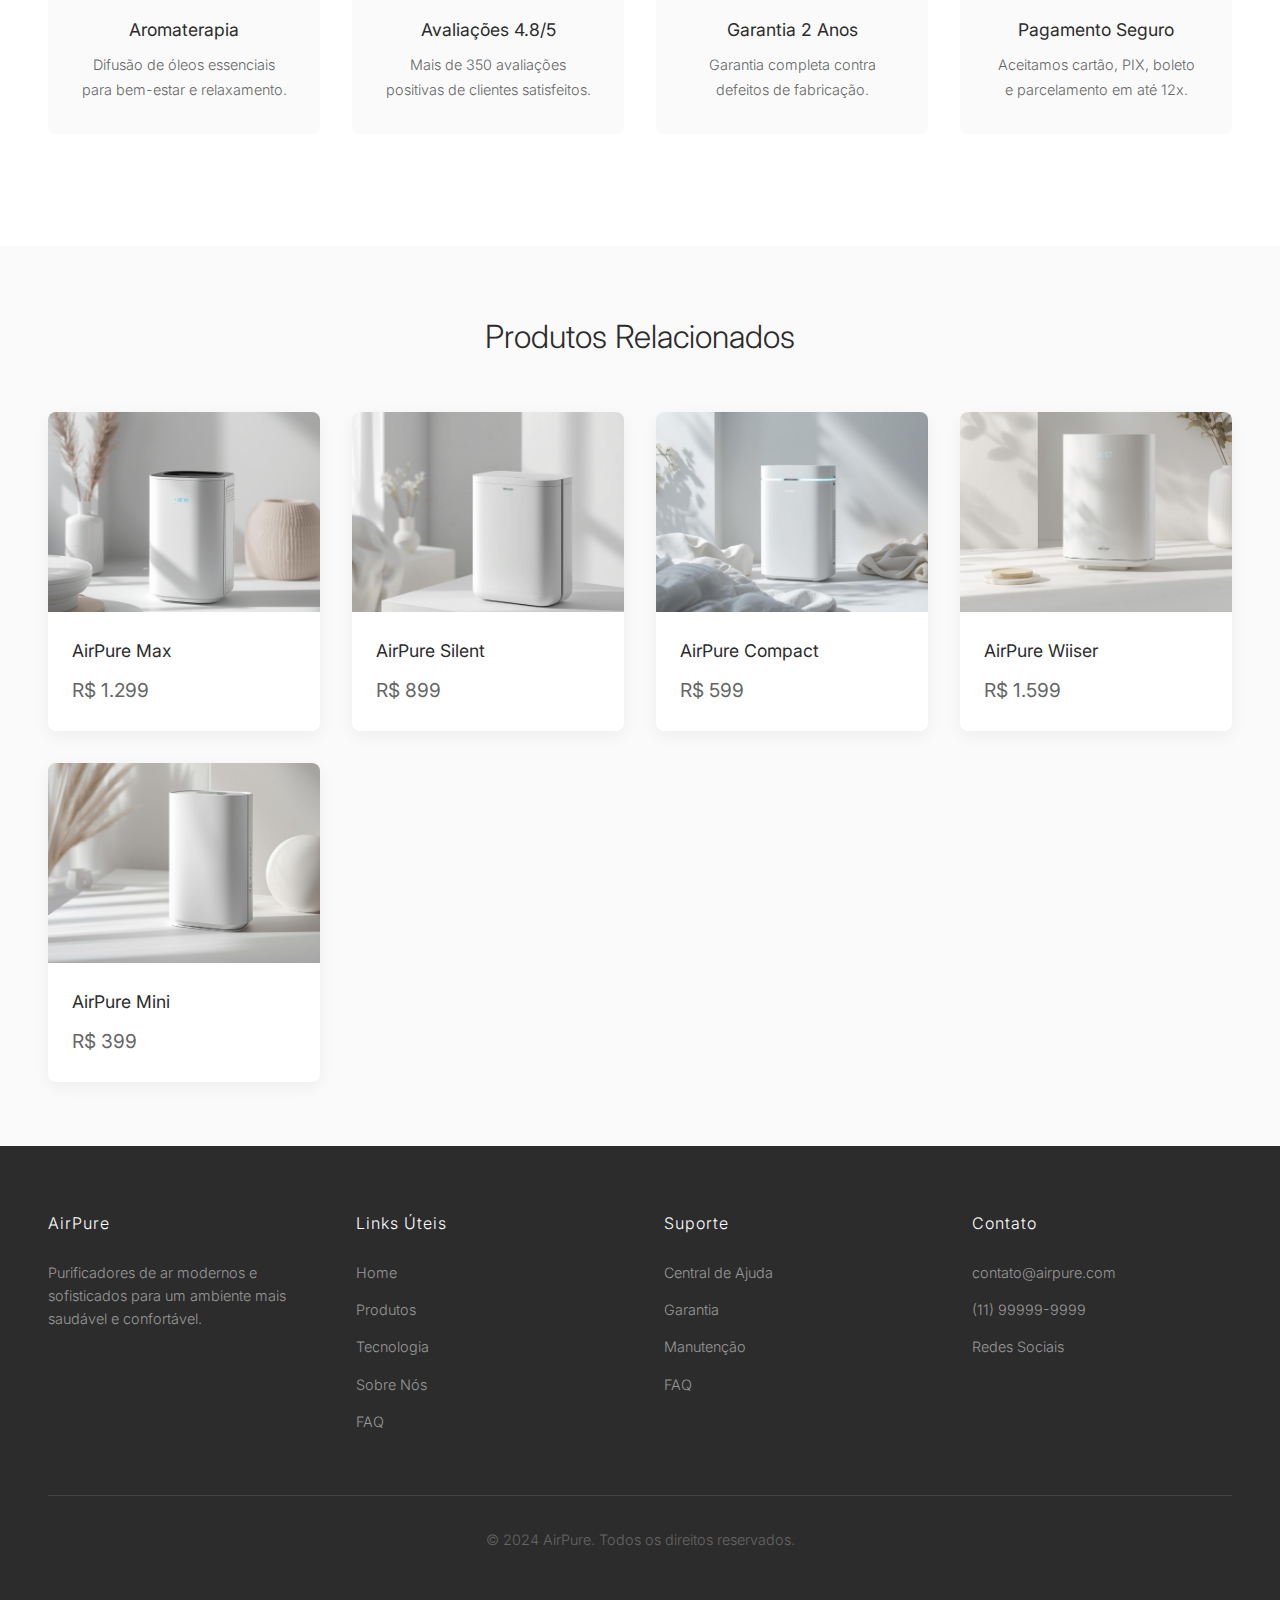
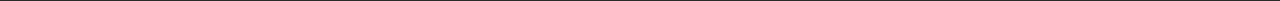
<file: airpure/1010-final/products/zen.html>
<!DOCTYPE html>
<html lang="pt-BR">
<head>
  <meta charset="UTF-8">
  <meta name="viewport" content="width=device-width, initial-scale=1.0">
  <title>AirPure Zen - Premium Silencioso com Aromaterapia</title>
  <meta name="description" content="Premium silencioso com aromaterapia integrada.">

  <link rel="preconnect" href="https://fonts.googleapis.com">
  <link rel="preconnect" href="https://fonts.gstatic.com" crossorigin>
  <link href="https://fonts.googleapis.com/css2?family=Inter:wght@200;300;400;500&family=Poppins:wght@300;400;500;600&display=swap" rel="stylesheet">

  <link href="../css/style.css" rel="stylesheet">
  <link href="product-page.css" rel="stylesheet">
</head>

<body id="product">
  <header class="header">
    <nav class="nav-container">
      <div class="logo-container">
        <a href="../index.html" class="logo">
          <svg width="200" height="60" viewBox="0 0 200 60" xmlns="http://www.w3.org/2000/svg" class="airpure-logo">
            <style>
              .pulse-glow {
                animation: pulseGlow 2s ease-in-out infinite;
              }
              @keyframes pulseGlow {
                0%, 100% { opacity: 0.6; transform: scale(1); }
                50% { opacity: 1; transform: scale(1.1); }
              }

              .traveling-bubble {
                opacity: 0;
                transition: opacity 0.5s ease;
              }

              .airpure-logo:hover .pulse-glow {
                opacity: 0;
                animation: none;
              }

              .airpure-logo:hover .traveling-bubble {
                opacity: 1;
                animation: travelAndFloat 12s ease-in-out infinite;
              }

              @keyframes travelAndFloat {
                0% { offset-distance: 0%; transform: translateY(0px); }
                60% { offset-distance: 100%; transform: translateY(0px); }
                70% { offset-distance: 100%; transform: translateY(-1px); }
                75% { offset-distance: 100%; transform: translateY(0px); }
                80% { offset-distance: 100%; transform: translateY(-2px); }
                83% { offset-distance: 100%; transform: translateY(0px); }
                86% { offset-distance: 100%; transform: translateY(-1px); }
                89% { offset-distance: 100%; transform: translateY(0px); }
                92% { offset-distance: 100%; transform: translateY(-3px); }
                95% { offset-distance: 100%; transform: translateY(0px); }
                98% { offset-distance: 100%; transform: translateY(-1px); }
                100% { offset-distance: 100%; transform: translateY(0px); }
              }

              .travel-path {
                offset-path: path('M 37,12 C 50,8 80,6 110,8 C 135,10 145,12 148,20 C 150,32 148,40 145,47 C 140,50 120,50 90,50 C 60,50 30,50 15,47 C 8,44 6,35 8,25 C 10,18 18,14 28,12 C 32,11 35,11 37,12');
              }
            </style>

            <defs>
              <path id="travel-route" d="M 37,12 Q 70,2 100,2 Q 140,2 150,15 Q 155,30 150,45 Q 140,52 100,52 Q 60,52 20,52 Q 5,52 5,30 Q 5,15 20,8 Q 30,10 37,12"/>
            </defs>

            <text x="10" y="40" font-family="Inter, sans-serif" font-size="28" font-weight="600" fill="currentColor">A</text>
            <rect x="35" y="20" width="2" height="20" fill="currentColor"/>
            <text x="42" y="40" font-family="Inter, sans-serif" font-size="28" font-weight="300" fill="currentColor">r</text>

            <circle cx="37" cy="12" r="4" fill="#60a5fa" opacity="0.3" class="pulse-glow"/>
            <circle cx="37" cy="12" r="2" fill="#3b82f6" opacity="0.8" class="pulse-glow" style="animation-delay: 0.3s"/>

            <circle r="4" fill="#60a5fa" opacity="0.3" class="traveling-bubble travel-path"/>
            <circle r="2" fill="#3b82f6" opacity="0.8" class="traveling-bubble travel-path"/>

            <text x="60" y="40" font-family="Inter, sans-serif" font-size="28" font-weight="600" fill="currentColor">P</text>
            <text x="80" y="40" font-family="Inter, sans-serif" font-size="28" font-weight="300" fill="currentColor">u</text>
            <text x="100" y="40" font-family="Inter, sans-serif" font-size="28" font-weight="300" fill="currentColor">r</text>
            <text x="115" y="40" font-family="Inter, sans-serif" font-size="28" font-weight="300" fill="currentColor">e</text>
          </svg>
        </a>
      </div>
      <ul class="nav-menu">
        <li><a href="../index.html#home">Home</a></li>
        <li><a href="../index.html#products">Produtos</a></li>
        <li><a href="../index.html#technology">Tecnologia</a></li>
        <li><a href="../index.html#benefits">Sobre</a></li>
        <li><a href="../index.html#faq">FAQ</a></li>
        <li><a href="../index.html#footer">Contato</a></li>
      </ul>
      <button class="profile-icon" aria-label="Perfil">
        <svg width="24" height="24" viewBox="0 0 24 24" fill="none" xmlns="http://www.w3.org/2000/svg">
          <path d="M12 12C14.7614 12 17 9.76142 17 7C17 4.23858 14.7614 2 12 2C9.23858 2 7 4.23858 7 7C7 9.76142 9.23858 12 12 12Z" fill="white"/>
          <path d="M12 14C8.13401 14 5 17.134 5 21C5 21.5523 4.55228 22 4 22C3.44772 22 3 21.5523 3 21C3 16.0294 7.02944 12 12 12C16.9706 12 21 16.0294 21 21C21 21.5523 20.5523 22 20 22C19.4477 22 19 21.5523 19 21C19 17.134 15.866 14 12 14Z" fill="white"/>
        </svg>
      </button>
      <div class="hamburger-menu">
        <button class="hamburger-toggle" aria-label="Abrir menu">
          <span class="bar bar1"></span>
          <span class="bar bar2"></span>
          <span class="bar bar3"></span>
        </button>
        <nav class="hamburger-nav">
          <ul>
            <li><a href="../index.html#home">Home</a></li>
            <li><a href="../index.html#products">Produtos</a></li>
            <li><a href="../index.html#technology">Tecnologia</a></li>
            <li><a href="../index.html#benefits">Sobre</a></li>
            <li><a href="../index.html#faq">FAQ</a></li>
            <li><a href="../index.html#footer">Contato</a></li>
          </ul>
        </nav>
      </div>
    </nav>
  </header>

  <main>
    <!-- Product Info Section -->
    <section class="product-info-section">
      <div class="product-info-left">
        <h2 class="product-info-title">AirPure Zen</h2>
        <p class="product-info-description">Premium silencioso com aromaterapia integrada. Combina purificação avançada com difusão de óleos essenciais, criando um ambiente relaxante e saudável com fragrâncias naturais.</p>
        <p class="product-info-price">R$ 1.199</p>
        <div class="product-info-buttons">
          <a href="#" class="btn-primary">Comprar Agora</a>
          <button class="btn-secondary">Adicionar ao Carrinho</button>
        </div>
      </div>
      <div class="product-info-right">
        <div class="product-carousel">
          <img src="../images/produtos/Zen.jpg" alt="AirPure Zen" class="carousel-image product-main-image">
          <div class="carousel-image" style="opacity: 0; position: absolute; top: 0; left: 0; width: 100%; height: 100%; background: #f0f0f0; display: flex; align-items: center; justify-content: center; color: #666;">Imagem 2 (Placeholder)</div>
          <div class="carousel-image" style="opacity: 0; position: absolute; top: 0; left: 0; width: 100%; height: 100%; background: #f0f0f0; display: flex; align-items: center; justify-content: center; color: #666;">Imagem 3 (Placeholder)</div>
        </div>
      </div>
    </section>

    <!-- Detailed Section -->
    <section class="product-detailed">
      <div class="product-detailed-container">
        <div class="product-description-expanded">
          <h3>Descrição Detalhada</h3>
          <p>O AirPure Zen vai além da purificação tradicional, oferecendo uma experiência completa de bem-estar. Equipado com sistema de aromaterapia integrado, permite a difusão controlada de óleos essenciais para criar ambientes relaxantes e terapêuticos.</p>
          <p>Com filtro HEPA H13 e operação ultra silenciosa, garante purificação máxima sem perturbar a paz do ambiente. O design elegante e as luzes suaves criam uma atmosfera zen, perfeita para quartos, salas de meditação ou espaços de relaxamento.</p>
          <p>Controle total via aplicativo, com programas pré-definidos para diferentes tipos de aromaterapia e ajuste automático da intensidade baseado na qualidade do ar.</p>
        </div>
        <div class="product-specs">
          <h3>Especificações Técnicas</h3>
          <ul class="specs-list">
            <li><span class="spec-name">Cobertura</span><span class="spec-value">Até 60m²</span></li>
            <li><span class="spec-name">Fluxo de Ar</span><span class="spec-value">350m³/h</span></li>
            <li><span class="spec-name">Filtro</span><span class="spec-value">HEPA H13 + Aromaterapia</span></li>
            <li><span class="spec-name">Nível de Ruído</span><span class="spec-value">< 22dB</span></li>
            <li><span class="spec-name">Controle</span><span class="spec-value">App + Aromaterapia</span></li>
            <li><span class="spec-name">Dimensões</span><span class="spec-value">28x28x55cm</span></li>
            <li><span class="spec-name">Peso</span><span class="spec-value">6kg</span></li>
            <li><span class="spec-name">Voltagem</span><span class="spec-value">110-220V</span></li>
          </ul>
        </div>
      </div>
    </section>

    <!-- Trust Section -->
    <section class="product-trust">
      <div class="product-trust-container">
        <h2>Por Que Confiar no AirPure Zen</h2>
        <div class="trust-elements">
          <div class="trust-element">
            <div class="icon">🌸</div>
            <h4>Aromaterapia</h4>
            <p>Difusão de óleos essenciais para bem-estar e relaxamento.</p>
          </div>
          <div class="trust-element">
            <div class="icon">⭐</div>
            <h4>Avaliações 4.8/5</h4>
            <p>Mais de 350 avaliações positivas de clientes satisfeitos.</p>
          </div>
          <div class="trust-element">
            <div class="icon">🛡️</div>
            <h4>Garantia 2 Anos</h4>
            <p>Garantia completa contra defeitos de fabricação.</p>
          </div>
          <div class="trust-element">
            <div class="icon">💳</div>
            <h4>Pagamento Seguro</h4>
            <p>Aceitamos cartão, PIX, boleto e parcelamento em até 12x.</p>
          </div>
        </div>
      </div>
    </section>

    <!-- Related Products -->
    <section class="product-related">
      <h2>Produtos Relacionados</h2>
      <div class="related-products-grid">
        <a href="max.html" class="related-product-card">
          <div class="related-product-image">
            <img src="../images/produtos/Max.jpg" alt="AirPure Max">
          </div>
          <div class="related-product-info">
            <h3 class="related-product-name">AirPure Max</h3>
            <p class="related-product-price">R$ 1.299</p>
          </div>
        </a>
        <a href="silent.html" class="related-product-card">
          <div class="related-product-image">
            <img src="../images/produtos/Silent.jpg" alt="AirPure Silent">
          </div>
          <div class="related-product-info">
            <h3 class="related-product-name">AirPure Silent</h3>
            <p class="related-product-price">R$ 899</p>
          </div>
        </a>
        <a href="compact.html" class="related-product-card">
          <div class="related-product-image">
            <img src="../images/produtos/Compact.jpg" alt="AirPure Compact">
          </div>
          <div class="related-product-info">
            <h3 class="related-product-name">AirPure Compact</h3>
            <p class="related-product-price">R$ 599</p>
          </div>
        </a>
        <a href="wiiser.html" class="related-product-card">
          <div class="related-product-image">
            <img src="../images/produtos/Wiiser.jpg" alt="AirPure Wiiser">
          </div>
          <div class="related-product-info">
            <h3 class="related-product-name">AirPure Wiiser</h3>
            <p class="related-product-price">R$ 1.599</p>
          </div>
        </a>
        <a href="mini.html" class="related-product-card">
          <div class="related-product-image">
            <img src="../images/produtos/Mini.jpg" alt="AirPure Mini">
          </div>
          <div class="related-product-info">
            <h3 class="related-product-name">AirPure Mini</h3>
            <p class="related-product-price">R$ 399</p>
          </div>
        </a>
      </div>
    </section>
  </main>

  <footer class="footer">
    <div class="footer-container">
      <div class="footer-section">
        <h3>AirPure</h3>
        <p>Purificadores de ar modernos e sofisticados para um ambiente mais saudável e confortável.</p>
      </div>

      <div class="footer-section">
        <h3>Links Úteis</h3>
        <a href="../index.html#home">Home</a>
        <a href="../index.html#products">Produtos</a>
        <a href="../index.html#technology">Tecnologia</a>
        <a href="../index.html#benefits">Sobre Nós</a>
        <a href="../index.html#faq">FAQ</a>
      </div>

      <div class="footer-section">
        <h3>Suporte</h3>
        <a href="#">Central de Ajuda</a>
        <a href="#">Garantia</a>
        <a href="#">Manutenção</a>
        <a href="#">FAQ</a>
      </div>

      <div class="footer-section">
        <h3>Contato</h3>
        <a href="mailto:contato@airpure.com">contato@airpure.com</a>
        <a href="tel:+5511999999999">(11) 99999-9999</a>
        <a href="#">Redes Sociais</a>
      </div>
    </div>

    <div class="footer-bottom">
      <p>&copy; 2024 AirPure. Todos os direitos reservados.</p>
    </div>
  </footer>

  <script src="../js/script.js"></script>
  <script src="product-page.js"></script>
</body>
</html>
</file>
<file: airpure/1002-header/css/header.css>
/* Header Styles */
.header {
  position: fixed;
  top: 0;
  width: 100%;
  background: rgba(255, 255, 255, 0.95);
  backdrop-filter: blur(25px);
  border-bottom: 1px solid rgba(0, 0, 0, 0.08);
  z-index: 1000;
  transition: all 0.4s cubic-bezier(0.25, 0.46, 0.45, 0.94);
  animation: slideDown 0.8s ease-out;
}

@keyframes slideDown {
  from {
    transform: translateY(-100%);
    opacity: 0;
  }
  to {
    transform: translateY(0);
    opacity: 1;
  }
}

.header.scrolled {
  padding: 1rem 0;
  background: rgba(255, 255, 255, 0.98);
  box-shadow: 0 4px 20px rgba(0, 0, 0, 0.08);
}

.nav-container {
  max-width: 1200px;
  margin: 0 auto;
  display: flex;
  justify-content: space-between;
  align-items: center;
  padding: 0 3rem;
}

.logo {
  font-size: 1.6rem;
  font-weight: 400;
  color: #2c2c2c;
  text-decoration: none;
  letter-spacing: 3px;
  position: relative;
  transition: all 0.3s ease;
}

.logo::after {
  content: '';
  position: absolute;
  bottom: -5px;
  left: 0;
  width: 0;
  height: 2px;
  background: linear-gradient(90deg, #2c2c2c, #666);
  transition: width 0.4s ease;
}

.logo:hover::after {
  width: 100%;
}

.nav-menu {
  display: flex;
  list-style: none;
  gap: 3rem;
}

.nav-menu li {
  position: relative;
}

.nav-menu a {
  text-decoration: none;
  color: #666;
  font-weight: 400;
  font-size: 0.9rem;
  letter-spacing: 1px;
  transition: all 0.3s ease;
  position: relative;
  padding: 0.5rem 0;
}

.nav-menu a::before {
  content: '';
  position: absolute;
  bottom: 0;
  left: 50%;
  width: 0;
  height: 1px;
  background: #2c2c2c;
  transition: all 0.3s ease;
  transform: translateX(-50%);
}

.nav-menu a:hover {
  color: #2c2c2c;
  transform: translateY(-2px);
}

.nav-menu a:hover::before {
  width: 100%;
}

.cta-button {
  background: transparent;
  color: #2c2c2c;
  padding: 0.9rem 2.2rem;
  border: 2px solid #2c2c2c;
  border-radius: 8px;
  font-family: 'Poppins', sans-serif;
  font-weight: 500;
  text-decoration: none;
  transition: all 0.6s cubic-bezier(0.23, 1, 0.32, 1);
  font-size: 0.85rem;
  letter-spacing: 1.5px;
  text-transform: uppercase;
  position: relative;
  overflow: hidden;
}

.cta-button::before {
  content: '';
  position: absolute;
  top: 0;
  left: -100%;
  width: 100%;
  height: 100%;
  background: linear-gradient(135deg, #2c2c2c, #404040);
  transition: left 0.6s cubic-bezier(0.23, 1, 0.32, 1);
  z-index: -1;
}

.cta-button:hover {
  color: white;
  transform: translateY(-1px);
  box-shadow: 0 6px 20px rgba(44, 44, 44, 0.15);
}

.cta-button:hover::before {
  left: 0;
}
</file>
<file: airpure/1010-final/css/style.css>
@import "./global.css";
@import "./header.css";
@import "./hero.css";
@import "./products.css";
@import "./technology.css";
@import "./benefits.css";
@import "./footer.css";
@import "./responsive.css";
</file>
<file: airpure/1010-final/css/faq.css>
/* FAQ Section */
.faq {
  padding: 4rem 3rem;
  max-width: 800px;
  margin: 0 auto 6rem auto;
}

.faq h2.section-title {
  text-align: center;
  font-weight: 400;
  margin-bottom: 2rem;
  color: #2c2c2c;
}

.faq-item {
  border: 1px solid #e0e0e0;
  border-radius: 8px;
  margin-bottom: 1rem;
  overflow: hidden;
  background: white;
  box-shadow: 0 2px 8px rgba(0,0,0,0.05);
}

.faq-question {
  cursor: pointer;
  padding: 1.2rem 1.5rem;
  font-weight: 500;
  font-size: 1.1rem;
  color: #2c2c2c;
  display: flex;
  justify-content: space-between;
  align-items: center;
  user-select: none;
}

.faq-question .arrow {
  transition: transform 0.3s ease;
  width: 16px;
  height: 16px;
  fill: #2c2c2c;
}

.faq-question.active .arrow {
  transform: rotate(180deg);
}

.faq-answer {
  max-height: 0;
  overflow: hidden;
  padding: 0 1.5rem;
  font-weight: 300;
  font-size: 1rem;
  color: #555;
  line-height: 1.5;
  transition: max-height 0.4s ease, padding 0.4s ease;
}

.faq-answer.open {
  padding: 1rem 1.5rem 1.5rem 1.5rem;
  max-height: 500px; /* enough for typical answers */
}

/* Responsive */
@media (max-width: 600px) {
  .faq {
    padding: 3rem 1.5rem;
  }

  .faq-question {
    font-size: 1rem;
  }

  .faq-answer {
    font-size: 0.9rem;
  }
}
</file>
<file: airpure/1010-final/products/product-page.css>
/* Product Page Styles - Consistent with existing design */

/* Hero Section */
.product-hero {
  position: relative;
  height: 40vh; /* Reduced height from 60vh to 40vh */
  background: #fafafa;
  display: flex;
  align-items: center;
  justify-content: center;
  overflow: hidden;
  box-shadow: inset 0 -80px 80px -40px rgba(0, 0, 0, 0.3); /* Dark shadow effect similar to home */
}

.product-hero-image {
  width: 100%;
  height: 100%;
  object-fit: cover;
  object-position: center;
}

.product-hero-overlay {
  position: absolute;
  top: 0;
  left: 0;
  right: 0;
  bottom: 0;
  background: rgba(0, 0, 0, 0.1);
  display: flex;
  align-items: center;
  justify-content: center;
}

.product-hero-content {
  text-align: center;
  color: #2c2c2c;
  z-index: 2;
}

.product-hero-title {
  font-size: 3rem;
  font-weight: 300;
  margin-bottom: 1rem;
  letter-spacing: -1px;
}

.product-hero-price {
  font-size: 1.5rem;
  font-weight: 400;
  color: #666;
}

/* Product Info Section */
.product-info-section {
  padding: 4rem 3rem;
  background: white;
  display: grid;
  grid-template-columns: 1fr 1fr;
  gap: 4rem;
  max-width: 1200px;
  margin: 0 auto;
}

.product-info-left {
  display: flex;
  flex-direction: column;
  justify-content: center;
}

.product-info-title {
  font-size: 2.5rem;
  font-weight: 300;
  margin-bottom: 1rem;
  color: #2c2c2c;
  letter-spacing: -0.5px;
}

.product-info-description {
  font-size: 1.1rem;
  color: #666;
  margin-bottom: 2rem;
  line-height: 1.6;
  font-weight: 300;
}

.product-info-price {
  font-size: 2rem;
  font-weight: 400;
  color: #2c2c2c;
  margin-bottom: 2rem;
  letter-spacing: 1px;
}

.product-info-buttons {
  display: flex;
  gap: 1rem;
  flex-wrap: wrap;
}

.btn-primary, .btn-secondary {
  padding: 1rem 2rem;
  border-radius: 8px;
  font-family: 'Poppins', sans-serif;
  font-weight: 500;
  cursor: pointer;
  transition: all 0.3s ease;
  font-size: 0.9rem;
  letter-spacing: 1px;
  text-transform: uppercase;
  text-decoration: none;
  display: inline-block;
  text-align: center;
  min-width: 200px;
}

.btn-primary {
  background: #2c2c2c;
  color: white;
  border: 2px solid #2c2c2c;
}

.btn-primary:hover {
  background: white;
  color: #2c2c2c;
  transform: translateY(-2px);
}

.btn-secondary {
  background: white;
  color: #2c2c2c;
  border: 2px solid #e0e0e0;
}

.btn-secondary:hover {
  background: #2c2c2c;
  color: white;
  transform: translateY(-2px);
}

.product-info-right {
  display: flex;
  align-items: center;
  justify-content: center;
}

.product-main-image {
  width: 100%;
  max-width: 400px;
  height: auto;
  border-radius: 8px;
  box-shadow: 0 10px 30px rgba(0, 0, 0, 0.1);
}

/* Detailed Section */
.product-detailed {
  padding: 4rem 3rem;
  background: #fafafa;
}

.product-detailed-container {
  max-width: 1200px;
  margin: 0 auto;
  display: grid;
  grid-template-columns: 1fr 1fr;
  gap: 4rem;
}

.product-description-expanded {
  background: white;
  padding: 3rem;
  border-radius: 8px;
  box-shadow: 0 5px 15px rgba(0, 0, 0, 0.05);
}

.product-description-expanded h3 {
  font-size: 1.5rem;
  font-weight: 400;
  margin-bottom: 1.5rem;
  color: #2c2c2c;
}

.product-description-expanded p {
  color: #666;
  line-height: 1.7;
  margin-bottom: 1.5rem;
  font-weight: 300;
}

.product-specs {
  background: white;
  padding: 3rem;
  border-radius: 8px;
  box-shadow: 0 5px 15px rgba(0, 0, 0, 0.05);
}

.product-specs h3 {
  font-size: 1.5rem;
  font-weight: 400;
  margin-bottom: 1.5rem;
  color: #2c2c2c;
}

.specs-list {
  list-style: none;
  padding: 0;
}

.specs-list li {
  padding: 0.5rem 0;
  border-bottom: 1px solid #f0f0f0;
  display: flex;
  justify-content: space-between;
}

.specs-list li:last-child {
  border-bottom: none;
}

.specs-list .spec-name {
  font-weight: 400;
  color: #2c2c2c;
}

.specs-list .spec-value {
  color: #666;
  font-weight: 300;
}

/* Trust Section */
.product-trust {
  padding: 4rem 3rem;
  background: white;
}

.product-trust-container {
  max-width: 1200px;
  margin: 0 auto;
  text-align: center;
}

.product-trust h2 {
  font-size: 2rem;
  font-weight: 300;
  margin-bottom: 3rem;
  color: #2c2c2c;
}

.trust-elements {
  display: grid;
  grid-template-columns: repeat(auto-fit, minmax(200px, 1fr));
  gap: 2rem;
  margin-bottom: 3rem;
}

.trust-element {
  background: #fafafa;
  padding: 2rem;
  border-radius: 8px;
  display: flex;
  flex-direction: column;
  align-items: center;
}

.trust-element .icon {
  font-size: 2rem;
  margin-bottom: 1rem;
}

.trust-element h4 {
  font-size: 1.1rem;
  font-weight: 400;
  margin-bottom: 0.5rem;
  color: #2c2c2c;
}

.trust-element p {
  color: #666;
  font-size: 0.9rem;
  text-align: center;
  font-weight: 300;
}

/* Related Products */
.product-related {
  padding: 4rem 3rem;
  background: #fafafa;
}

.product-related h2 {
  text-align: center;
  font-size: 2rem;
  font-weight: 300;
  margin-bottom: 3rem;
  color: #2c2c2c;
}

.related-products-grid {
  display: grid;
  grid-template-columns: repeat(auto-fit, minmax(250px, 1fr));
  gap: 2rem;
  max-width: 1200px;
  margin: 0 auto;
}

.related-product-card {
  background: white;
  border-radius: 8px;
  overflow: hidden;
  transition: all 0.3s ease;
  box-shadow: 0 5px 15px rgba(0, 0, 0, 0.05);
  text-decoration: none;
  color: inherit;
}

.related-product-card:hover {
  transform: translateY(-5px);
  box-shadow: 0 10px 25px rgba(0, 0, 0, 0.1);
}

.related-product-image {
  height: 200px;
  background: white;
  display: flex;
  align-items: center;
  justify-content: center;
  overflow: hidden;
}

.related-product-image img {
  width: 100%;
  height: 100%;
  object-fit: cover;
}

.related-product-info {
  padding: 1.5rem;
}

.related-product-name {
  font-size: 1.1rem;
  font-weight: 400;
  margin-bottom: 0.5rem;
  color: #2c2c2c;
}

.related-product-price {
  font-size: 1.2rem;
  font-weight: 400;
  color: #666;
}

/* Specific styling for Mini product card */
.related-product-card[href*="mini"] .related-product-image img {
  object-position: bottom;
}

.related-product-card[href*="wiiser"] .related-product-image img {
  object-position: bottom;
}

/* Responsive */
@media (max-width: 768px) {
  .product-hero-title {
    font-size: 2rem;
  }

  .product-info-section {
    grid-template-columns: 1fr;
    gap: 2rem;
    padding: 2rem 1.5rem;
  }

  .product-info-title {
    font-size: 2rem;
  }

  .product-info-buttons {
    flex-direction: column;
  }

  .btn-primary, .btn-secondary {
    min-width: auto;
  }

  .product-detailed-container {
    grid-template-columns: 1fr;
    gap: 2rem;
    padding: 2rem 1.5rem;
  }

  .product-description-expanded, .product-specs {
    padding: 2rem;
  }

  .trust-elements {
    grid-template-columns: 1fr;
  }

  .related-products-grid {
    grid-template-columns: 1fr;
  }
}
</file>
